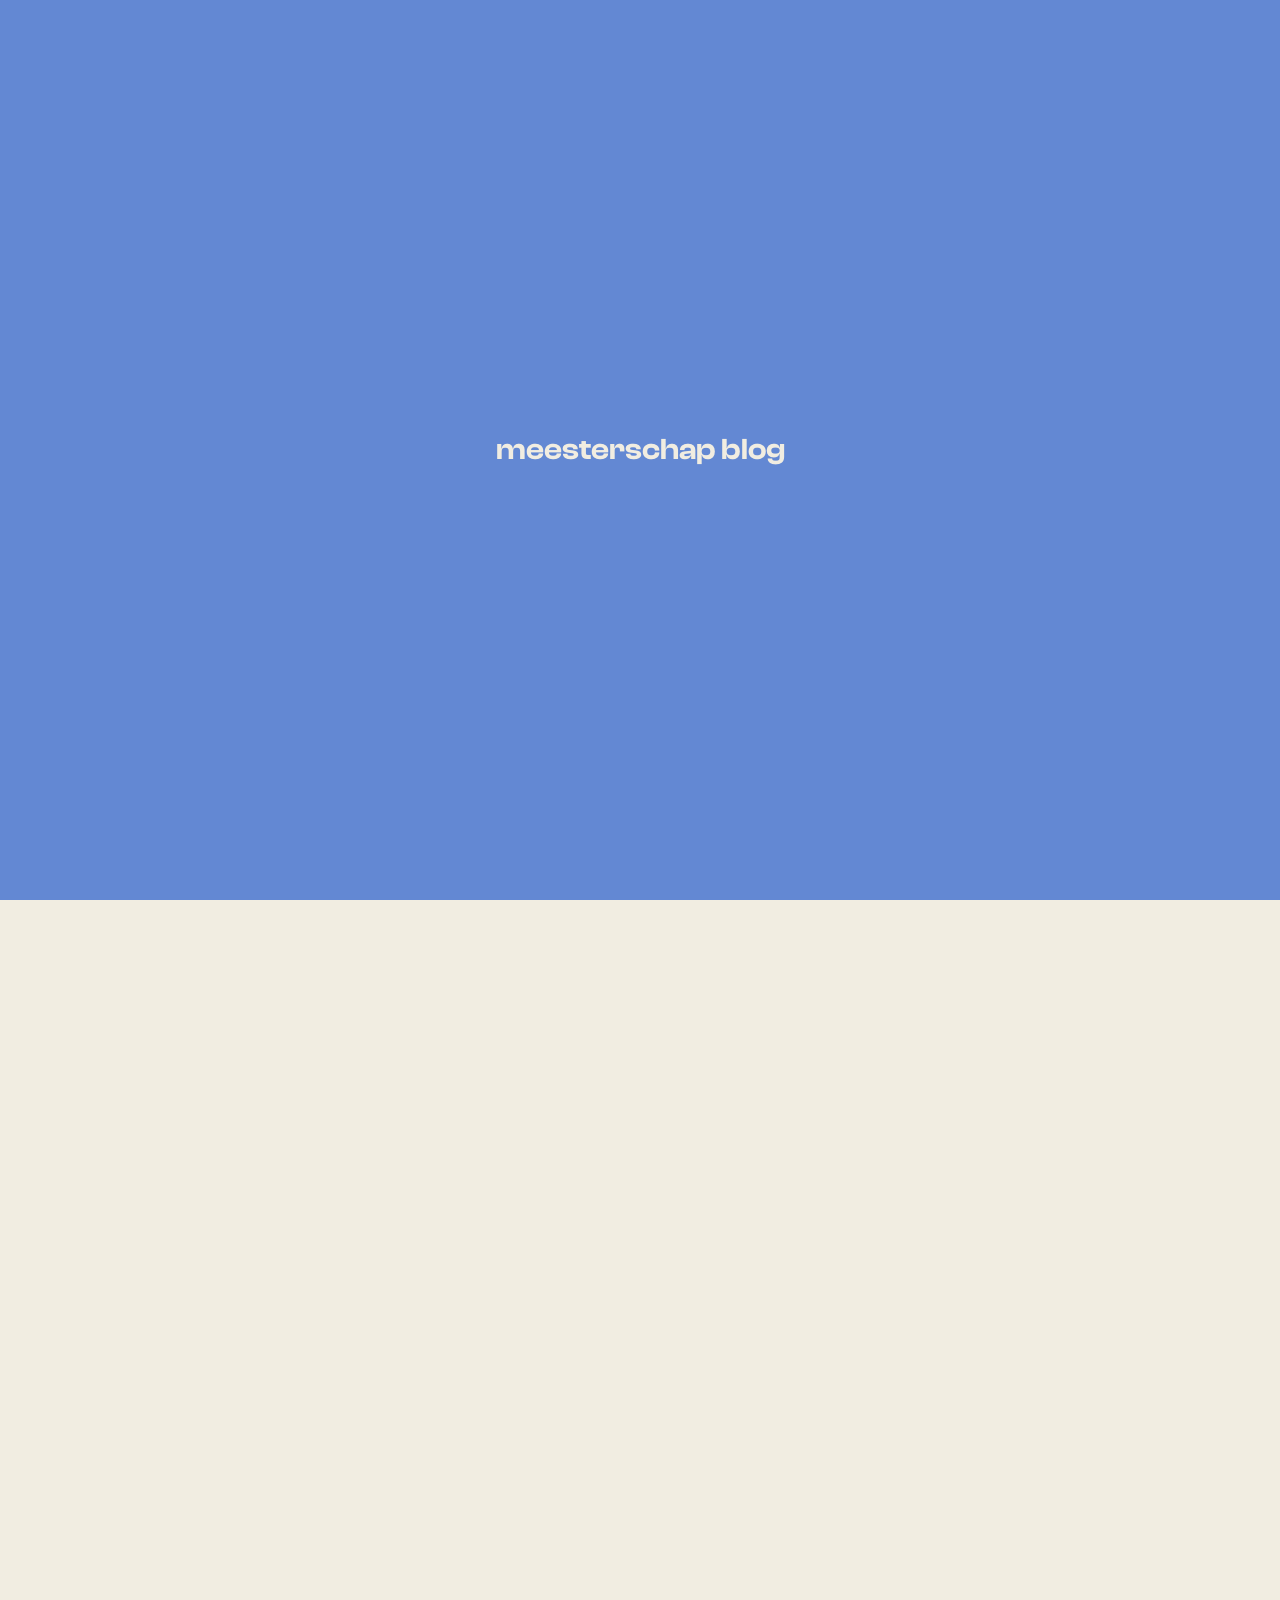
<file: index.html>
<!DOCTYPE html>
<html lang="en">

<head>
    <meta charset="UTF-8">
    <meta name="viewport" content="width=device-width, initial-scale=1.0">
    <title>Blog Kelly Kha</title>
    <link href="styles/style.css" rel="stylesheet">
    <link rel="icon" type="image/png" sizes="32x32" href="images/favicon-32x32.png?v=3">
</head>

<body class="container index has-loader">
    <div class="overlay"></div>
    <header>
        <div>
            <a href="index.html">
                <img class="logo" src="images/logo.png" alt="logo">
            </a>

            <button class="menu">
                <svg xmlns="http://www.w3.org/2000/svg" fill="none" viewBox="0 0 24 24" stroke-width="1.5"
                    stroke="currentColor">
                    <path stroke-linecap="round" stroke-linejoin="round"
                        d="M3.75 6.75h16.5M3.75 12h16.5m-16.5 5.25h16.5" />
                </svg>
            </button>
        </div>


        <nav>
            <ul>
                <li><a class="active" href="index.html">Home</a></li>
                <li><a href="speakers.html">Sprekers</a></li>
                <li><a href="about.html">Over mij</a></li>
                <li><a href="reflection.html">Reflectie</a></li>

                <li>
                    <label for="colorscheme-btn">
                        <input type="checkbox" name="colorscheme-btn">
                        <svg xmlns="http://www.w3.org/2000/svg" fill="none" viewBox="0 0 24 24" stroke-width="1.5"
                            stroke="currentColor" class="size-6">
                            <path stroke-linecap="round" stroke-linejoin="round"
                                d="M21.752 15.002A9.72 9.72 0 0 1 18 15.75c-5.385 0-9.75-4.365-9.75-9.75 0-1.33.266-2.597.748-3.752A9.753 9.753 0 0 0 3 11.25C3 16.635 7.365 21 12.75 21a9.753 9.753 0 0 0 9.002-5.998Z" />
                        </svg>
                    </label>
                </li>
            </ul>
        </nav>

    </header>

    <div class="loading-animation">
        <p>meesterschap blog</p>
    </div>

    <section class="header-container">
        <div>
            <h1>Kelly Kha's</h1>
            <h2>Meesterschap Web Development Blog</h2>
        </div>

        <p>Dit is een blog over mijn voortgang binnen de minor web design & development. <br> Hier deel ik mijn gedachten, ervaringen en inzichten terwijl ik leer en groei als webdeveloper.</p>

        <div class="header-image">
            <img src="images/letter-bg.svg" alt="">

            <img class="item-header" src="images/jerry.png" alt="" data-popup="popup-jerry">
            <img class="item-header" src="images/kel.png" alt="" data-popup="popup-kel">
            <img class="item-header" src="images/bunny.png" alt="" data-popup="popup-bunny">

            <img src="images/letter-fg.svg" alt="">
        </div>

        <!-- Popups -->
        <div class="popup" id="popup-jerry">
            <button class="popup-close">✕</button>
            <h3>Mijn mening uiten in groepsopdrachten</h3>
            <p>Ik wil actiever mijn mening en ideeën uiten tijdens groepsopdrachten. Ik merk dat ik vaak meega met de groep, terwijl ik eigenlijk een ander idee heb. Daardoor draag ik minder bij dan ik zou kunnen. Om hieraan te werken ga ik in elke groepsmeeting minimaal één eigen standpunt of idee uitspreken, ook als ik twijfel of het goed is. Daarna reflecteer ik kort in mijn blog op hoe dat ging.</p>
        </div>

        <div class="popup" id="popup-kel">
            <button class="popup-close">✕</button>
            <h3>Creatiever zijn in mijn ontwerp en code</h3>
            <p>Ik wil bewust creatievere en onverwachtere keuzes maken in mijn werk. Ik merk dat ik snel grijp naar veilige, voorspelbare oplossingen. Bij de meesterproef ga ik daarom één bewuste ontwerpkeuze maken die ik normaal zou vermijden, zoals een onverwachte kleur, een experimentele layout of een animatie. </p>
        </div>

        <div class="popup" id="popup-bunny">
            <button class="popup-close">✕</button>
            <h3>Een nieuwe techniek uitproberen</h3>
            <p>Ik wil voor de meesterproef een techniek of tool uitproberen die ik nog nooit heb gebruikt. Ik merk dat ik blijf hangen in wat ik al ken, terwijl de minor juist het perfecte moment is om te experimenteren zonder dat het meteen perfect hoeft te zijn. Ik ga documenteren wat ik heb geprobeerd, wat werkte en wat niet. Misschien calc of javascript of uniekere animaties.</p>
        </div>
    </section>

    <section class="spreker-content">
        <h1>Sprekers</h1>
        <p>Hier vind je een overzicht van alle sprekers die hebben bijgedragen aan mijn reis binnen de cursus
            Meesterschap Web Development. <br> Elke spreker heeft unieke inzichten, ervaringen en expertise gedeeld die
            mijn begrip van webontwikkeling hebben verrijkt.</p>

        <div class="sprekers-container">
            <div class="sprekers-card-container">
                <div class="sprekers-card">
                    <div class="front">
                        <img src="images/spreker-kilian.png" alt="Kilian Valkhof">
                        <button>
                            <a href="/sprekers/wn-kilian.html">
                                <svg xmlns="http://www.w3.org/2000/svg" fill="none" viewBox="0 0 24 24"
                                    stroke-width="1.5" stroke="currentColor" class="size-6">
                                    <path stroke-linecap="round" stroke-linejoin="round"
                                        d="m4.5 19.5 15-15m0 0H8.25m11.25 0v11.25" />
                                </svg>
                            </a>
                        </button>
                    </div>

                    <div class="back">
                        <h2>Kilian Valkhof</h2>
                        <div class="back-content">
                            <p>Polypane</p>
                            <p>Minder javascript</p>
                        </div>
                        <button>
                            <a href="/sprekers/wn-kilian.html">
                                <svg xmlns="http://www.w3.org/2000/svg" fill="none" viewBox="0 0 24 24"
                                    stroke-width="1.5" stroke="currentColor" class="size-6">
                                    <path stroke-linecap="round" stroke-linejoin="round"
                                        d="m4.5 19.5 15-15m0 0H8.25m11.25 0v11.25" />
                                </svg>
                            </a>
                        </button>
                    </div>

                </div>
            </div>

            <div class="sprekers-card-container">
                <div class="sprekers-card">
                    <div class="front">
                        <img src="images/spreker-peter.png" alt="Peter Paul Koch">
                        <button>
                            <a href="/sprekers/wn-peter.html">
                                <svg xmlns="http://www.w3.org/2000/svg" fill="none" viewBox="0 0 24 24"
                                    stroke-width="1.5" stroke="currentColor" class="size-6">
                                    <path stroke-linecap="round" stroke-linejoin="round"
                                        d="m4.5 19.5 15-15m0 0H8.25m11.25 0v11.25" />
                                </svg>
                            </a>
                        </button>
                    </div>

                    <div class="back">
                        <h2>Peter Paul Koch</h2>
                        <div class="back-content">
                            <p>9ELEMENTS</p>
                            <p>combine fun coding in the workfield</p>
                        </div>
                        <button>
                            <a href="/sprekers/wn-peter.html">
                                <svg xmlns="http://www.w3.org/2000/svg" fill="none" viewBox="0 0 24 24"
                                    stroke-width="1.5" stroke="currentColor" class="size-6">
                                    <path stroke-linecap="round" stroke-linejoin="round"
                                        d="m4.5 19.5 15-15m0 0H8.25m11.25 0v11.25" />
                                </svg>
                            </a>
                        </button>
                    </div>
                    
                </div>
            </div>

            <div class="sprekers-card-container">
                <div class="sprekers-card">
                    <div class="front">
                        <img src="images/spreker-nils.png" alt="Nils Binder">
                        <button>
                            <a href="/sprekers/wn-nils.html">
                                <svg xmlns="http://www.w3.org/2000/svg" fill="none" viewBox="0 0 24 24"
                                    stroke-width="1.5" stroke="currentColor" class="size-6">
                                    <path stroke-linecap="round" stroke-linejoin="round"
                                        d="m4.5 19.5 15-15m0 0H8.25m11.25 0v11.25" />
                                </svg>
                            </a>
                        </button>
                    </div>
                    <div class="back">
                        <h2>Nils binder</h2>
                        <div class="back-content">
                            <p>9ELEMENTS</p>
                            <p>combine fun coding in the workfield</p>
                        </div>
                        <button>
                            <a href="/sprekers/wn-nils.html">
                                <svg xmlns="http://www.w3.org/2000/svg" fill="none" viewBox="0 0 24 24"
                                    stroke-width="1.5" stroke="currentColor" class="size-6">
                                    <path stroke-linecap="round" stroke-linejoin="round"
                                        d="m4.5 19.5 15-15m0 0H8.25m11.25 0v11.25" />
                                </svg>
                            </a>
                        </button>
                    </div>
                </div>
            </div>

            <div class="sprekers-card-container">
                <div class="sprekers-card">
                    <div class="front">
                        <img src="images/spreker-sanne.png" alt="Sanne 't Hooft">
                        <button>
                            <a href="/sprekers/wn-sanne.html">
                                <svg xmlns="http://www.w3.org/2000/svg" fill="none" viewBox="0 0 24 24"
                                    stroke-width="1.5" stroke="currentColor" class="size-6">
                                    <path stroke-linecap="round" stroke-linejoin="round"
                                        d="m4.5 19.5 15-15m0 0H8.25m11.25 0v11.25" />
                                </svg>
                            </a>
                        </button>
                    </div>

                    <div class="back">
                        <h2>Sanne 't Hooft</h2>
                        <div class="back-content">
                            <p>9ELEMENTS</p>
                            <p>combine fun coding in the workfield</p>
                        </div>
                        <button>
                            <a href="/sprekers/wn-sanne.html">
                                <svg xmlns="http://www.w3.org/2000/svg" fill="none" viewBox="0 0 24 24"
                                    stroke-width="1.5" stroke="currentColor" class="size-6">
                                    <path stroke-linecap="round" stroke-linejoin="round"
                                        d="m4.5 19.5 15-15m0 0H8.25m11.25 0v11.25" />
                                </svg>
                            </a>
                        </button>
                    </div>
                    
                </div>
            </div>

            <div class="sprekers-card-container">
                <div class="sprekers-card">
                    <div class="front">
                        <img src="images/spreker-robbert.png" alt="Robbert Broersma">
                        <button>
                            <a href="/sprekers/wn-robbert.html">
                                <svg xmlns="http://www.w3.org/2000/svg" fill="none" viewBox="0 0 24 24"
                                    stroke-width="1.5" stroke="currentColor" class="size-6">
                                    <path stroke-linecap="round" stroke-linejoin="round"
                                        d="m4.5 19.5 15-15m0 0H8.25m11.25 0v11.25" />
                                </svg>
                            </a>
                        </button>
                    </div>
                    <div class="back">
                        <h2>Robbert Broersma</h2>
                        <div class="back-content">
                            <p>NL design system</p>
                            <p>Opbouw van formulier</p>
                        </div>
                        <button>
                            <a href="/sprekers/wn-robbert.html">
                                <svg xmlns="http://www.w3.org/2000/svg" fill="none" viewBox="0 0 24 24"
                                    stroke-width="1.5" stroke="currentColor" class="size-6">
                                    <path stroke-linecap="round" stroke-linejoin="round"
                                        d="m4.5 19.5 15-15m0 0H8.25m11.25 0v11.25" />
                                </svg>
                            </a>
                        </button>
                    </div>
                </div>
            </div>

            <div class="sprekers-card-container">
                <div class="sprekers-card">
                    <div class="front">
                        <img src="images/spreker-rosa.png" alt="Rosa Schuurman">
                        <button>
                            <a href="/sprekers/wn-rosa.html">
                                <svg xmlns="http://www.w3.org/2000/svg" fill="none" viewBox="0 0 24 24"
                                    stroke-width="1.5" stroke="currentColor" class="size-6">
                                    <path stroke-linecap="round" stroke-linejoin="round"
                                        d="m4.5 19.5 15-15m0 0H8.25m11.25 0v11.25" />
                                </svg>
                            </a>
                        </button>
                    </div>
                    <div class="back">
                        <h2>Rosa Schuurman</h2>
                        <div class="back-content">
                            <p>travelling server</p>
                            <p>planned obsolescence</p>
                        </div>
                        <button>
                            <a href="/sprekers/wn-rosa.html">
                                <svg xmlns="http://www.w3.org/2000/svg" fill="none" viewBox="0 0 24 24"
                                    stroke-width="1.5" stroke="currentColor" class="size-6">
                                    <path stroke-linecap="round" stroke-linejoin="round"
                                        d="m4.5 19.5 15-15m0 0H8.25m11.25 0v11.25" />
                                </svg>
                            </a>
                        </button>
                    </div>
                </div>
            </div>

            <div class="sprekers-card-container">
                <div class="sprekers-card">
                    <div class="front">
                        <img src="images/spreker-johan.png" alt="johan huijkman">
                        <button>
                            <a href="/sprekers/wn-johan.html">
                                <svg xmlns="http://www.w3.org/2000/svg" fill="none" viewBox="0 0 24 24"
                                    stroke-width="1.5" stroke="currentColor" class="size-6">
                                    <path stroke-linecap="round" stroke-linejoin="round"
                                        d="m4.5 19.5 15-15m0 0H8.25m11.25 0v11.25" />
                                </svg>
                            </a>
                        </button>
                    </div>
                    <div class="back">
                        <h2>johan huijkman</h2>
                        <div class="back-content">
                            <p>accessibility</p>
                        </div>
                        <button>
                            <a href="/sprekers/wn-johan.html">
                                <svg xmlns="http://www.w3.org/2000/svg" fill="none" viewBox="0 0 24 24"
                                    stroke-width="1.5" stroke="currentColor" class="size-6">
                                    <path stroke-linecap="round" stroke-linejoin="round"
                                        d="m4.5 19.5 15-15m0 0H8.25m11.25 0v11.25" />
                                </svg>
                            </a>
                        </button>
                    </div>
                </div>
            </div>
        </div>
    </section>

    <!-- <section class="vakken-content-wrapper">
        <div class="vakken-content">    
            <a href="/vakken/sprint-0" class="vak-link">
                <article class="vak-sprint-0">
                    <img src="images/vak-1.png" alt="Sprint 0">

                    <div>
                        <h2>Sprint 0</h2>
                        <p>In sprint 0 heb ik kennis gemaakt met de basis van web development, zoals HTML, CSS en JavaScript. Ik heb geleerd hoe ik een eenvoudige webpagina kan maken en deze kan stylen met CSS. Daarnaast heb ik ook wat basis JavaScript geleerd om interactiviteit toe te voegen aan mijn webpagina's.</p>
                    </div>
                    
                    <button>Lees meer</button>
                </article>
            </a>

            <a href="/vakken/css" class="vak-link">
                <article class="vak-css">
                    <img src="images/vak-1.png" alt="CSS">

                    <div>
                        <h2>CSS</h2>
                        <p>In sprint 0 heb ik kennis gemaakt met de basis van web development, zoals HTML, CSS en JavaScript. Ik heb geleerd hoe ik een eenvoudige webpagina kan maken en deze kan stylen met CSS. Daarnaast heb ik ook wat basis JavaScript geleerd om interactiviteit toe te voegen aan mijn webpagina's.</p>
                    </div>
                    <button>Lees meer</button>
                </article>
            </a>

            <a href="/vakken/browser-tech" class="vak-link">
                <article class="vak-browser-tech">
                    <img src="images/vak-1.png" alt="Browser Tech">

                    <div>
                        <h2>Browser Tech</h2>
                        <p>In sprint 0 heb ik kennis gemaakt met de basis van web development, zoals HTML, CSS en JavaScript. Ik heb geleerd hoe ik een eenvoudige webpagina kan maken en deze kan stylen met CSS. Daarnaast heb ik ook wat basis JavaScript geleerd om interactiviteit toe te voegen aan mijn webpagina's.</p>
                    </div>
                    <button>Lees meer</button>
                </article>
            </a>
        </div>
    </section> -->

    <section class="wrapper-vakken">
        <div class="vakken-title">
            <h2>Vakken</h2>
            <a href="/vakken/vakken.html">bekijk alle vakken</a>
        </div>

        <div class="vakken-container">
            <a href="https://kellyk15.github.io/web-dd-kelly/" target="_blank">
                <div class="vak">
                    <div class="vak-text">
                        <div class="vak-gradient"></div>
                        <h3>Sprint 0</h3>
                        <p>het begin van deze minor</p>
                    </div>
                </div>
            </a>

            <a href="https://kellyk15.github.io/web-dd-css-to-the-rescue/" target="_blank">
                <div class="vak" id="vak-2">
                    <div class="vak-text">
                        <div class="vak-gradient"></div>
                        <h3>CSS</h3>
                        <p>css to the resue</p>
                    </div>
                </div>
            </a>

            <a href="https://kellyk15.github.io/web-dd-bt-kelly/" target="_blank">
                <div class="vak" id="vak-3">
                    <div class="vak-text">
                        <div class="vak-gradient"></div>
                        <h3>Browser Tech</h3>
                        <p>hoe werkt een form nou eigenlijk?</p>
                    </div>
                </div>
            </a>
        </div>
    </section>


    <footer>
        <p>© 2026 Kelly Kha. Alle rechten voorbehouden.</p>
    </footer>
    <script src="script/script.js"></script>
</body>

</html>
</file>
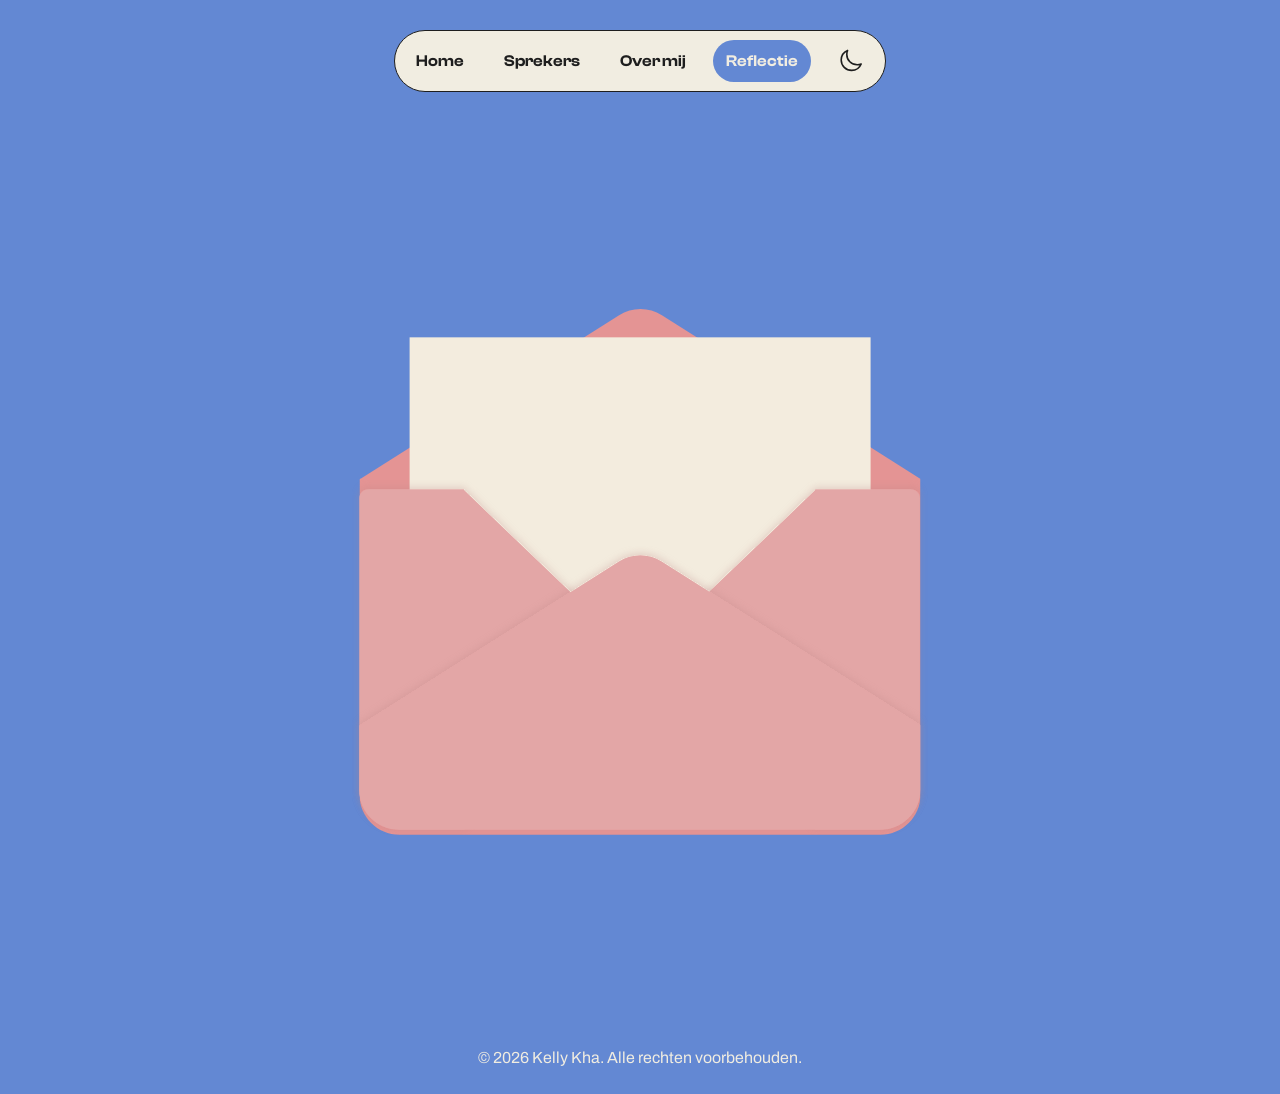
<file: reflection.html>
<!DOCTYPE html>
<html lang="en">

<head>
    <meta charset="UTF-8">
    <meta name="viewport" content="width=device-width, initial-scale=1.0">
    <title>Blog Kelly Kha</title>
    <link href="styles/style.css" rel="stylesheet">
    <link rel="icon" type="image/png" sizes="32x32" href="images/favicon-32x32.png?v=3">
</head>

<body class="container reflection-page">
    <div class="overlay"></div>
    <header>
        <div>
            <a href="index.html">
                <img class="logo" src="images/logo.png" alt="logo">
            </a>

            <button class="menu">
                <svg xmlns="http://www.w3.org/2000/svg" fill="none" viewBox="0 0 24 24" stroke-width="1.5"
                    stroke="currentColor">
                    <path stroke-linecap="round" stroke-linejoin="round"
                        d="M3.75 6.75h16.5M3.75 12h16.5m-16.5 5.25h16.5" />
                </svg>
            </button>
        </div>


        <nav>
            <ul>
                <li><a href="index.html">Home</a></li>
                <li><a href="speakers.html">Sprekers</a></li>
                <li><a href="about.html">Over mij</a></li>
                <li><a class="active" href="reflection.html">Reflectie</a></li>

                <li>
                    <label for="colorscheme-btn">
                        <input type="checkbox" name="colorscheme-btn">
                        <svg xmlns="http://www.w3.org/2000/svg" fill="none" viewBox="0 0 24 24" stroke-width="1.5"
                            stroke="currentColor" class="size-6">
                            <path stroke-linecap="round" stroke-linejoin="round"
                                d="M21.752 15.002A9.72 9.72 0 0 1 18 15.75c-5.385 0-9.75-4.365-9.75-9.75 0-1.33.266-2.597.748-3.752A9.753 9.753 0 0 0 3 11.25C3 16.635 7.365 21 12.75 21a9.753 9.753 0 0 0 9.002-5.998Z" />
                        </svg>
                    </label>
                </li>
            </ul>
        </nav>
    </header>
    
    <div class="popup" id="popup-letter">
        <button class="popup-close">✕</button>
        <h3>Reflectie</h3>
        <p>De afgelopen periode heb ik gewerkt aan drie leerdoelen: animaties met CSS, nettere code schrijven en theming met aandacht voor toegankelijkheid. Als ik terugkijk, valt het me op dat animaties beter ging dan ik van tevoren had verwacht. Dit heb ik tijdens css to the rescue wel echt heel erg moeten inzetten en ik vond het in het begin echt heel erg lastig, want ik wist gewoon niet waar ik moest beginnen. Ik ben wel blij met wat mij uiteindelijk is gelukt om te doen, maar er zijn nog heel veel dingen die ik qua css animaties wil uitproberen.</p>

        <p>
            Iets waar ik echt trots op ben is dat ik nieuwe CSS-technieken heb geleerd die ik daarvoor nooit had gebruikt, zoals CSS nesting en @layer. Dat voelt als een echte stap vooruit, omdat ik merk dat mijn code daar overzichtelijker van wordt. Ook al is het nog wel een work in progress om mijn code netjes te houden. Ook ben ik meer comments gaan gebruiken waardoor ik makkelijk kan teruglezen en vinden.
        </p>

        <p>
            Theming en toegankelijkheid vind ik nog steeds lastig. Light en dark mode, kleurkeuzes voor voldoende contrast en reduced motion zijn dingen waar ik bewust mee bezig wil zijn, maar het voelt nog niet als iets wat ik automatisch meeneem. Light en dark mode lukt mij wel, maar het is toch wel een puntje voor mij dat ik meer moet opletten met toegankelijkheid. Bij HCD en BT heb ik wel echt mijn best gedaan om daar mijn focus op te leggen en wil dit graag meer automatisme maken.  
        </p>
    </div>

    <main>
        <div class="wrapper-reflection-letter">
            <svg width="561" height="526" viewBox="0 0 561 526" fill="none" xmlns="http://www.w3.org/2000/svg">
                <path d="M561 485.665C561 507.756 543.091 525.665 521 525.665H40C17.9086 525.665 0 507.756 0 485.665V170.652C0 170.107 0.442033 169.665 0.987308 169.665C1.17422 169.665 1.35728 169.612 1.51523 169.512L259.612 6.19849C272.673 -2.06616 289.327 -2.06617 302.388 6.19849L560.675 169.632C560.709 169.653 560.748 169.665 560.788 169.665C560.905 169.665 561 169.76 561 169.877V485.665Z" fill="#E49494"/>
            </svg>
            
            <img src="images/reflection-letter.png" id="svg-letter" data-popup="popup-letter" alt="">

            <svg width="576" height="355" viewBox="0 0 576 355" fill="none" xmlns="http://www.w3.org/2000/svg">
            <g filter="url(#filter0_d_0_1)">
            <path d="M112.405 348.714C112.338 348.778 112.3 348.867 112.3 348.96C112.3 349.148 112.148 349.301 111.959 349.301L46.3003 349.301C24.7612 349.301 7.30028 331.839 7.30028 310.3L7.30029 18.3009C7.30029 13.3304 11.3297 9.30098 16.3002 9.30093L111.534 9.30005C111.957 9.30004 112.3 9.64292 112.3 10.0659C112.3 10.2747 112.386 10.4745 112.536 10.619L282.18 173.104C285.88 176.648 285.88 182.56 282.18 186.103L112.405 348.714Z" fill="#E3A6A6"/>
            </g>
            <g filter="url(#filter1_d_0_1)">
            <path d="M462.85 348.715C462.917 348.779 462.955 348.868 462.955 348.961C462.955 349.149 463.107 349.302 463.296 349.302L528.955 349.302C550.494 349.302 567.955 331.84 567.955 310.301L567.955 18.3019C567.955 13.3314 563.925 9.30195 558.955 9.3019L463.721 9.30102C463.298 9.30101 462.955 9.64389 462.955 10.0669C462.955 10.2757 462.869 10.4755 462.719 10.6199L293.075 173.105C289.375 176.649 289.375 182.561 293.075 186.104L462.85 348.715Z" fill="#E3A6A6"/>
            </g>
            <g filter="url(#filter2_d_0_1)">
            <path d="M567.347 244.535C567.447 244.598 567.562 244.631 567.679 244.631C568.022 244.631 568.3 244.909 568.3 245.252V309.631C568.3 331.722 550.391 349.631 528.3 349.631H47.3C25.2086 349.631 7.30005 331.722 7.30005 309.631V246.027C7.30005 245.256 7.92513 244.631 8.69621 244.631C8.96052 244.631 9.2194 244.556 9.44275 244.415L266.912 81.4985C279.973 73.2339 296.627 73.2339 309.688 81.4985L567.347 244.535Z" fill="#E3A6A6"/>
            </g>
            <defs>
            <filter id="filter0_d_0_1" x="0.000292778" y="4.86374e-05" width="292.255" height="354.601" filterUnits="userSpaceOnUse" color-interpolation-filters="sRGB">
            <feFlood flood-opacity="0" result="BackgroundImageFix"/>
            <feColorMatrix in="SourceAlpha" type="matrix" values="0 0 0 0 0 0 0 0 0 0 0 0 0 0 0 0 0 0 127 0" result="hardAlpha"/>
            <feOffset dy="-2"/>
            <feGaussianBlur stdDeviation="3.65"/>
            <feComposite in2="hardAlpha" operator="out"/>
            <feColorMatrix type="matrix" values="0 0 0 0 0.726923 0 0 0 0 0.510943 0 0 0 0 0.510943 0 0 0 0.27 0"/>
            <feBlend mode="normal" in2="BackgroundImageFix" result="effect1_dropShadow_0_1"/>
            <feBlend mode="normal" in="SourceGraphic" in2="effect1_dropShadow_0_1" result="shape"/>
            </filter>
            <filter id="filter1_d_0_1" x="283" y="0.0010252" width="292.255" height="354.601" filterUnits="userSpaceOnUse" color-interpolation-filters="sRGB">
            <feFlood flood-opacity="0" result="BackgroundImageFix"/>
            <feColorMatrix in="SourceAlpha" type="matrix" values="0 0 0 0 0 0 0 0 0 0 0 0 0 0 0 0 0 0 127 0" result="hardAlpha"/>
            <feOffset dy="-2"/>
            <feGaussianBlur stdDeviation="3.65"/>
            <feComposite in2="hardAlpha" operator="out"/>
            <feColorMatrix type="matrix" values="0 0 0 0 0.726923 0 0 0 0 0.510943 0 0 0 0 0.510943 0 0 0 0.27 0"/>
            <feBlend mode="normal" in2="BackgroundImageFix" result="effect1_dropShadow_0_1"/>
            <feBlend mode="normal" in="SourceGraphic" in2="effect1_dropShadow_0_1" result="shape"/>
            </filter>
            <filter id="filter2_d_0_1" x="4.86374e-05" y="66" width="575.6" height="288.931" filterUnits="userSpaceOnUse" color-interpolation-filters="sRGB">
            <feFlood flood-opacity="0" result="BackgroundImageFix"/>
            <feColorMatrix in="SourceAlpha" type="matrix" values="0 0 0 0 0 0 0 0 0 0 0 0 0 0 0 0 0 0 127 0" result="hardAlpha"/>
            <feOffset dy="-2"/>
            <feGaussianBlur stdDeviation="3.65"/>
            <feComposite in2="hardAlpha" operator="out"/>
            <feColorMatrix type="matrix" values="0 0 0 0 0.726923 0 0 0 0 0.510943 0 0 0 0 0.510943 0 0 0 0.27 0"/>
            <feBlend mode="normal" in2="BackgroundImageFix" result="effect1_dropShadow_0_1"/>
            <feBlend mode="normal" in="SourceGraphic" in2="effect1_dropShadow_0_1" result="shape"/>
            </filter>
            </defs>
            </svg>
        </div>
    </main>


    <footer>
        <p>© 2026 Kelly Kha. Alle rechten voorbehouden.</p>
    </footer>
    <script src="script/script.js"></script>
</body>

</html>
</file>
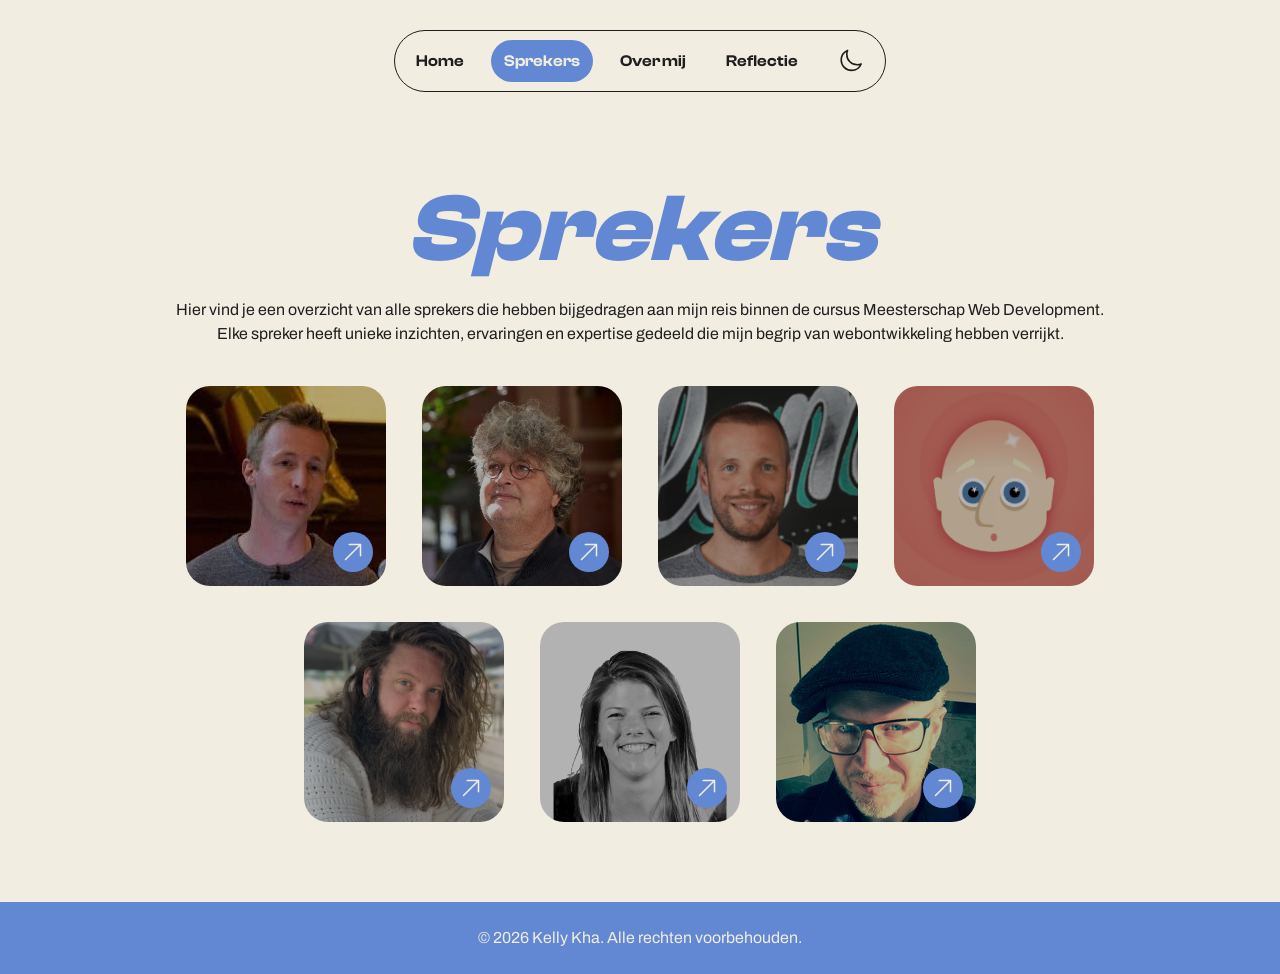
<file: speakers.html>
<!DOCTYPE html>
<html lang="en">
<head>
    <meta charset="UTF-8">
    <meta name="viewport" content="width=device-width, initial-scale=1.0">
    <title>Blog Kelly Kha</title>
    <link href="styles/style.css" rel="stylesheet">
    <link rel="icon" type="image/png" sizes="32x32" href="images/favicon-32x32.png?v=3">
</head>

<body class="container speakers">
    <header>
        <div>
            <a href="index.html">
                <img class="logo" src="images/logo.png" alt="logo">
            </a>

            <button class="menu">
                <svg xmlns="http://www.w3.org/2000/svg" fill="none" viewBox="0 0 24 24" stroke-width="1.5" stroke="currentColor">
                    <path stroke-linecap="round" stroke-linejoin="round" d="M3.75 6.75h16.5M3.75 12h16.5m-16.5 5.25h16.5" />
                </svg>
            </button>
        </div>


        <nav>
            <ul>
                <li><a href="index.html">Home</a></li>
                <li><a class="active" href="speakers.html">Sprekers</a></li>
                <li><a href="about.html">Over mij</a></li>
                <li><a href="reflection.html">Reflectie</a></li>

                <li>
                    <label for="colorscheme-btn">
                    <input type="checkbox" name="colorscheme-btn">
                    <svg xmlns="http://www.w3.org/2000/svg" fill="none" viewBox="0 0 24 24" stroke-width="1.5" stroke="currentColor" class="size-6">
                    <path stroke-linecap="round" stroke-linejoin="round" d="M21.752 15.002A9.72 9.72 0 0 1 18 15.75c-5.385 0-9.75-4.365-9.75-9.75 0-1.33.266-2.597.748-3.752A9.753 9.753 0 0 0 3 11.25C3 16.635 7.365 21 12.75 21a9.753 9.753 0 0 0 9.002-5.998Z" />
                    </svg>
                </label>
                </li>
            </ul>  
        </nav>
    </header>

    <section class="spreker-content">
        <h1>Sprekers</h1>
        <p>Hier vind je een overzicht van alle sprekers die hebben bijgedragen aan mijn reis binnen de cursus
            Meesterschap Web Development. <br> Elke spreker heeft unieke inzichten, ervaringen en expertise gedeeld die
            mijn begrip van webontwikkeling hebben verrijkt.</p>

        <div class="sprekers-container">
            <div class="sprekers-card-container">
                <div class="sprekers-card">
                    <div class="front">
                        <img src="images/spreker-kilian.png" alt="Kilian Valkhof">
                        <button>
                            <a href="/sprekers/wn-kilian.html">
                                <svg xmlns="http://www.w3.org/2000/svg" fill="none" viewBox="0 0 24 24"
                                    stroke-width="1.5" stroke="currentColor" class="size-6">
                                    <path stroke-linecap="round" stroke-linejoin="round"
                                        d="m4.5 19.5 15-15m0 0H8.25m11.25 0v11.25" />
                                </svg>
                            </a>
                        </button>
                    </div>

                    <div class="back">
                        <h2>Kilian Valkhof</h2>
                        <div class="back-content">
                            <p>Polypane</p>
                            <p>Minder javascript</p>
                        </div>
                        <button>
                            <a href="/sprekers/wn-kilian.html">
                                <svg xmlns="http://www.w3.org/2000/svg" fill="none" viewBox="0 0 24 24"
                                    stroke-width="1.5" stroke="currentColor" class="size-6">
                                    <path stroke-linecap="round" stroke-linejoin="round"
                                        d="m4.5 19.5 15-15m0 0H8.25m11.25 0v11.25" />
                                </svg>
                            </a>
                        </button>
                    </div>

                </div>
            </div>

            <div class="sprekers-card-container">
                <div class="sprekers-card">
                    <div class="front">
                        <img src="images/spreker-peter.png" alt="Peter Paul Koch">
                        <button>
                            <a href="/sprekers/wn-peter.html">
                                <svg xmlns="http://www.w3.org/2000/svg" fill="none" viewBox="0 0 24 24"
                                    stroke-width="1.5" stroke="currentColor" class="size-6">
                                    <path stroke-linecap="round" stroke-linejoin="round"
                                        d="m4.5 19.5 15-15m0 0H8.25m11.25 0v11.25" />
                                </svg>
                            </a>
                        </button>
                    </div>

                    <div class="back">
                        <h2>Peter Paul Koch</h2>
                        <div class="back-content">
                            <p>9ELEMENTS</p>
                            <p>combine fun coding in the workfield</p>
                        </div>
                        <button>
                            <a href="/sprekers/wn-peter.html">
                                <svg xmlns="http://www.w3.org/2000/svg" fill="none" viewBox="0 0 24 24"
                                    stroke-width="1.5" stroke="currentColor" class="size-6">
                                    <path stroke-linecap="round" stroke-linejoin="round"
                                        d="m4.5 19.5 15-15m0 0H8.25m11.25 0v11.25" />
                                </svg>
                            </a>
                        </button>
                    </div>
                    
                </div>
            </div>

            <div class="sprekers-card-container">
                <div class="sprekers-card">
                    <div class="front">
                        <img src="images/spreker-nils.png" alt="Nils Binder">
                        <button>
                            <a href="/sprekers/wn-nils.html">
                                <svg xmlns="http://www.w3.org/2000/svg" fill="none" viewBox="0 0 24 24"
                                    stroke-width="1.5" stroke="currentColor" class="size-6">
                                    <path stroke-linecap="round" stroke-linejoin="round"
                                        d="m4.5 19.5 15-15m0 0H8.25m11.25 0v11.25" />
                                </svg>
                            </a>
                        </button>
                    </div>
                    <div class="back">
                        <h2>Nils binder</h2>
                        <div class="back-content">
                            <p>9ELEMENTS</p>
                            <p>combine fun coding in the workfield</p>
                        </div>
                        <button>
                            <a href="/sprekers/wn-nils.html">
                                <svg xmlns="http://www.w3.org/2000/svg" fill="none" viewBox="0 0 24 24"
                                    stroke-width="1.5" stroke="currentColor" class="size-6">
                                    <path stroke-linecap="round" stroke-linejoin="round"
                                        d="m4.5 19.5 15-15m0 0H8.25m11.25 0v11.25" />
                                </svg>
                            </a>
                        </button>
                    </div>
                </div>
            </div>

            <div class="sprekers-card-container">
                <div class="sprekers-card">
                    <div class="front">
                        <img src="images/spreker-sanne.png" alt="Sanne 't Hooft">
                        <button>
                            <a href="/sprekers/wn-sanne.html">
                                <svg xmlns="http://www.w3.org/2000/svg" fill="none" viewBox="0 0 24 24"
                                    stroke-width="1.5" stroke="currentColor" class="size-6">
                                    <path stroke-linecap="round" stroke-linejoin="round"
                                        d="m4.5 19.5 15-15m0 0H8.25m11.25 0v11.25" />
                                </svg>
                            </a>
                        </button>
                    </div>

                    <div class="back">
                        <h2>Sanne 't Hooft</h2>
                        <div class="back-content">
                            <p>9ELEMENTS</p>
                            <p>combine fun coding in the workfield</p>
                        </div>
                        <button>
                            <a href="/sprekers/wn-sanne.html">
                                <svg xmlns="http://www.w3.org/2000/svg" fill="none" viewBox="0 0 24 24"
                                    stroke-width="1.5" stroke="currentColor" class="size-6">
                                    <path stroke-linecap="round" stroke-linejoin="round"
                                        d="m4.5 19.5 15-15m0 0H8.25m11.25 0v11.25" />
                                </svg>
                            </a>
                        </button>
                    </div>
                    
                </div>
            </div>

            <div class="sprekers-card-container">
                <div class="sprekers-card">
                    <div class="front">
                        <img src="images/spreker-robbert.png" alt="Robbert Broersma">
                        <button>
                            <a href="/sprekers/wn-robbert.html">
                                <svg xmlns="http://www.w3.org/2000/svg" fill="none" viewBox="0 0 24 24"
                                    stroke-width="1.5" stroke="currentColor" class="size-6">
                                    <path stroke-linecap="round" stroke-linejoin="round"
                                        d="m4.5 19.5 15-15m0 0H8.25m11.25 0v11.25" />
                                </svg>
                            </a>
                        </button>
                    </div>
                    <div class="back">
                        <h2>Robbert Broersma</h2>
                        <div class="back-content">
                            <p>NL design system</p>
                            <p>Opbouw van formulier</p>
                        </div>
                        <button>
                            <a href="/sprekers/wn-robbert.html">
                                <svg xmlns="http://www.w3.org/2000/svg" fill="none" viewBox="0 0 24 24"
                                    stroke-width="1.5" stroke="currentColor" class="size-6">
                                    <path stroke-linecap="round" stroke-linejoin="round"
                                        d="m4.5 19.5 15-15m0 0H8.25m11.25 0v11.25" />
                                </svg>
                            </a>
                        </button>
                    </div>
                </div>
            </div>

            <div class="sprekers-card-container">
                <div class="sprekers-card">
                    <div class="front">
                        <img src="images/spreker-rosa.png" alt="Rosa Schuurman">
                        <button>
                            <a href="/sprekers/wn-rosa.html">
                                <svg xmlns="http://www.w3.org/2000/svg" fill="none" viewBox="0 0 24 24"
                                    stroke-width="1.5" stroke="currentColor" class="size-6">
                                    <path stroke-linecap="round" stroke-linejoin="round"
                                        d="m4.5 19.5 15-15m0 0H8.25m11.25 0v11.25" />
                                </svg>
                            </a>
                        </button>
                    </div>
                    <div class="back">
                        <h2>Rosa Schuurman</h2>
                        <div class="back-content">
                            <p>travelling server</p>
                            <p>planned obsolescence</p>
                        </div>
                        <button>
                            <a href="/sprekers/wn-rosa.html">
                                <svg xmlns="http://www.w3.org/2000/svg" fill="none" viewBox="0 0 24 24"
                                    stroke-width="1.5" stroke="currentColor" class="size-6">
                                    <path stroke-linecap="round" stroke-linejoin="round"
                                        d="m4.5 19.5 15-15m0 0H8.25m11.25 0v11.25" />
                                </svg>
                            </a>
                        </button>
                    </div>
                </div>
            </div>

            <div class="sprekers-card-container">
                <div class="sprekers-card">
                    <div class="front">
                        <img src="images/spreker-johan.png" alt="johan huijkman">
                        <button>
                            <a href="/sprekers/wn-johan.html">
                                <svg xmlns="http://www.w3.org/2000/svg" fill="none" viewBox="0 0 24 24"
                                    stroke-width="1.5" stroke="currentColor" class="size-6">
                                    <path stroke-linecap="round" stroke-linejoin="round"
                                        d="m4.5 19.5 15-15m0 0H8.25m11.25 0v11.25" />
                                </svg>
                            </a>
                        </button>
                    </div>
                    <div class="back">
                        <h2>johan huijkman</h2>
                        <div class="back-content">
                            <p>accessibility</p>
                        </div>
                        <button>
                            <a href="/sprekers/wn-johan.html">
                                <svg xmlns="http://www.w3.org/2000/svg" fill="none" viewBox="0 0 24 24"
                                    stroke-width="1.5" stroke="currentColor" class="size-6">
                                    <path stroke-linecap="round" stroke-linejoin="round"
                                        d="m4.5 19.5 15-15m0 0H8.25m11.25 0v11.25" />
                                </svg>
                            </a>
                        </button>
                    </div>
                </div>
            </div>
        </div>
    </section>
   

    <footer>
        <p>© 2026 Kelly Kha. Alle rechten voorbehouden.</p>
    </footer>

    <script src="script/script.js"></script>
</body>
</html>
</file>
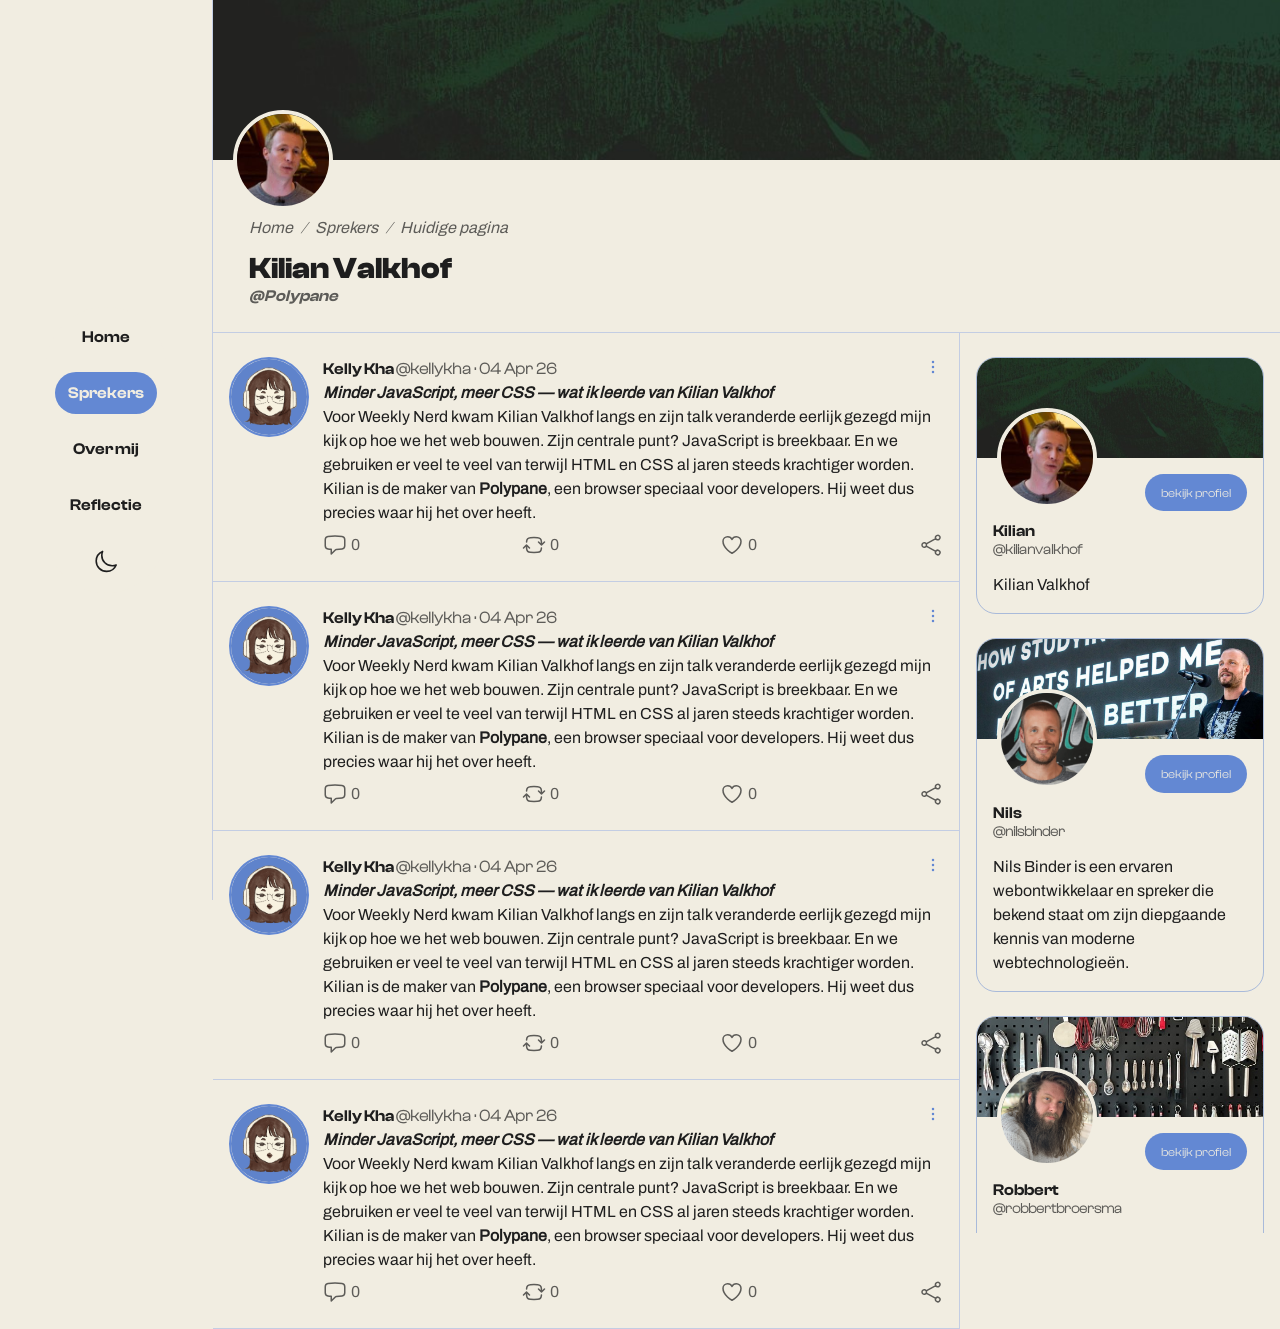
<file: wn-kilian.html>
<!DOCTYPE html>
<html lang="en">
<head>
    <meta charset="UTF-8">
    <meta name="viewport" content="width=device-width, initial-scale=1.0">
    <title>Blog Kelly Kha</title>
    <link href="styles/style.css" rel="stylesheet">
    <link rel="icon" type="image/png" sizes="32x32" href="images/favicon-32x32.png?v=3">
</head>

<body class="container speakers twitterstyle">
    <header>
        <div>
            <a href="index.html">
                <img class="logo" src="images/logo.png" alt="logo">
            </a>

            <button class="menu">
                <svg xmlns="http://www.w3.org/2000/svg" fill="none" viewBox="0 0 24 24" stroke-width="1.5" stroke="currentColor">
                    <path stroke-linecap="round" stroke-linejoin="round" d="M3.75 6.75h16.5M3.75 12h16.5m-16.5 5.25h16.5" />
                </svg>
            </button>
        </div>


        <nav>
            <ul>
                <li><a href="index.html">Home</a></li>
                <li><a class="active" href="speakers.html">Sprekers</a></li>
                <li><a href="about.html">Over mij</a></li>
                <li><a href="reflection.html">Reflectie</a></li>

                <li>
                    <label for="colorscheme-btn">
                    <input type="checkbox" name="colorscheme-btn">
                    <svg xmlns="http://www.w3.org/2000/svg" fill="none" viewBox="0 0 24 24" stroke-width="1.5" stroke="currentColor" class="size-6">
                    <path stroke-linecap="round" stroke-linejoin="round" d="M21.752 15.002A9.72 9.72 0 0 1 18 15.75c-5.385 0-9.75-4.365-9.75-9.75 0-1.33.266-2.597.748-3.752A9.753 9.753 0 0 0 3 11.25C3 16.635 7.365 21 12.75 21a9.753 9.753 0 0 0 9.002-5.998Z" />
                    </svg>
                </label>
                </li>
            </ul>  
        </nav>
    </header>

    <section class="spreker-intro">
        <div class="banner">
            <div class="banner-img-container">
                <img class="banner-image" src="images/spreker-kilian-header.png" alt="Kilian Valkhof">
            </div>
            <div class="banner-photo">
                <img src="images/spreker-kilian.png" alt="Kilian Valkhof">
            </div>
        </div>

        <div class="banner-content">
            <nav class="breadcrumbs" aria-label="breadcrumb">
                <ol class="breadcrumb">
                    <li><a href="/">Home</a></li> /
                    <li><a href="/speakers.html">Sprekers</a></li> /
                    <li><a href="#">Huidige pagina</a></li>
                </ol>
            </nav>
            <div>
                <h1>Kilian Valkhof</h1>
                <p class="banner-username">@Polypane</p>
            </div>
        </div>

        <div class="tab-nav">
            <button class="tab-btn active" data-tab="posts">Mijn posts</button>
            <button class="tab-btn" data-tab="speakers">Andere sprekers</button>
        </div>
    </section>

    <section class="tab-content" id="posts">
        <div class="content-post-container">
            <div class="post-profile-pic">
                <img src="images/profile-pic.png" alt="">
            </div>

            <div class="content-post">
                <div class="content-post-username">
                    <h2>Kelly Kha <span>@kellykha · 04 Apr 26</span></h2>
                    <svg xmlns="http://www.w3.org/2000/svg" fill="none" viewBox="0 0 24 24" stroke-width="1.5" stroke="currentColor" class="size-6">
                    <path stroke-linecap="round" stroke-linejoin="round" d="M12 6.75a.75.75 0 1 1 0-1.5.75.75 0 0 1 0 1.5ZM12 12.75a.75.75 0 1 1 0-1.5.75.75 0 0 1 0 1.5ZM12 18.75a.75.75 0 1 1 0-1.5.75.75 0 0 1 0 1.5Z" />
                    </svg>

                </div>

                <div class="content-post-text">
                    <p><em><strong>Minder JavaScript, meer CSS — wat ik leerde van Kilian Valkhof</strong></em></p>
                    <p>
                    Voor Weekly Nerd kwam Kilian Valkhof langs en zijn talk veranderde eerlijk gezegd mijn kijk op hoe we het web bouwen. Zijn centrale punt? JavaScript is breekbaar. En we gebruiken er veel te veel van terwijl HTML en CSS al jaren steeds krachtiger worden.
                    Kilian is de maker van <strong>Polypane</strong>, een browser speciaal voor developers. Hij weet dus precies waar hij het over heeft.</p>
                </div>

                <div class="content-post-interactions">
                    <div>
                        <svg xmlns="http://www.w3.org/2000/svg" fill="none" viewBox="0 0 24 24" stroke-width="1.5" stroke="currentColor" class="size-6">
                        <path stroke-linecap="round" stroke-linejoin="round" d="M2.25 12.76c0 1.6 1.123 2.994 2.707 3.227 1.087.16 2.185.283 3.293.369V21l4.076-4.076a1.526 1.526 0 0 1 1.037-.443 48.282 48.282 0 0 0 5.68-.494c1.584-.233 2.707-1.626 2.707-3.228V6.741c0-1.602-1.123-2.995-2.707-3.228A48.394 48.394 0 0 0 12 3c-2.392 0-4.744.175-7.043.513C3.373 3.746 2.25 5.14 2.25 6.741v6.018Z" />
                        </svg> <p>0</p>
                    </div>

                    <div>
                        <svg xmlns="http://www.w3.org/2000/svg" fill="none" viewBox="0 0 24 24" stroke-width="1.5" stroke="currentColor" class="size-6">
                        <path stroke-linecap="round" stroke-linejoin="round" d="M19.5 12c0-1.232-.046-2.453-.138-3.662a4.006 4.006 0 0 0-3.7-3.7 48.678 48.678 0 0 0-7.324 0 4.006 4.006 0 0 0-3.7 3.7c-.017.22-.032.441-.046.662M19.5 12l3-3m-3 3-3-3m-12 3c0 1.232.046 2.453.138 3.662a4.006 4.006 0 0 0 3.7 3.7 48.656 48.656 0 0 0 7.324 0 4.006 4.006 0 0 0 3.7-3.7c.017-.22.032-.441.046-.662M4.5 12l3 3m-3-3-3 3" />
                        </svg> <p>0</p>
                    </div>

                    <div>
                        <svg xmlns="http://www.w3.org/2000/svg" fill="none" viewBox="0 0 24 24" stroke-width="1.5" stroke="currentColor" class="size-6">
                        <path stroke-linecap="round" stroke-linejoin="round" d="M21 8.25c0-2.485-2.099-4.5-4.688-4.5-1.935 0-3.597 1.126-4.312 2.733-.715-1.607-2.377-2.733-4.313-2.733C5.1 3.75 3 5.765 3 8.25c0 7.22 9 12 9 12s9-4.78 9-12Z" />
                        </svg> <p>0</p>
                    </div>

                    <svg xmlns="http://www.w3.org/2000/svg" fill="none" viewBox="0 0 24 24" stroke-width="1.5" stroke="currentColor" class="size-6">
                    <path stroke-linecap="round" stroke-linejoin="round" d="M7.217 10.907a2.25 2.25 0 1 0 0 2.186m0-2.186c.18.324.283.696.283 1.093s-.103.77-.283 1.093m0-2.186 9.566-5.314m-9.566 7.5 9.566 5.314m0 0a2.25 2.25 0 1 0 3.935 2.186 2.25 2.25 0 0 0-3.935-2.186Zm0-12.814a2.25 2.25 0 1 0 3.933-2.185 2.25 2.25 0 0 0-3.933 2.185Z" />
                    </svg>

                </div>
            </div>
        </div>

        <div class="content-post-container">
            <div class="post-profile-pic">
                <img src="images/profile-pic.png" alt="">
            </div>

            <div class="content-post">
                <div class="content-post-username">
                    <h2>Kelly Kha <span>@kellykha · 04 Apr 26</span></h2>
                    <svg xmlns="http://www.w3.org/2000/svg" fill="none" viewBox="0 0 24 24" stroke-width="1.5" stroke="currentColor" class="size-6">
                    <path stroke-linecap="round" stroke-linejoin="round" d="M12 6.75a.75.75 0 1 1 0-1.5.75.75 0 0 1 0 1.5ZM12 12.75a.75.75 0 1 1 0-1.5.75.75 0 0 1 0 1.5ZM12 18.75a.75.75 0 1 1 0-1.5.75.75 0 0 1 0 1.5Z" />
                    </svg>

                </div>

                <div class="content-post-text">
                    <p><em><strong>Minder JavaScript, meer CSS — wat ik leerde van Kilian Valkhof</strong></em></p>
                    <p>
                    Voor Weekly Nerd kwam Kilian Valkhof langs en zijn talk veranderde eerlijk gezegd mijn kijk op hoe we het web bouwen. Zijn centrale punt? JavaScript is breekbaar. En we gebruiken er veel te veel van terwijl HTML en CSS al jaren steeds krachtiger worden.
                    Kilian is de maker van <strong>Polypane</strong>, een browser speciaal voor developers. Hij weet dus precies waar hij het over heeft.</p>
                </div>

                <div class="content-post-interactions">
                    <div>
                        <svg xmlns="http://www.w3.org/2000/svg" fill="none" viewBox="0 0 24 24" stroke-width="1.5" stroke="currentColor" class="size-6">
                        <path stroke-linecap="round" stroke-linejoin="round" d="M2.25 12.76c0 1.6 1.123 2.994 2.707 3.227 1.087.16 2.185.283 3.293.369V21l4.076-4.076a1.526 1.526 0 0 1 1.037-.443 48.282 48.282 0 0 0 5.68-.494c1.584-.233 2.707-1.626 2.707-3.228V6.741c0-1.602-1.123-2.995-2.707-3.228A48.394 48.394 0 0 0 12 3c-2.392 0-4.744.175-7.043.513C3.373 3.746 2.25 5.14 2.25 6.741v6.018Z" />
                        </svg> <p>0</p>
                    </div>

                    <div>
                        <svg xmlns="http://www.w3.org/2000/svg" fill="none" viewBox="0 0 24 24" stroke-width="1.5" stroke="currentColor" class="size-6">
                        <path stroke-linecap="round" stroke-linejoin="round" d="M19.5 12c0-1.232-.046-2.453-.138-3.662a4.006 4.006 0 0 0-3.7-3.7 48.678 48.678 0 0 0-7.324 0 4.006 4.006 0 0 0-3.7 3.7c-.017.22-.032.441-.046.662M19.5 12l3-3m-3 3-3-3m-12 3c0 1.232.046 2.453.138 3.662a4.006 4.006 0 0 0 3.7 3.7 48.656 48.656 0 0 0 7.324 0 4.006 4.006 0 0 0 3.7-3.7c.017-.22.032-.441.046-.662M4.5 12l3 3m-3-3-3 3" />
                        </svg> <p>0</p>
                    </div>

                    <div>
                        <svg xmlns="http://www.w3.org/2000/svg" fill="none" viewBox="0 0 24 24" stroke-width="1.5" stroke="currentColor" class="size-6">
                        <path stroke-linecap="round" stroke-linejoin="round" d="M21 8.25c0-2.485-2.099-4.5-4.688-4.5-1.935 0-3.597 1.126-4.312 2.733-.715-1.607-2.377-2.733-4.313-2.733C5.1 3.75 3 5.765 3 8.25c0 7.22 9 12 9 12s9-4.78 9-12Z" />
                        </svg> <p>0</p>
                    </div>

                    <svg xmlns="http://www.w3.org/2000/svg" fill="none" viewBox="0 0 24 24" stroke-width="1.5" stroke="currentColor" class="size-6">
                    <path stroke-linecap="round" stroke-linejoin="round" d="M7.217 10.907a2.25 2.25 0 1 0 0 2.186m0-2.186c.18.324.283.696.283 1.093s-.103.77-.283 1.093m0-2.186 9.566-5.314m-9.566 7.5 9.566 5.314m0 0a2.25 2.25 0 1 0 3.935 2.186 2.25 2.25 0 0 0-3.935-2.186Zm0-12.814a2.25 2.25 0 1 0 3.933-2.185 2.25 2.25 0 0 0-3.933 2.185Z" />
                    </svg>

                </div>
            </div>
        </div>

        <div class="content-post-container">
            <div class="post-profile-pic">
                <img src="images/profile-pic.png" alt="">
            </div>

            <div class="content-post">
                <div class="content-post-username">
                    <h2>Kelly Kha <span>@kellykha · 04 Apr 26</span></h2>
                    <svg xmlns="http://www.w3.org/2000/svg" fill="none" viewBox="0 0 24 24" stroke-width="1.5" stroke="currentColor" class="size-6">
                    <path stroke-linecap="round" stroke-linejoin="round" d="M12 6.75a.75.75 0 1 1 0-1.5.75.75 0 0 1 0 1.5ZM12 12.75a.75.75 0 1 1 0-1.5.75.75 0 0 1 0 1.5ZM12 18.75a.75.75 0 1 1 0-1.5.75.75 0 0 1 0 1.5Z" />
                    </svg>

                </div>

                <div class="content-post-text">
                    <p><em><strong>Minder JavaScript, meer CSS — wat ik leerde van Kilian Valkhof</strong></em></p>
                    <p>
                    Voor Weekly Nerd kwam Kilian Valkhof langs en zijn talk veranderde eerlijk gezegd mijn kijk op hoe we het web bouwen. Zijn centrale punt? JavaScript is breekbaar. En we gebruiken er veel te veel van terwijl HTML en CSS al jaren steeds krachtiger worden.
                    Kilian is de maker van <strong>Polypane</strong>, een browser speciaal voor developers. Hij weet dus precies waar hij het over heeft.</p>
                </div>

                <div class="content-post-interactions">
                    <div>
                        <svg xmlns="http://www.w3.org/2000/svg" fill="none" viewBox="0 0 24 24" stroke-width="1.5" stroke="currentColor" class="size-6">
                        <path stroke-linecap="round" stroke-linejoin="round" d="M2.25 12.76c0 1.6 1.123 2.994 2.707 3.227 1.087.16 2.185.283 3.293.369V21l4.076-4.076a1.526 1.526 0 0 1 1.037-.443 48.282 48.282 0 0 0 5.68-.494c1.584-.233 2.707-1.626 2.707-3.228V6.741c0-1.602-1.123-2.995-2.707-3.228A48.394 48.394 0 0 0 12 3c-2.392 0-4.744.175-7.043.513C3.373 3.746 2.25 5.14 2.25 6.741v6.018Z" />
                        </svg> <p>0</p>
                    </div>

                    <div>
                        <svg xmlns="http://www.w3.org/2000/svg" fill="none" viewBox="0 0 24 24" stroke-width="1.5" stroke="currentColor" class="size-6">
                        <path stroke-linecap="round" stroke-linejoin="round" d="M19.5 12c0-1.232-.046-2.453-.138-3.662a4.006 4.006 0 0 0-3.7-3.7 48.678 48.678 0 0 0-7.324 0 4.006 4.006 0 0 0-3.7 3.7c-.017.22-.032.441-.046.662M19.5 12l3-3m-3 3-3-3m-12 3c0 1.232.046 2.453.138 3.662a4.006 4.006 0 0 0 3.7 3.7 48.656 48.656 0 0 0 7.324 0 4.006 4.006 0 0 0 3.7-3.7c.017-.22.032-.441.046-.662M4.5 12l3 3m-3-3-3 3" />
                        </svg> <p>0</p>
                    </div>

                    <div>
                        <svg xmlns="http://www.w3.org/2000/svg" fill="none" viewBox="0 0 24 24" stroke-width="1.5" stroke="currentColor" class="size-6">
                        <path stroke-linecap="round" stroke-linejoin="round" d="M21 8.25c0-2.485-2.099-4.5-4.688-4.5-1.935 0-3.597 1.126-4.312 2.733-.715-1.607-2.377-2.733-4.313-2.733C5.1 3.75 3 5.765 3 8.25c0 7.22 9 12 9 12s9-4.78 9-12Z" />
                        </svg> <p>0</p>
                    </div>

                    <svg xmlns="http://www.w3.org/2000/svg" fill="none" viewBox="0 0 24 24" stroke-width="1.5" stroke="currentColor" class="size-6">
                    <path stroke-linecap="round" stroke-linejoin="round" d="M7.217 10.907a2.25 2.25 0 1 0 0 2.186m0-2.186c.18.324.283.696.283 1.093s-.103.77-.283 1.093m0-2.186 9.566-5.314m-9.566 7.5 9.566 5.314m0 0a2.25 2.25 0 1 0 3.935 2.186 2.25 2.25 0 0 0-3.935-2.186Zm0-12.814a2.25 2.25 0 1 0 3.933-2.185 2.25 2.25 0 0 0-3.933 2.185Z" />
                    </svg>

                </div>
            </div>
        </div>

        <div class="content-post-container">
            <div class="post-profile-pic">
                <img src="images/profile-pic.png" alt="">
            </div>

            <div class="content-post">
                <div class="content-post-username">
                    <h2>Kelly Kha <span>@kellykha · 04 Apr 26</span></h2>
                    <svg xmlns="http://www.w3.org/2000/svg" fill="none" viewBox="0 0 24 24" stroke-width="1.5" stroke="currentColor" class="size-6">
                    <path stroke-linecap="round" stroke-linejoin="round" d="M12 6.75a.75.75 0 1 1 0-1.5.75.75 0 0 1 0 1.5ZM12 12.75a.75.75 0 1 1 0-1.5.75.75 0 0 1 0 1.5ZM12 18.75a.75.75 0 1 1 0-1.5.75.75 0 0 1 0 1.5Z" />
                    </svg>

                </div>

                <div class="content-post-text">
                    <p><em><strong>Minder JavaScript, meer CSS — wat ik leerde van Kilian Valkhof</strong></em></p>
                    <p>
                    Voor Weekly Nerd kwam Kilian Valkhof langs en zijn talk veranderde eerlijk gezegd mijn kijk op hoe we het web bouwen. Zijn centrale punt? JavaScript is breekbaar. En we gebruiken er veel te veel van terwijl HTML en CSS al jaren steeds krachtiger worden.
                    Kilian is de maker van <strong>Polypane</strong>, een browser speciaal voor developers. Hij weet dus precies waar hij het over heeft.</p>
                </div>

                <div class="content-post-interactions">
                    <div>
                        <svg xmlns="http://www.w3.org/2000/svg" fill="none" viewBox="0 0 24 24" stroke-width="1.5" stroke="currentColor" class="size-6">
                        <path stroke-linecap="round" stroke-linejoin="round" d="M2.25 12.76c0 1.6 1.123 2.994 2.707 3.227 1.087.16 2.185.283 3.293.369V21l4.076-4.076a1.526 1.526 0 0 1 1.037-.443 48.282 48.282 0 0 0 5.68-.494c1.584-.233 2.707-1.626 2.707-3.228V6.741c0-1.602-1.123-2.995-2.707-3.228A48.394 48.394 0 0 0 12 3c-2.392 0-4.744.175-7.043.513C3.373 3.746 2.25 5.14 2.25 6.741v6.018Z" />
                        </svg> <p>0</p>
                    </div>

                    <div>
                        <svg xmlns="http://www.w3.org/2000/svg" fill="none" viewBox="0 0 24 24" stroke-width="1.5" stroke="currentColor" class="size-6">
                        <path stroke-linecap="round" stroke-linejoin="round" d="M19.5 12c0-1.232-.046-2.453-.138-3.662a4.006 4.006 0 0 0-3.7-3.7 48.678 48.678 0 0 0-7.324 0 4.006 4.006 0 0 0-3.7 3.7c-.017.22-.032.441-.046.662M19.5 12l3-3m-3 3-3-3m-12 3c0 1.232.046 2.453.138 3.662a4.006 4.006 0 0 0 3.7 3.7 48.656 48.656 0 0 0 7.324 0 4.006 4.006 0 0 0 3.7-3.7c.017-.22.032-.441.046-.662M4.5 12l3 3m-3-3-3 3" />
                        </svg> <p>0</p>
                    </div>

                    <div>
                        <svg xmlns="http://www.w3.org/2000/svg" fill="none" viewBox="0 0 24 24" stroke-width="1.5" stroke="currentColor" class="size-6">
                        <path stroke-linecap="round" stroke-linejoin="round" d="M21 8.25c0-2.485-2.099-4.5-4.688-4.5-1.935 0-3.597 1.126-4.312 2.733-.715-1.607-2.377-2.733-4.313-2.733C5.1 3.75 3 5.765 3 8.25c0 7.22 9 12 9 12s9-4.78 9-12Z" />
                        </svg> <p>0</p>
                    </div>

                    <svg xmlns="http://www.w3.org/2000/svg" fill="none" viewBox="0 0 24 24" stroke-width="1.5" stroke="currentColor" class="size-6">
                    <path stroke-linecap="round" stroke-linejoin="round" d="M7.217 10.907a2.25 2.25 0 1 0 0 2.186m0-2.186c.18.324.283.696.283 1.093s-.103.77-.283 1.093m0-2.186 9.566-5.314m-9.566 7.5 9.566 5.314m0 0a2.25 2.25 0 1 0 3.935 2.186 2.25 2.25 0 0 0-3.935-2.186Zm0-12.814a2.25 2.25 0 1 0 3.933-2.185 2.25 2.25 0 0 0-3.933 2.185Z" />
                    </svg>

                </div>
            </div>
        </div>
    </section>

    <section class="tab-content" id="speakers">
        <div class="speaker-content-container">
            <div class="speaker-banner">
                <img class="banner-image" src="images/spreker-kilian-header.png" alt="Kilian Valkhof">
                <div class="banner-photo">
                    <img src="images/spreker-kilian.png" alt="Kilian Valkhof">
                </div>
            </div>

            <div class="speaker-content">
                <button class="speaker-banner-btn">
                    <a href="/wn-kilian.html">
                        bekijk profiel
                    </a>
                </button>
                <h2>Kilian <br> <span>@kilianvalkhof</span></h2>
                <p>Kilian Valkhof </p>
            </div>
        </div>

        <div class="speaker-content-container">
            <div class="speaker-banner">
                <img class="banner-image" src="images/spreker-nils-header.png" alt="Nils Binder">
                <div class="banner-photo">
                    <img src="images/spreker-nils.png" alt="Nils Binder">
                </div>
            </div>

            <div class="speaker-content">
                <button class="speaker-banner-btn">
                    <a href="/wn-nils.html">
                        bekijk profiel
                    </a>
                </button>
                <h2>Nils <br> <span>@nilsbinder</span></h2>
                <p>Nils Binder is een ervaren webontwikkelaar en spreker die bekend staat om zijn diepgaande kennis van moderne webtechnologieën.</p>
            </div>
        </div>

        <div class="speaker-content-container">
            <div class="speaker-banner">
                <img class="banner-image" src="images/spreker-robbert-header.png" alt="Robbert Broersma">
                <div class="banner-photo">
                    <img src="images/spreker-robbert.png" alt="Robbert Broersma">
                </div>
            </div>

            <div class="speaker-content">
                <button class="speaker-banner-btn">
                    <a href="/wn-robbert.html">
                        bekijk profiel
                    </a>
                </button>
                <h2>Robbert <br> <span>@robbertbroersma</span></h2>
                <p>Robbert Broersma </p>
            </div>
        </div>

        <div class="speaker-content-container">
            <div class="speaker-banner">
                <img class="banner-image" src="images/spreker-rosa-header.png" alt="Rosa Schuurman">
                <div class="banner-photo">
                    <img src="images/spreker-rosa.png" alt="Rosa Schuurman">
                </div>
            </div>

            <div class="speaker-content">
                <button class="speaker-banner-btn">
                    <a href="/wn-rosa.html">
                        bekijk profiel
                    </a>
                </button>
                <h2>Rosa <br> <span>@rosaschuurman</span></h2>
                <p>Rosa Schuurman </p>
            </div>
        </div>

        <div class="speaker-content-container">
            <div class="speaker-banner">
                <img class="banner-image" src="images/spreker-johan-header.png" alt="Johan Huijkman">
                <div class="banner-photo">
                    <img src="images/spreker-johan.png" alt="Johan Huijkman">
                </div>
            </div>

            <div class="speaker-content">
                <button class="speaker-banner-btn">
                    <a href="/wn-johan.html">
                        bekijk profiel
                    </a>
                </button>
                <h2>Johan <br> <span>@johanhuijkman</span></h2>
                <p>Johan Huijkman </p>
            </div>
        </div>
    </section>

    

    <!-- <footer>
        <p>© 2026 Kelly Kha. Alle rechten voorbehouden.</p>
    </footer> -->

    <script src="script/script.js"></script>
</body>
</html>
</file>
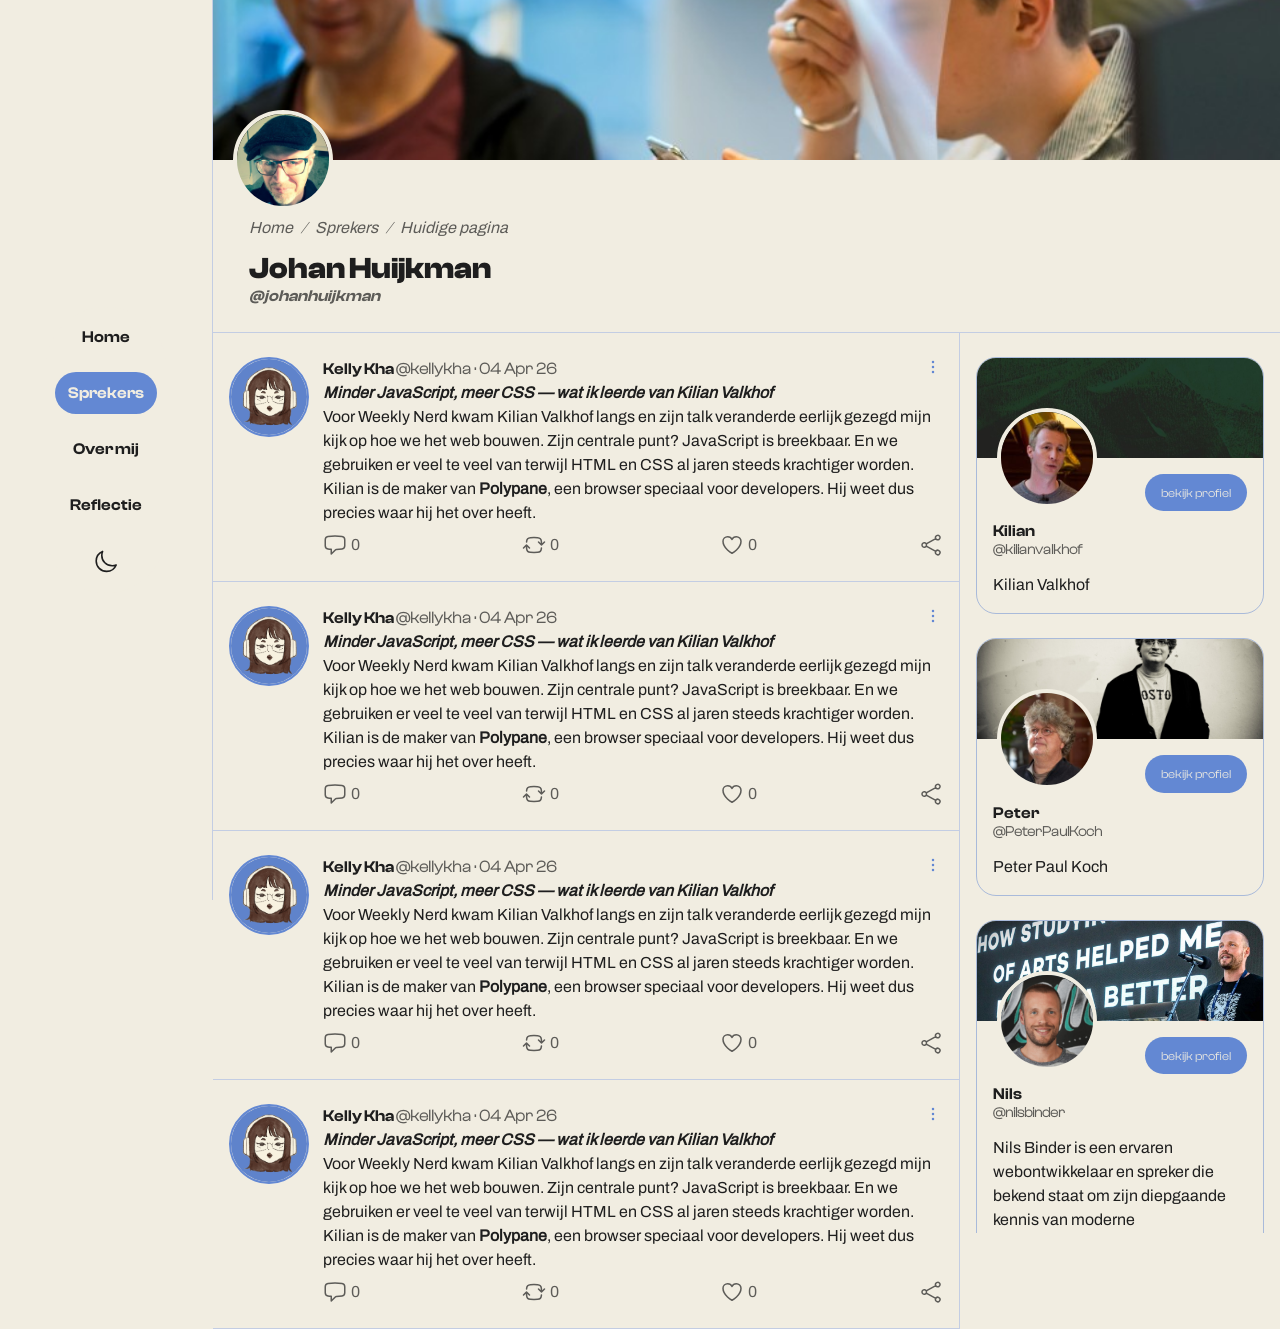
<file: sprekers/wn-johan.html>
<!DOCTYPE html>
<html lang="en">
<head>
    <meta charset="UTF-8">
    <meta name="viewport" content="width=device-width, initial-scale=1.0">
    <title>Blog Kelly Kha</title>
    <link href="../styles/style.css" rel="stylesheet">
    <link rel="icon" type="image/png" sizes="32x32" href="../images/favicon-32x32.png?v=3">
</head>

<body class="container speakers twitterstyle">
    <header>
        <div>
            <a href="../index.html">
                <img class="logo" src="../images/logo.png" alt="logo">
            </a>

            <button class="menu">
                <svg xmlns="http://www.w3.org/2000/svg" fill="none" viewBox="0 0 24 24" stroke-width="1.5" stroke="currentColor">
                    <path stroke-linecap="round" stroke-linejoin="round" d="M3.75 6.75h16.5M3.75 12h16.5m-16.5 5.25h16.5" />
                </svg>
            </button>
        </div>


        <nav>
            <ul>
                <li><a href="../index.html">Home</a></li>
                <li><a class="active" href="../speakers.html">Sprekers</a></li>
                <li><a href="../about.html">Over mij</a></li>
                <li><a href="../reflection.html">Reflectie</a></li>

                <li>
                    <label for="colorscheme-btn">
                    <input type="checkbox" name="colorscheme-btn">
                    <svg xmlns="http://www.w3.org/2000/svg" fill="none" viewBox="0 0 24 24" stroke-width="1.5" stroke="currentColor" class="size-6">
                    <path stroke-linecap="round" stroke-linejoin="round" d="M21.752 15.002A9.72 9.72 0 0 1 18 15.75c-5.385 0-9.75-4.365-9.75-9.75 0-1.33.266-2.597.748-3.752A9.753 9.753 0 0 0 3 11.25C3 16.635 7.365 21 12.75 21a9.753 9.753 0 0 0 9.002-5.998Z" />
                    </svg>
                </label>
                </li>
            </ul>  
        </nav>
    </header>

    <section class="spreker-intro">
        <div class="banner">
            <div class="banner-img-container">
                <img class="banner-image" src="../images/spreker-johan-header.png" alt="Johan Huijkman">
            </div>
            <div class="banner-photo">
                <img src="../images/spreker-johan.png" alt="Johan Huijkman">
            </div>
        </div>

        <div class="banner-content">
            <nav class="breadcrumbs" aria-label="breadcrumb">
                <ol class="breadcrumb">
                    <li><a href="../index.html">Home</a></li> /
                    <li><a href="../speakers.html">Sprekers</a></li> /
                    <li><a href="#">Huidige pagina</a></li>
                </ol>
            </nav>
            <div>
                <h1>Johan Huijkman</h1>
                <p class="banner-username">@johanhuijkman</p>
            </div>
        </div>

        <div class="tab-nav">
            <button class="tab-btn active" data-tab="posts">Mijn posts</button>
            <button class="tab-btn" data-tab="speakers">Andere sprekers</button>
        </div>
    </section>

    <section class="tab-content" id="posts">
        <div class="content-post-container">
            <div class="post-profile-pic">
                <img src="../images/profile-pic.png" alt="">
            </div>

            <div class="content-post">
                <div class="content-post-username">
                    <h2>Kelly Kha <span>@kellykha · 04 Apr 26</span></h2>
                    <svg xmlns="http://www.w3.org/2000/svg" fill="none" viewBox="0 0 24 24" stroke-width="1.5" stroke="currentColor" class="size-6">
                    <path stroke-linecap="round" stroke-linejoin="round" d="M12 6.75a.75.75 0 1 1 0-1.5.75.75 0 0 1 0 1.5ZM12 12.75a.75.75 0 1 1 0-1.5.75.75 0 0 1 0 1.5ZM12 18.75a.75.75 0 1 1 0-1.5.75.75 0 0 1 0 1.5Z" />
                    </svg>

                </div>

                <div class="content-post-text">
                    <p><em><strong>Minder JavaScript, meer CSS — wat ik leerde van Kilian Valkhof</strong></em></p>
                    <p>
                    Voor Weekly Nerd kwam Kilian Valkhof langs en zijn talk veranderde eerlijk gezegd mijn kijk op hoe we het web bouwen. Zijn centrale punt? JavaScript is breekbaar. En we gebruiken er veel te veel van terwijl HTML en CSS al jaren steeds krachtiger worden.
                    Kilian is de maker van <strong>Polypane</strong>, een browser speciaal voor developers. Hij weet dus precies waar hij het over heeft.</p>
                </div>

                <div class="content-post-interactions">
                    <div>
                        <svg xmlns="http://www.w3.org/2000/svg" fill="none" viewBox="0 0 24 24" stroke-width="1.5" stroke="currentColor" class="size-6">
                        <path stroke-linecap="round" stroke-linejoin="round" d="M2.25 12.76c0 1.6 1.123 2.994 2.707 3.227 1.087.16 2.185.283 3.293.369V21l4.076-4.076a1.526 1.526 0 0 1 1.037-.443 48.282 48.282 0 0 0 5.68-.494c1.584-.233 2.707-1.626 2.707-3.228V6.741c0-1.602-1.123-2.995-2.707-3.228A48.394 48.394 0 0 0 12 3c-2.392 0-4.744.175-7.043.513C3.373 3.746 2.25 5.14 2.25 6.741v6.018Z" />
                        </svg> <p>0</p>
                    </div>

                    <div>
                        <svg xmlns="http://www.w3.org/2000/svg" fill="none" viewBox="0 0 24 24" stroke-width="1.5" stroke="currentColor" class="size-6">
                        <path stroke-linecap="round" stroke-linejoin="round" d="M19.5 12c0-1.232-.046-2.453-.138-3.662a4.006 4.006 0 0 0-3.7-3.7 48.678 48.678 0 0 0-7.324 0 4.006 4.006 0 0 0-3.7 3.7c-.017.22-.032.441-.046.662M19.5 12l3-3m-3 3-3-3m-12 3c0 1.232.046 2.453.138 3.662a4.006 4.006 0 0 0 3.7 3.7 48.656 48.656 0 0 0 7.324 0 4.006 4.006 0 0 0 3.7-3.7c.017-.22.032-.441.046-.662M4.5 12l3 3m-3-3-3 3" />
                        </svg> <p>0</p>
                    </div>

                    <div>
                        <svg xmlns="http://www.w3.org/2000/svg" fill="none" viewBox="0 0 24 24" stroke-width="1.5" stroke="currentColor" class="size-6">
                        <path stroke-linecap="round" stroke-linejoin="round" d="M21 8.25c0-2.485-2.099-4.5-4.688-4.5-1.935 0-3.597 1.126-4.312 2.733-.715-1.607-2.377-2.733-4.313-2.733C5.1 3.75 3 5.765 3 8.25c0 7.22 9 12 9 12s9-4.78 9-12Z" />
                        </svg> <p>0</p>
                    </div>

                    <svg xmlns="http://www.w3.org/2000/svg" fill="none" viewBox="0 0 24 24" stroke-width="1.5" stroke="currentColor" class="size-6">
                    <path stroke-linecap="round" stroke-linejoin="round" d="M7.217 10.907a2.25 2.25 0 1 0 0 2.186m0-2.186c.18.324.283.696.283 1.093s-.103.77-.283 1.093m0-2.186 9.566-5.314m-9.566 7.5 9.566 5.314m0 0a2.25 2.25 0 1 0 3.935 2.186 2.25 2.25 0 0 0-3.935-2.186Zm0-12.814a2.25 2.25 0 1 0 3.933-2.185 2.25 2.25 0 0 0-3.933 2.185Z" />
                    </svg>

                </div>
            </div>
        </div>

        <div class="content-post-container">
            <div class="post-profile-pic">
                <img src="../images/profile-pic.png" alt="">
            </div>

            <div class="content-post">
                <div class="content-post-username">
                    <h2>Kelly Kha <span>@kellykha · 04 Apr 26</span></h2>
                    <svg xmlns="http://www.w3.org/2000/svg" fill="none" viewBox="0 0 24 24" stroke-width="1.5" stroke="currentColor" class="size-6">
                    <path stroke-linecap="round" stroke-linejoin="round" d="M12 6.75a.75.75 0 1 1 0-1.5.75.75 0 0 1 0 1.5ZM12 12.75a.75.75 0 1 1 0-1.5.75.75 0 0 1 0 1.5ZM12 18.75a.75.75 0 1 1 0-1.5.75.75 0 0 1 0 1.5Z" />
                    </svg>

                </div>

                <div class="content-post-text">
                    <p><em><strong>Minder JavaScript, meer CSS — wat ik leerde van Kilian Valkhof</strong></em></p>
                    <p>
                    Voor Weekly Nerd kwam Kilian Valkhof langs en zijn talk veranderde eerlijk gezegd mijn kijk op hoe we het web bouwen. Zijn centrale punt? JavaScript is breekbaar. En we gebruiken er veel te veel van terwijl HTML en CSS al jaren steeds krachtiger worden.
                    Kilian is de maker van <strong>Polypane</strong>, een browser speciaal voor developers. Hij weet dus precies waar hij het over heeft.</p>
                </div>

                <div class="content-post-interactions">
                    <div>
                        <svg xmlns="http://www.w3.org/2000/svg" fill="none" viewBox="0 0 24 24" stroke-width="1.5" stroke="currentColor" class="size-6">
                        <path stroke-linecap="round" stroke-linejoin="round" d="M2.25 12.76c0 1.6 1.123 2.994 2.707 3.227 1.087.16 2.185.283 3.293.369V21l4.076-4.076a1.526 1.526 0 0 1 1.037-.443 48.282 48.282 0 0 0 5.68-.494c1.584-.233 2.707-1.626 2.707-3.228V6.741c0-1.602-1.123-2.995-2.707-3.228A48.394 48.394 0 0 0 12 3c-2.392 0-4.744.175-7.043.513C3.373 3.746 2.25 5.14 2.25 6.741v6.018Z" />
                        </svg> <p>0</p>
                    </div>

                    <div>
                        <svg xmlns="http://www.w3.org/2000/svg" fill="none" viewBox="0 0 24 24" stroke-width="1.5" stroke="currentColor" class="size-6">
                        <path stroke-linecap="round" stroke-linejoin="round" d="M19.5 12c0-1.232-.046-2.453-.138-3.662a4.006 4.006 0 0 0-3.7-3.7 48.678 48.678 0 0 0-7.324 0 4.006 4.006 0 0 0-3.7 3.7c-.017.22-.032.441-.046.662M19.5 12l3-3m-3 3-3-3m-12 3c0 1.232.046 2.453.138 3.662a4.006 4.006 0 0 0 3.7 3.7 48.656 48.656 0 0 0 7.324 0 4.006 4.006 0 0 0 3.7-3.7c.017-.22.032-.441.046-.662M4.5 12l3 3m-3-3-3 3" />
                        </svg> <p>0</p>
                    </div>

                    <div>
                        <svg xmlns="http://www.w3.org/2000/svg" fill="none" viewBox="0 0 24 24" stroke-width="1.5" stroke="currentColor" class="size-6">
                        <path stroke-linecap="round" stroke-linejoin="round" d="M21 8.25c0-2.485-2.099-4.5-4.688-4.5-1.935 0-3.597 1.126-4.312 2.733-.715-1.607-2.377-2.733-4.313-2.733C5.1 3.75 3 5.765 3 8.25c0 7.22 9 12 9 12s9-4.78 9-12Z" />
                        </svg> <p>0</p>
                    </div>

                    <svg xmlns="http://www.w3.org/2000/svg" fill="none" viewBox="0 0 24 24" stroke-width="1.5" stroke="currentColor" class="size-6">
                    <path stroke-linecap="round" stroke-linejoin="round" d="M7.217 10.907a2.25 2.25 0 1 0 0 2.186m0-2.186c.18.324.283.696.283 1.093s-.103.77-.283 1.093m0-2.186 9.566-5.314m-9.566 7.5 9.566 5.314m0 0a2.25 2.25 0 1 0 3.935 2.186 2.25 2.25 0 0 0-3.935-2.186Zm0-12.814a2.25 2.25 0 1 0 3.933-2.185 2.25 2.25 0 0 0-3.933 2.185Z" />
                    </svg>

                </div>
            </div>
        </div>

        <div class="content-post-container">
            <div class="post-profile-pic">
                <img src="../images/profile-pic.png" alt="">
            </div>

            <div class="content-post">
                <div class="content-post-username">
                    <h2>Kelly Kha <span>@kellykha · 04 Apr 26</span></h2>
                    <svg xmlns="http://www.w3.org/2000/svg" fill="none" viewBox="0 0 24 24" stroke-width="1.5" stroke="currentColor" class="size-6">
                    <path stroke-linecap="round" stroke-linejoin="round" d="M12 6.75a.75.75 0 1 1 0-1.5.75.75 0 0 1 0 1.5ZM12 12.75a.75.75 0 1 1 0-1.5.75.75 0 0 1 0 1.5ZM12 18.75a.75.75 0 1 1 0-1.5.75.75 0 0 1 0 1.5Z" />
                    </svg>

                </div>

                <div class="content-post-text">
                    <p><em><strong>Minder JavaScript, meer CSS — wat ik leerde van Kilian Valkhof</strong></em></p>
                    <p>
                    Voor Weekly Nerd kwam Kilian Valkhof langs en zijn talk veranderde eerlijk gezegd mijn kijk op hoe we het web bouwen. Zijn centrale punt? JavaScript is breekbaar. En we gebruiken er veel te veel van terwijl HTML en CSS al jaren steeds krachtiger worden.
                    Kilian is de maker van <strong>Polypane</strong>, een browser speciaal voor developers. Hij weet dus precies waar hij het over heeft.</p>
                </div>

                <div class="content-post-interactions">
                    <div>
                        <svg xmlns="http://www.w3.org/2000/svg" fill="none" viewBox="0 0 24 24" stroke-width="1.5" stroke="currentColor" class="size-6">
                        <path stroke-linecap="round" stroke-linejoin="round" d="M2.25 12.76c0 1.6 1.123 2.994 2.707 3.227 1.087.16 2.185.283 3.293.369V21l4.076-4.076a1.526 1.526 0 0 1 1.037-.443 48.282 48.282 0 0 0 5.68-.494c1.584-.233 2.707-1.626 2.707-3.228V6.741c0-1.602-1.123-2.995-2.707-3.228A48.394 48.394 0 0 0 12 3c-2.392 0-4.744.175-7.043.513C3.373 3.746 2.25 5.14 2.25 6.741v6.018Z" />
                        </svg> <p>0</p>
                    </div>

                    <div>
                        <svg xmlns="http://www.w3.org/2000/svg" fill="none" viewBox="0 0 24 24" stroke-width="1.5" stroke="currentColor" class="size-6">
                        <path stroke-linecap="round" stroke-linejoin="round" d="M19.5 12c0-1.232-.046-2.453-.138-3.662a4.006 4.006 0 0 0-3.7-3.7 48.678 48.678 0 0 0-7.324 0 4.006 4.006 0 0 0-3.7 3.7c-.017.22-.032.441-.046.662M19.5 12l3-3m-3 3-3-3m-12 3c0 1.232.046 2.453.138 3.662a4.006 4.006 0 0 0 3.7 3.7 48.656 48.656 0 0 0 7.324 0 4.006 4.006 0 0 0 3.7-3.7c.017-.22.032-.441.046-.662M4.5 12l3 3m-3-3-3 3" />
                        </svg> <p>0</p>
                    </div>

                    <div>
                        <svg xmlns="http://www.w3.org/2000/svg" fill="none" viewBox="0 0 24 24" stroke-width="1.5" stroke="currentColor" class="size-6">
                        <path stroke-linecap="round" stroke-linejoin="round" d="M21 8.25c0-2.485-2.099-4.5-4.688-4.5-1.935 0-3.597 1.126-4.312 2.733-.715-1.607-2.377-2.733-4.313-2.733C5.1 3.75 3 5.765 3 8.25c0 7.22 9 12 9 12s9-4.78 9-12Z" />
                        </svg> <p>0</p>
                    </div>

                    <svg xmlns="http://www.w3.org/2000/svg" fill="none" viewBox="0 0 24 24" stroke-width="1.5" stroke="currentColor" class="size-6">
                    <path stroke-linecap="round" stroke-linejoin="round" d="M7.217 10.907a2.25 2.25 0 1 0 0 2.186m0-2.186c.18.324.283.696.283 1.093s-.103.77-.283 1.093m0-2.186 9.566-5.314m-9.566 7.5 9.566 5.314m0 0a2.25 2.25 0 1 0 3.935 2.186 2.25 2.25 0 0 0-3.935-2.186Zm0-12.814a2.25 2.25 0 1 0 3.933-2.185 2.25 2.25 0 0 0-3.933 2.185Z" />
                    </svg>

                </div>
            </div>
        </div>

        <div class="content-post-container">
            <div class="post-profile-pic">
                <img src="../images/profile-pic.png" alt="">
            </div>

            <div class="content-post">
                <div class="content-post-username">
                    <h2>Kelly Kha <span>@kellykha · 04 Apr 26</span></h2>
                    <svg xmlns="http://www.w3.org/2000/svg" fill="none" viewBox="0 0 24 24" stroke-width="1.5" stroke="currentColor" class="size-6">
                    <path stroke-linecap="round" stroke-linejoin="round" d="M12 6.75a.75.75 0 1 1 0-1.5.75.75 0 0 1 0 1.5ZM12 12.75a.75.75 0 1 1 0-1.5.75.75 0 0 1 0 1.5ZM12 18.75a.75.75 0 1 1 0-1.5.75.75 0 0 1 0 1.5Z" />
                    </svg>

                </div>

                <div class="content-post-text">
                    <p><em><strong>Minder JavaScript, meer CSS — wat ik leerde van Kilian Valkhof</strong></em></p>
                    <p>
                    Voor Weekly Nerd kwam Kilian Valkhof langs en zijn talk veranderde eerlijk gezegd mijn kijk op hoe we het web bouwen. Zijn centrale punt? JavaScript is breekbaar. En we gebruiken er veel te veel van terwijl HTML en CSS al jaren steeds krachtiger worden.
                    Kilian is de maker van <strong>Polypane</strong>, een browser speciaal voor developers. Hij weet dus precies waar hij het over heeft.</p>
                </div>

                <div class="content-post-interactions">
                    <div>
                        <svg xmlns="http://www.w3.org/2000/svg" fill="none" viewBox="0 0 24 24" stroke-width="1.5" stroke="currentColor" class="size-6">
                        <path stroke-linecap="round" stroke-linejoin="round" d="M2.25 12.76c0 1.6 1.123 2.994 2.707 3.227 1.087.16 2.185.283 3.293.369V21l4.076-4.076a1.526 1.526 0 0 1 1.037-.443 48.282 48.282 0 0 0 5.68-.494c1.584-.233 2.707-1.626 2.707-3.228V6.741c0-1.602-1.123-2.995-2.707-3.228A48.394 48.394 0 0 0 12 3c-2.392 0-4.744.175-7.043.513C3.373 3.746 2.25 5.14 2.25 6.741v6.018Z" />
                        </svg> <p>0</p>
                    </div>

                    <div>
                        <svg xmlns="http://www.w3.org/2000/svg" fill="none" viewBox="0 0 24 24" stroke-width="1.5" stroke="currentColor" class="size-6">
                        <path stroke-linecap="round" stroke-linejoin="round" d="M19.5 12c0-1.232-.046-2.453-.138-3.662a4.006 4.006 0 0 0-3.7-3.7 48.678 48.678 0 0 0-7.324 0 4.006 4.006 0 0 0-3.7 3.7c-.017.22-.032.441-.046.662M19.5 12l3-3m-3 3-3-3m-12 3c0 1.232.046 2.453.138 3.662a4.006 4.006 0 0 0 3.7 3.7 48.656 48.656 0 0 0 7.324 0 4.006 4.006 0 0 0 3.7-3.7c.017-.22.032-.441.046-.662M4.5 12l3 3m-3-3-3 3" />
                        </svg> <p>0</p>
                    </div>

                    <div>
                        <svg xmlns="http://www.w3.org/2000/svg" fill="none" viewBox="0 0 24 24" stroke-width="1.5" stroke="currentColor" class="size-6">
                        <path stroke-linecap="round" stroke-linejoin="round" d="M21 8.25c0-2.485-2.099-4.5-4.688-4.5-1.935 0-3.597 1.126-4.312 2.733-.715-1.607-2.377-2.733-4.313-2.733C5.1 3.75 3 5.765 3 8.25c0 7.22 9 12 9 12s9-4.78 9-12Z" />
                        </svg> <p>0</p>
                    </div>

                    <svg xmlns="http://www.w3.org/2000/svg" fill="none" viewBox="0 0 24 24" stroke-width="1.5" stroke="currentColor" class="size-6">
                    <path stroke-linecap="round" stroke-linejoin="round" d="M7.217 10.907a2.25 2.25 0 1 0 0 2.186m0-2.186c.18.324.283.696.283 1.093s-.103.77-.283 1.093m0-2.186 9.566-5.314m-9.566 7.5 9.566 5.314m0 0a2.25 2.25 0 1 0 3.935 2.186 2.25 2.25 0 0 0-3.935-2.186Zm0-12.814a2.25 2.25 0 1 0 3.933-2.185 2.25 2.25 0 0 0-3.933 2.185Z" />
                    </svg>

                </div>
            </div>
        </div>
    </section>

    <!-- <section class="tab-content" id="speakers">
        <div class="speaker-content-container">
            <div class="speaker-banner">
                <img class="banner-image" src="images/spreker-kilian-header.png" alt="Kilian Valkhof">
                <div class="banner-photo">
                    <img src="images/spreker-kilian.png" alt="Kilian Valkhof">
                </div>
            </div>

            <div class="speaker-content">
                <button class="speaker-banner-btn">
                    <a href="/wn-kilian.html">
                        bekijk profiel
                    </a>
                </button>
                <h2>Kilian <br> <span>@kilianvalkhof</span></h2>
                <p>Kilian Valkhof </p>
            </div>
        </div>

        <div class="speaker-content-container">
            <div class="speaker-banner">
                <img class="banner-image" src="images/spreker-nils-header.png" alt="Nils Binder">
                <div class="banner-photo">
                    <img src="images/spreker-nils.png" alt="Nils Binder">
                </div>
            </div>

            <div class="speaker-content">
                <button class="speaker-banner-btn">
                    <a href="/wn-nils.html">
                        bekijk profiel
                    </a>
                </button>
                <h2>Nils <br> <span>@nilsbinder</span></h2>
                <p>Nils Binder is een ervaren webontwikkelaar en spreker die bekend staat om zijn diepgaande kennis van moderne webtechnologieën.</p>
            </div>
        </div>

        <div class="speaker-content-container">
            <div class="speaker-banner">
                <img class="banner-image" src="images/spreker-robbert-header.png" alt="Robbert Broersma">
                <div class="banner-photo">
                    <img src="images/spreker-robbert.png" alt="Robbert Broersma">
                </div>
            </div>

            <div class="speaker-content">
                <button class="speaker-banner-btn">
                    <a href="/wn-robbert.html">
                        bekijk profiel
                    </a>
                </button>
                <h2>Robbert <br> <span>@robbertbroersma</span></h2>
                <p>Robbert Broersma </p>
            </div>
        </div>

        <div class="speaker-content-container">
            <div class="speaker-banner">
                <img class="banner-image" src="images/spreker-rosa-header.png" alt="Rosa Schuurman">
                <div class="banner-photo">
                    <img src="images/spreker-rosa.png" alt="Rosa Schuurman">
                </div>
            </div>

            <div class="speaker-content">
                <button class="speaker-banner-btn">
                    <a href="/wn-rosa.html">
                        bekijk profiel
                    </a>
                </button>
                <h2>Rosa <br> <span>@rosaschuurman</span></h2>
                <p>Rosa Schuurman </p>
            </div>
        </div>

        <div class="speaker-content-container">
            <div class="speaker-banner">
                <img class="banner-image" src="images/spreker-johan-header.png" alt="Johan Huijkman">
                <div class="banner-photo">
                    <img src="images/spreker-johan.png" alt="Johan Huijkman">
                </div>
            </div>

            <div class="speaker-content">
                <button class="speaker-banner-btn">
                    <a href="/wn-johan.html">
                        bekijk profiel
                    </a>
                </button>
                <h2>Johan <br> <span>@johanhuijkman</span></h2>
                <p>Johan Huijkman </p>
            </div>
        </div>
    </section> -->

    <div id="speakers-component"></div>

    <!-- <footer>
        <p>© 2026 Kelly Kha. Alle rechten voorbehouden.</p>
    </footer> -->

    <script src="../script/script.js"></script>
</body>
</html>

<script>
    fetch("/components/speakers.html")
    .then(response => response.text())
    .then(data => {
        document.getElementById("speakers-component").innerHTML = data;

        document.querySelector('a[href="/sprekers/wn-johan.html"]')
            .closest(".speaker-content-container")
            .remove();
        
        initTabs() 
    });
</script>
</file>
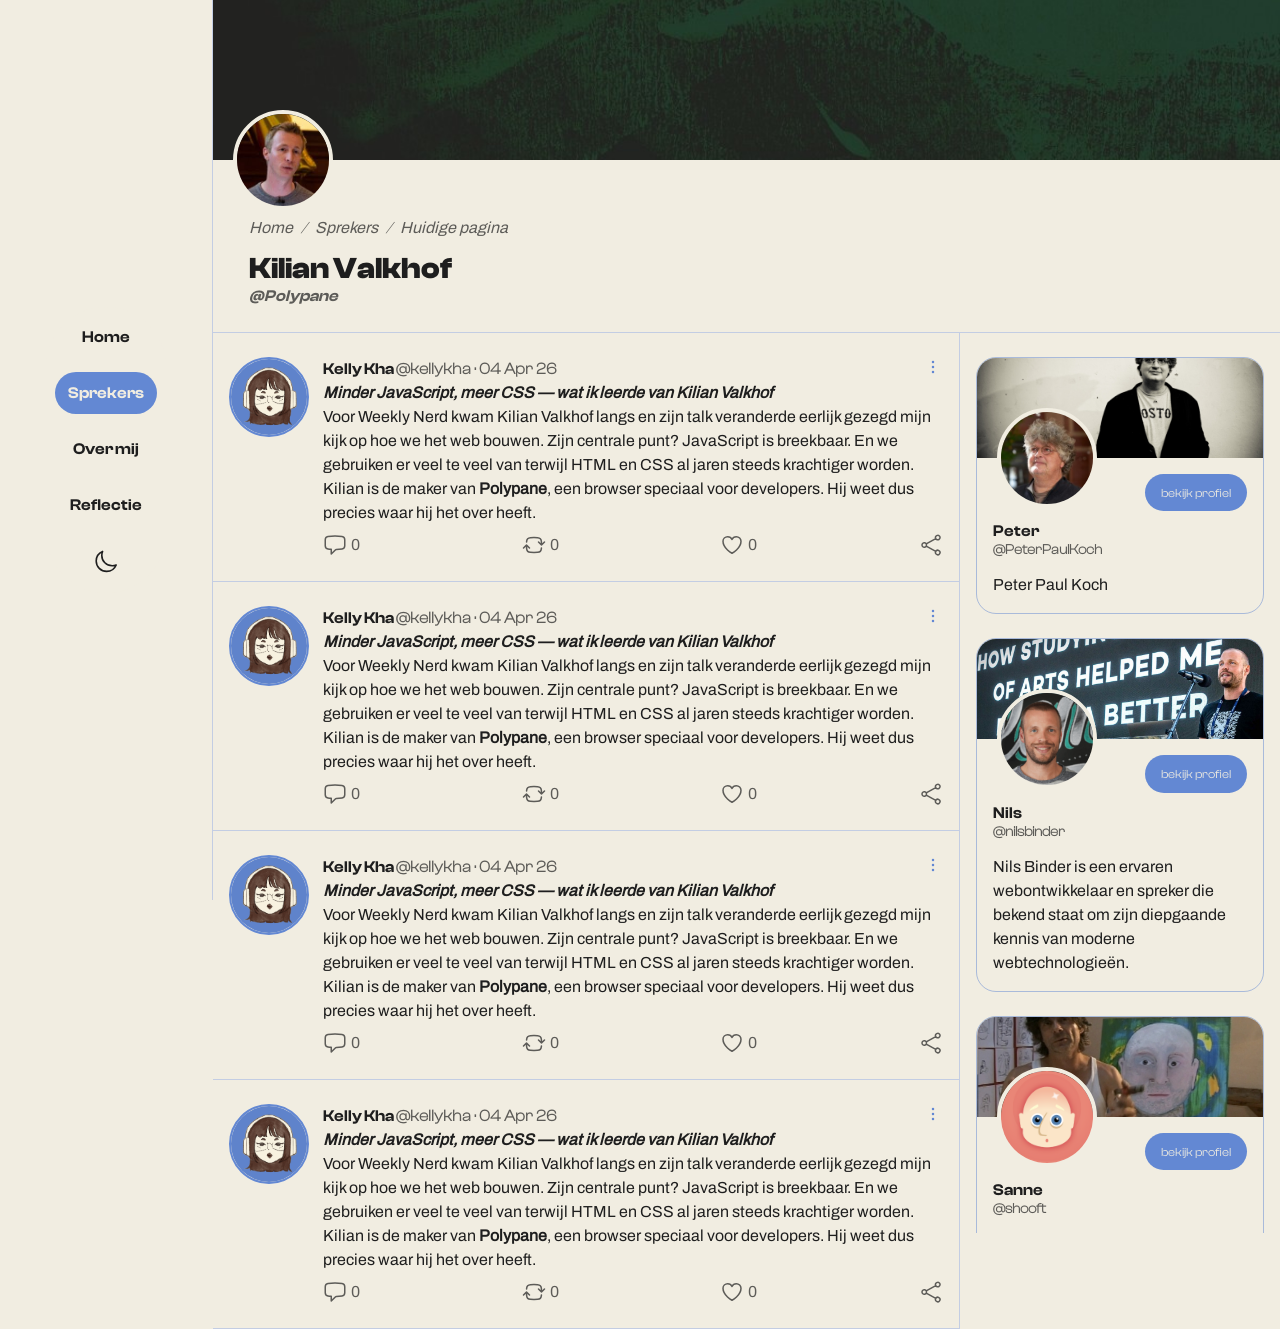
<file: sprekers/wn-kilian.html>
<!DOCTYPE html>
<html lang="en">
<head>
    <meta charset="UTF-8">
    <meta name="viewport" content="width=device-width, initial-scale=1.0">
    <title>Blog Kelly Kha</title>
    <link href="../styles/style.css" rel="stylesheet">
    <link rel="icon" type="image/png" sizes="32x32" href="../images/favicon-32x32.png?v=3">
</head>

<body class="container speakers twitterstyle">
    <header>
        <div>
            <a href="index.html">
                <img class="logo" src="../images/logo.png" alt="logo">
            </a>

            <button class="menu">
                <svg xmlns="http://www.w3.org/2000/svg" fill="none" viewBox="0 0 24 24" stroke-width="1.5" stroke="currentColor">
                    <path stroke-linecap="round" stroke-linejoin="round" d="M3.75 6.75h16.5M3.75 12h16.5m-16.5 5.25h16.5" />
                </svg>
            </button>
        </div>


        <nav>
            <ul>
                <li><a href="../index.html">Home</a></li>
                <li><a class="active" href="../speakers.html">Sprekers</a></li>
                <li><a href="../about.html">Over mij</a></li>
                <li><a href="../reflection.html">Reflectie</a></li>

                <li>
                    <label for="colorscheme-btn">
                    <input type="checkbox" name="colorscheme-btn">
                    <svg xmlns="http://www.w3.org/2000/svg" fill="none" viewBox="0 0 24 24" stroke-width="1.5" stroke="currentColor" class="size-6">
                    <path stroke-linecap="round" stroke-linejoin="round" d="M21.752 15.002A9.72 9.72 0 0 1 18 15.75c-5.385 0-9.75-4.365-9.75-9.75 0-1.33.266-2.597.748-3.752A9.753 9.753 0 0 0 3 11.25C3 16.635 7.365 21 12.75 21a9.753 9.753 0 0 0 9.002-5.998Z" />
                    </svg>
                </label>
                </li>
            </ul>  
        </nav>
    </header>

    <section class="spreker-intro">
        <div class="banner">
            <div class="banner-img-container">
                <img class="banner-image" src="../images/spreker-kilian-header.png" alt="Kilian Valkhof">
            </div>
            <div class="banner-photo">
                <img src="../images/spreker-kilian.png" alt="Kilian Valkhof">
            </div>
        </div>

        <div class="banner-content">
            <nav class="breadcrumbs" aria-label="breadcrumb">
                <ol class="breadcrumb">
                    <li><a href="../index.html">Home</a></li> /
                    <li><a href="../speakers.html">Sprekers</a></li> /
                    <li><a href="#">Huidige pagina</a></li>
                </ol>
            </nav>
            <div>
                <h1>Kilian Valkhof</h1>
                <p class="banner-username">@Polypane</p>
            </div>
        </div>

        <div class="tab-nav">
            <button class="tab-btn active" data-tab="posts">Mijn posts</button>
            <button class="tab-btn" data-tab="speakers">Andere sprekers</button>
        </div>
    </section>

    <section class="tab-content" id="posts">
        <div class="content-post-container">
            <div class="post-profile-pic">
                <img src="../images/profile-pic.png" alt="Kelly Kha">
            </div>

            <div class="content-post">
                <div class="content-post-username">
                    <h2>Kelly Kha <span>@kellykha · 04 Apr 26</span></h2>
                    <svg xmlns="http://www.w3.org/2000/svg" fill="none" viewBox="0 0 24 24" stroke-width="1.5" stroke="currentColor" class="size-6">
                    <path stroke-linecap="round" stroke-linejoin="round" d="M12 6.75a.75.75 0 1 1 0-1.5.75.75 0 0 1 0 1.5ZM12 12.75a.75.75 0 1 1 0-1.5.75.75 0 0 1 0 1.5ZM12 18.75a.75.75 0 1 1 0-1.5.75.75 0 0 1 0 1.5Z" />
                    </svg>

                </div>

                <div class="content-post-text">
                    <p><em><strong>Minder JavaScript, meer CSS — wat ik leerde van Kilian Valkhof</strong></em></p>
                    <p>
                    Voor Weekly Nerd kwam Kilian Valkhof langs en zijn talk veranderde eerlijk gezegd mijn kijk op hoe we het web bouwen. Zijn centrale punt? JavaScript is breekbaar. En we gebruiken er veel te veel van terwijl HTML en CSS al jaren steeds krachtiger worden.
                    Kilian is de maker van <strong>Polypane</strong>, een browser speciaal voor developers. Hij weet dus precies waar hij het over heeft.</p>
                </div>

                <div class="content-post-interactions">
                    <div>
                        <svg xmlns="http://www.w3.org/2000/svg" fill="none" viewBox="0 0 24 24" stroke-width="1.5" stroke="currentColor" class="size-6">
                        <path stroke-linecap="round" stroke-linejoin="round" d="M2.25 12.76c0 1.6 1.123 2.994 2.707 3.227 1.087.16 2.185.283 3.293.369V21l4.076-4.076a1.526 1.526 0 0 1 1.037-.443 48.282 48.282 0 0 0 5.68-.494c1.584-.233 2.707-1.626 2.707-3.228V6.741c0-1.602-1.123-2.995-2.707-3.228A48.394 48.394 0 0 0 12 3c-2.392 0-4.744.175-7.043.513C3.373 3.746 2.25 5.14 2.25 6.741v6.018Z" />
                        </svg> <p>0</p>
                    </div>

                    <div>
                        <svg xmlns="http://www.w3.org/2000/svg" fill="none" viewBox="0 0 24 24" stroke-width="1.5" stroke="currentColor" class="size-6">
                        <path stroke-linecap="round" stroke-linejoin="round" d="M19.5 12c0-1.232-.046-2.453-.138-3.662a4.006 4.006 0 0 0-3.7-3.7 48.678 48.678 0 0 0-7.324 0 4.006 4.006 0 0 0-3.7 3.7c-.017.22-.032.441-.046.662M19.5 12l3-3m-3 3-3-3m-12 3c0 1.232.046 2.453.138 3.662a4.006 4.006 0 0 0 3.7 3.7 48.656 48.656 0 0 0 7.324 0 4.006 4.006 0 0 0 3.7-3.7c.017-.22.032-.441.046-.662M4.5 12l3 3m-3-3-3 3" />
                        </svg> <p>0</p>
                    </div>

                    <div>
                        <svg xmlns="http://www.w3.org/2000/svg" fill="none" viewBox="0 0 24 24" stroke-width="1.5" stroke="currentColor" class="size-6">
                        <path stroke-linecap="round" stroke-linejoin="round" d="M21 8.25c0-2.485-2.099-4.5-4.688-4.5-1.935 0-3.597 1.126-4.312 2.733-.715-1.607-2.377-2.733-4.313-2.733C5.1 3.75 3 5.765 3 8.25c0 7.22 9 12 9 12s9-4.78 9-12Z" />
                        </svg> <p>0</p>
                    </div>

                    <svg xmlns="http://www.w3.org/2000/svg" fill="none" viewBox="0 0 24 24" stroke-width="1.5" stroke="currentColor" class="size-6">
                    <path stroke-linecap="round" stroke-linejoin="round" d="M7.217 10.907a2.25 2.25 0 1 0 0 2.186m0-2.186c.18.324.283.696.283 1.093s-.103.77-.283 1.093m0-2.186 9.566-5.314m-9.566 7.5 9.566 5.314m0 0a2.25 2.25 0 1 0 3.935 2.186 2.25 2.25 0 0 0-3.935-2.186Zm0-12.814a2.25 2.25 0 1 0 3.933-2.185 2.25 2.25 0 0 0-3.933 2.185Z" />
                    </svg>

                </div>
            </div>
        </div>

        <div class="content-post-container">
            <div class="post-profile-pic">
                <img src="../images/profile-pic.png" alt="Kelly Kha">
            </div>

            <div class="content-post">
                <div class="content-post-username">
                    <h2>Kelly Kha <span>@kellykha · 04 Apr 26</span></h2>
                    <svg xmlns="http://www.w3.org/2000/svg" fill="none" viewBox="0 0 24 24" stroke-width="1.5" stroke="currentColor" class="size-6">
                    <path stroke-linecap="round" stroke-linejoin="round" d="M12 6.75a.75.75 0 1 1 0-1.5.75.75 0 0 1 0 1.5ZM12 12.75a.75.75 0 1 1 0-1.5.75.75 0 0 1 0 1.5ZM12 18.75a.75.75 0 1 1 0-1.5.75.75 0 0 1 0 1.5Z" />
                    </svg>

                </div>

                <div class="content-post-text">
                    <p><em><strong>Minder JavaScript, meer CSS — wat ik leerde van Kilian Valkhof</strong></em></p>
                    <p>
                    Voor Weekly Nerd kwam Kilian Valkhof langs en zijn talk veranderde eerlijk gezegd mijn kijk op hoe we het web bouwen. Zijn centrale punt? JavaScript is breekbaar. En we gebruiken er veel te veel van terwijl HTML en CSS al jaren steeds krachtiger worden.
                    Kilian is de maker van <strong>Polypane</strong>, een browser speciaal voor developers. Hij weet dus precies waar hij het over heeft.</p>
                </div>

                <div class="content-post-interactions">
                    <div>
                        <svg xmlns="http://www.w3.org/2000/svg" fill="none" viewBox="0 0 24 24" stroke-width="1.5" stroke="currentColor" class="size-6">
                        <path stroke-linecap="round" stroke-linejoin="round" d="M2.25 12.76c0 1.6 1.123 2.994 2.707 3.227 1.087.16 2.185.283 3.293.369V21l4.076-4.076a1.526 1.526 0 0 1 1.037-.443 48.282 48.282 0 0 0 5.68-.494c1.584-.233 2.707-1.626 2.707-3.228V6.741c0-1.602-1.123-2.995-2.707-3.228A48.394 48.394 0 0 0 12 3c-2.392 0-4.744.175-7.043.513C3.373 3.746 2.25 5.14 2.25 6.741v6.018Z" />
                        </svg> <p>0</p>
                    </div>

                    <div>
                        <svg xmlns="http://www.w3.org/2000/svg" fill="none" viewBox="0 0 24 24" stroke-width="1.5" stroke="currentColor" class="size-6">
                        <path stroke-linecap="round" stroke-linejoin="round" d="M19.5 12c0-1.232-.046-2.453-.138-3.662a4.006 4.006 0 0 0-3.7-3.7 48.678 48.678 0 0 0-7.324 0 4.006 4.006 0 0 0-3.7 3.7c-.017.22-.032.441-.046.662M19.5 12l3-3m-3 3-3-3m-12 3c0 1.232.046 2.453.138 3.662a4.006 4.006 0 0 0 3.7 3.7 48.656 48.656 0 0 0 7.324 0 4.006 4.006 0 0 0 3.7-3.7c.017-.22.032-.441.046-.662M4.5 12l3 3m-3-3-3 3" />
                        </svg> <p>0</p>
                    </div>

                    <div>
                        <svg xmlns="http://www.w3.org/2000/svg" fill="none" viewBox="0 0 24 24" stroke-width="1.5" stroke="currentColor" class="size-6">
                        <path stroke-linecap="round" stroke-linejoin="round" d="M21 8.25c0-2.485-2.099-4.5-4.688-4.5-1.935 0-3.597 1.126-4.312 2.733-.715-1.607-2.377-2.733-4.313-2.733C5.1 3.75 3 5.765 3 8.25c0 7.22 9 12 9 12s9-4.78 9-12Z" />
                        </svg> <p>0</p>
                    </div>

                    <svg xmlns="http://www.w3.org/2000/svg" fill="none" viewBox="0 0 24 24" stroke-width="1.5" stroke="currentColor" class="size-6">
                    <path stroke-linecap="round" stroke-linejoin="round" d="M7.217 10.907a2.25 2.25 0 1 0 0 2.186m0-2.186c.18.324.283.696.283 1.093s-.103.77-.283 1.093m0-2.186 9.566-5.314m-9.566 7.5 9.566 5.314m0 0a2.25 2.25 0 1 0 3.935 2.186 2.25 2.25 0 0 0-3.935-2.186Zm0-12.814a2.25 2.25 0 1 0 3.933-2.185 2.25 2.25 0 0 0-3.933 2.185Z" />
                    </svg>

                </div>
            </div>
        </div>

        <div class="content-post-container">
            <div class="post-profile-pic">
                <img src="../images/profile-pic.png" alt="Kelly Kha">
            </div>

            <div class="content-post">
                <div class="content-post-username">
                    <h2>Kelly Kha <span>@kellykha · 04 Apr 26</span></h2>
                    <svg xmlns="http://www.w3.org/2000/svg" fill="none" viewBox="0 0 24 24" stroke-width="1.5" stroke="currentColor" class="size-6">
                    <path stroke-linecap="round" stroke-linejoin="round" d="M12 6.75a.75.75 0 1 1 0-1.5.75.75 0 0 1 0 1.5ZM12 12.75a.75.75 0 1 1 0-1.5.75.75 0 0 1 0 1.5ZM12 18.75a.75.75 0 1 1 0-1.5.75.75 0 0 1 0 1.5Z" />
                    </svg>

                </div>

                <div class="content-post-text">
                    <p><em><strong>Minder JavaScript, meer CSS — wat ik leerde van Kilian Valkhof</strong></em></p>
                    <p>
                    Voor Weekly Nerd kwam Kilian Valkhof langs en zijn talk veranderde eerlijk gezegd mijn kijk op hoe we het web bouwen. Zijn centrale punt? JavaScript is breekbaar. En we gebruiken er veel te veel van terwijl HTML en CSS al jaren steeds krachtiger worden.
                    Kilian is de maker van <strong>Polypane</strong>, een browser speciaal voor developers. Hij weet dus precies waar hij het over heeft.</p>
                </div>

                <div class="content-post-interactions">
                    <div>
                        <svg xmlns="http://www.w3.org/2000/svg" fill="none" viewBox="0 0 24 24" stroke-width="1.5" stroke="currentColor" class="size-6">
                        <path stroke-linecap="round" stroke-linejoin="round" d="M2.25 12.76c0 1.6 1.123 2.994 2.707 3.227 1.087.16 2.185.283 3.293.369V21l4.076-4.076a1.526 1.526 0 0 1 1.037-.443 48.282 48.282 0 0 0 5.68-.494c1.584-.233 2.707-1.626 2.707-3.228V6.741c0-1.602-1.123-2.995-2.707-3.228A48.394 48.394 0 0 0 12 3c-2.392 0-4.744.175-7.043.513C3.373 3.746 2.25 5.14 2.25 6.741v6.018Z" />
                        </svg> <p>0</p>
                    </div>

                    <div>
                        <svg xmlns="http://www.w3.org/2000/svg" fill="none" viewBox="0 0 24 24" stroke-width="1.5" stroke="currentColor" class="size-6">
                        <path stroke-linecap="round" stroke-linejoin="round" d="M19.5 12c0-1.232-.046-2.453-.138-3.662a4.006 4.006 0 0 0-3.7-3.7 48.678 48.678 0 0 0-7.324 0 4.006 4.006 0 0 0-3.7 3.7c-.017.22-.032.441-.046.662M19.5 12l3-3m-3 3-3-3m-12 3c0 1.232.046 2.453.138 3.662a4.006 4.006 0 0 0 3.7 3.7 48.656 48.656 0 0 0 7.324 0 4.006 4.006 0 0 0 3.7-3.7c.017-.22.032-.441.046-.662M4.5 12l3 3m-3-3-3 3" />
                        </svg> <p>0</p>
                    </div>

                    <div>
                        <svg xmlns="http://www.w3.org/2000/svg" fill="none" viewBox="0 0 24 24" stroke-width="1.5" stroke="currentColor" class="size-6">
                        <path stroke-linecap="round" stroke-linejoin="round" d="M21 8.25c0-2.485-2.099-4.5-4.688-4.5-1.935 0-3.597 1.126-4.312 2.733-.715-1.607-2.377-2.733-4.313-2.733C5.1 3.75 3 5.765 3 8.25c0 7.22 9 12 9 12s9-4.78 9-12Z" />
                        </svg> <p>0</p>
                    </div>

                    <svg xmlns="http://www.w3.org/2000/svg" fill="none" viewBox="0 0 24 24" stroke-width="1.5" stroke="currentColor" class="size-6">
                    <path stroke-linecap="round" stroke-linejoin="round" d="M7.217 10.907a2.25 2.25 0 1 0 0 2.186m0-2.186c.18.324.283.696.283 1.093s-.103.77-.283 1.093m0-2.186 9.566-5.314m-9.566 7.5 9.566 5.314m0 0a2.25 2.25 0 1 0 3.935 2.186 2.25 2.25 0 0 0-3.935-2.186Zm0-12.814a2.25 2.25 0 1 0 3.933-2.185 2.25 2.25 0 0 0-3.933 2.185Z" />
                    </svg>

                </div>
            </div>
        </div>

        <div class="content-post-container">
            <div class="post-profile-pic">
                <img src="../images/profile-pic.png" alt="Kelly Kha">
            </div>

            <div class="content-post">
                <div class="content-post-username">
                    <h2>Kelly Kha <span>@kellykha · 04 Apr 26</span></h2>
                    <svg xmlns="http://www.w3.org/2000/svg" fill="none" viewBox="0 0 24 24" stroke-width="1.5" stroke="currentColor" class="size-6">
                    <path stroke-linecap="round" stroke-linejoin="round" d="M12 6.75a.75.75 0 1 1 0-1.5.75.75 0 0 1 0 1.5ZM12 12.75a.75.75 0 1 1 0-1.5.75.75 0 0 1 0 1.5ZM12 18.75a.75.75 0 1 1 0-1.5.75.75 0 0 1 0 1.5Z" />
                    </svg>

                </div>

                <div class="content-post-text">
                    <p><em><strong>Minder JavaScript, meer CSS — wat ik leerde van Kilian Valkhof</strong></em></p>
                    <p>
                    Voor Weekly Nerd kwam Kilian Valkhof langs en zijn talk veranderde eerlijk gezegd mijn kijk op hoe we het web bouwen. Zijn centrale punt? JavaScript is breekbaar. En we gebruiken er veel te veel van terwijl HTML en CSS al jaren steeds krachtiger worden.
                    Kilian is de maker van <strong>Polypane</strong>, een browser speciaal voor developers. Hij weet dus precies waar hij het over heeft.</p>
                </div>

                <div class="content-post-interactions">
                    <div>
                        <svg xmlns="http://www.w3.org/2000/svg" fill="none" viewBox="0 0 24 24" stroke-width="1.5" stroke="currentColor" class="size-6">
                        <path stroke-linecap="round" stroke-linejoin="round" d="M2.25 12.76c0 1.6 1.123 2.994 2.707 3.227 1.087.16 2.185.283 3.293.369V21l4.076-4.076a1.526 1.526 0 0 1 1.037-.443 48.282 48.282 0 0 0 5.68-.494c1.584-.233 2.707-1.626 2.707-3.228V6.741c0-1.602-1.123-2.995-2.707-3.228A48.394 48.394 0 0 0 12 3c-2.392 0-4.744.175-7.043.513C3.373 3.746 2.25 5.14 2.25 6.741v6.018Z" />
                        </svg> <p>0</p>
                    </div>

                    <div>
                        <svg xmlns="http://www.w3.org/2000/svg" fill="none" viewBox="0 0 24 24" stroke-width="1.5" stroke="currentColor" class="size-6">
                        <path stroke-linecap="round" stroke-linejoin="round" d="M19.5 12c0-1.232-.046-2.453-.138-3.662a4.006 4.006 0 0 0-3.7-3.7 48.678 48.678 0 0 0-7.324 0 4.006 4.006 0 0 0-3.7 3.7c-.017.22-.032.441-.046.662M19.5 12l3-3m-3 3-3-3m-12 3c0 1.232.046 2.453.138 3.662a4.006 4.006 0 0 0 3.7 3.7 48.656 48.656 0 0 0 7.324 0 4.006 4.006 0 0 0 3.7-3.7c.017-.22.032-.441.046-.662M4.5 12l3 3m-3-3-3 3" />
                        </svg> <p>0</p>
                    </div>

                    <div>
                        <svg xmlns="http://www.w3.org/2000/svg" fill="none" viewBox="0 0 24 24" stroke-width="1.5" stroke="currentColor" class="size-6">
                        <path stroke-linecap="round" stroke-linejoin="round" d="M21 8.25c0-2.485-2.099-4.5-4.688-4.5-1.935 0-3.597 1.126-4.312 2.733-.715-1.607-2.377-2.733-4.313-2.733C5.1 3.75 3 5.765 3 8.25c0 7.22 9 12 9 12s9-4.78 9-12Z" />
                        </svg> <p>0</p>
                    </div>

                    <svg xmlns="http://www.w3.org/2000/svg" fill="none" viewBox="0 0 24 24" stroke-width="1.5" stroke="currentColor" class="size-6">
                    <path stroke-linecap="round" stroke-linejoin="round" d="M7.217 10.907a2.25 2.25 0 1 0 0 2.186m0-2.186c.18.324.283.696.283 1.093s-.103.77-.283 1.093m0-2.186 9.566-5.314m-9.566 7.5 9.566 5.314m0 0a2.25 2.25 0 1 0 3.935 2.186 2.25 2.25 0 0 0-3.935-2.186Zm0-12.814a2.25 2.25 0 1 0 3.933-2.185 2.25 2.25 0 0 0-3.933 2.185Z" />
                    </svg>

                </div>
            </div>
        </div>
    </section>

    <!-- <section class="tab-content" id="speakers">
        <div class="speaker-content-container">
            <div class="speaker-banner">
                <img class="banner-image" src="images/spreker-kilian-header.png" alt="Kilian Valkhof">
                <div class="banner-photo">
                    <img src="images/spreker-kilian.png" alt="Kilian Valkhof">
                </div>
            </div>

            <div class="speaker-content">
                <button class="speaker-banner-btn">
                    <a href="/wn-kilian.html">
                        bekijk profiel
                    </a>
                </button>
                <h2>Kilian <br> <span>@kilianvalkhof</span></h2>
                <p>Kilian Valkhof </p>
            </div>
        </div>

        <div class="speaker-content-container">
            <div class="speaker-banner">
                <img class="banner-image" src="images/spreker-nils-header.png" alt="Nils Binder">
                <div class="banner-photo">
                    <img src="images/spreker-nils.png" alt="Nils Binder">
                </div>
            </div>

            <div class="speaker-content">
                <button class="speaker-banner-btn">
                    <a href="/wn-nils.html">
                        bekijk profiel
                    </a>
                </button>
                <h2>Nils <br> <span>@nilsbinder</span></h2>
                <p>Nils Binder is een ervaren webontwikkelaar en spreker die bekend staat om zijn diepgaande kennis van moderne webtechnologieën.</p>
            </div>
        </div>

        <div class="speaker-content-container">
            <div class="speaker-banner">
                <img class="banner-image" src="images/spreker-robbert-header.png" alt="Robbert Broersma">
                <div class="banner-photo">
                    <img src="images/spreker-robbert.png" alt="Robbert Broersma">
                </div>
            </div>

            <div class="speaker-content">
                <button class="speaker-banner-btn">
                    <a href="/wn-robbert.html">
                        bekijk profiel
                    </a>
                </button>
                <h2>Robbert <br> <span>@robbertbroersma</span></h2>
                <p>Robbert Broersma </p>
            </div>
        </div>

        <div class="speaker-content-container">
            <div class="speaker-banner">
                <img class="banner-image" src="images/spreker-rosa-header.png" alt="Rosa Schuurman">
                <div class="banner-photo">
                    <img src="images/spreker-rosa.png" alt="Rosa Schuurman">
                </div>
            </div>

            <div class="speaker-content">
                <button class="speaker-banner-btn">
                    <a href="/wn-rosa.html">
                        bekijk profiel
                    </a>
                </button>
                <h2>Rosa <br> <span>@rosaschuurman</span></h2>
                <p>Rosa Schuurman </p>
            </div>
        </div>

        <div class="speaker-content-container">
            <div class="speaker-banner">
                <img class="banner-image" src="images/spreker-johan-header.png" alt="Johan Huijkman">
                <div class="banner-photo">
                    <img src="images/spreker-johan.png" alt="Johan Huijkman">
                </div>
            </div>

            <div class="speaker-content">
                <button class="speaker-banner-btn">
                    <a href="/wn-johan.html">
                        bekijk profiel
                    </a>
                </button>
                <h2>Johan <br> <span>@johanhuijkman</span></h2>
                <p>Johan Huijkman </p>
            </div>
        </div>
    </section> -->

    <div id="speakers-component"></div>

    <!-- <footer>
        <p>© 2026 Kelly Kha. Alle rechten voorbehouden.</p>
    </footer> -->

    <script src="../script/script.js"></script>
</body>
</html>

<script>
    fetch("/components/speakers.html")
    .then(response => response.text())
    .then(data => {
        document.getElementById("speakers-component").innerHTML = data;

        document.querySelector('a[href="/sprekers/wn-kilian.html"]')
            .closest(".speaker-content-container")
            .remove();
            
        initTabs() 
    });

</script>
</file>
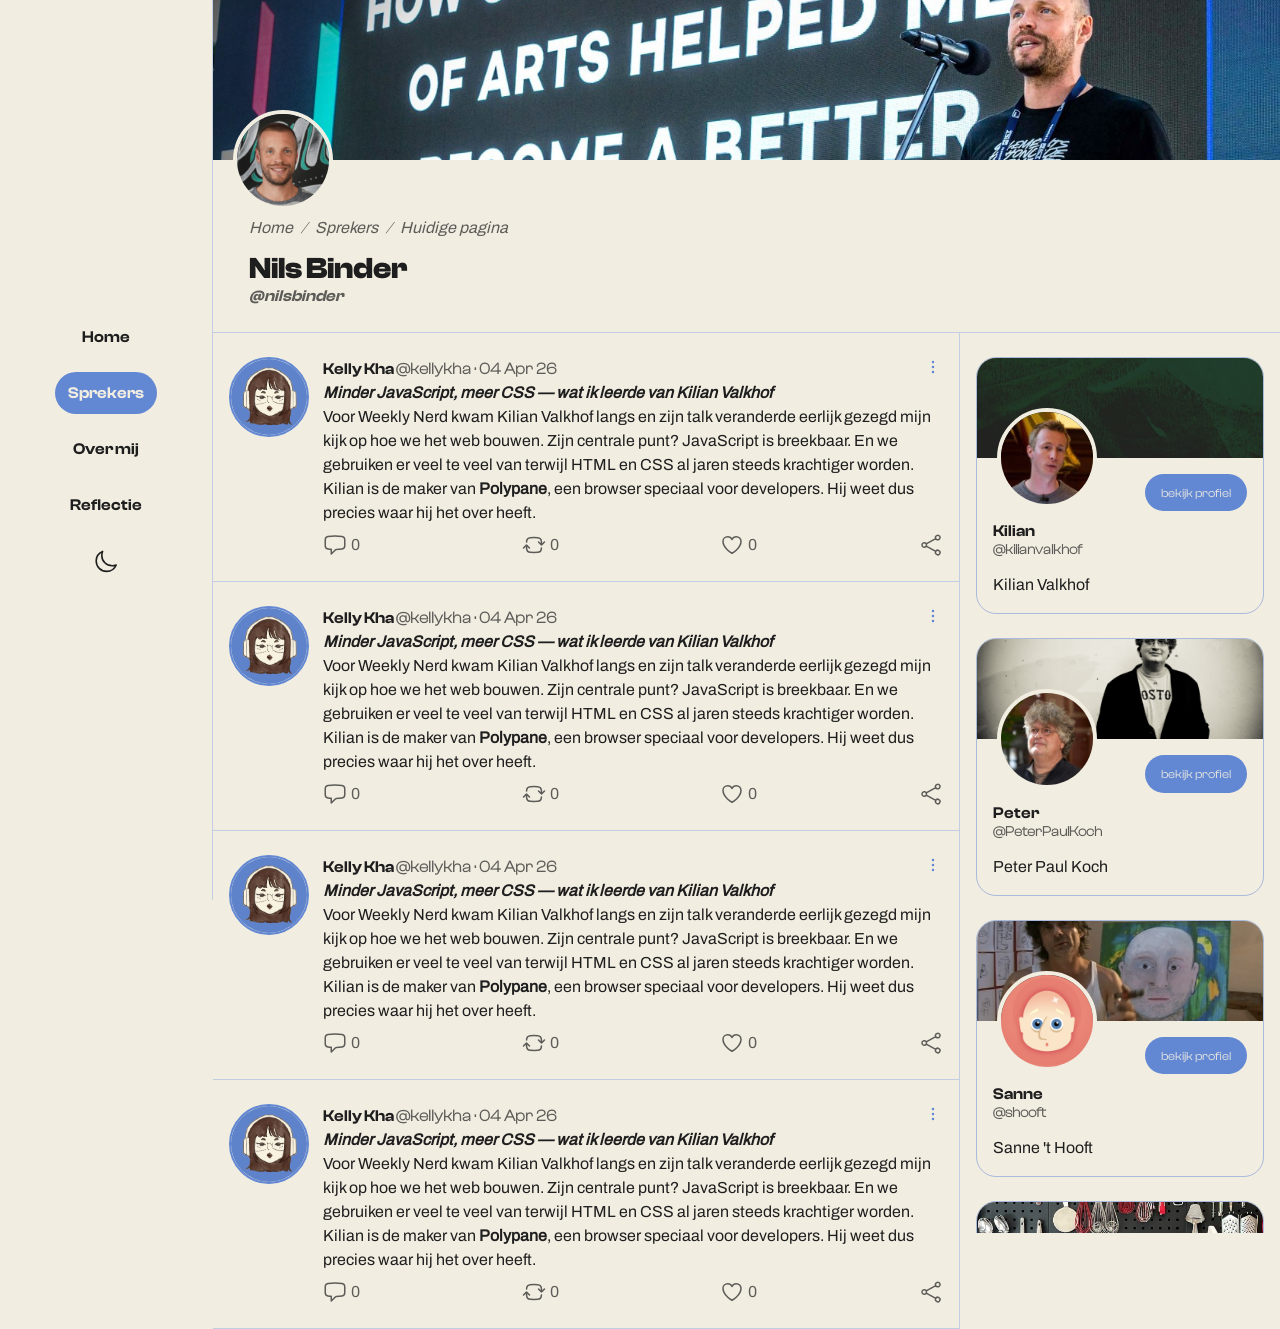
<file: sprekers/wn-nils.html>
<!DOCTYPE html>
<html lang="en">
<head>
    <meta charset="UTF-8">
    <meta name="viewport" content="width=device-width, initial-scale=1.0">
    <title>Blog Kelly Kha</title>
    <link href="../styles/style.css" rel="stylesheet">
    <link rel="icon" type="image/png" sizes="32x32" href="../images/favicon-32x32.png?v=3">
</head>

<body class="container speakers twitterstyle">
    <header>
        <div>
            <a href="../index.html">
                <img class="logo" src="../images/logo.png" alt="logo">
            </a>

            <button class="menu">
                <svg xmlns="http://www.w3.org/2000/svg" fill="none" viewBox="0 0 24 24" stroke-width="1.5" stroke="currentColor">
                    <path stroke-linecap="round" stroke-linejoin="round" d="M3.75 6.75h16.5M3.75 12h16.5m-16.5 5.25h16.5" />
                </svg>
            </button>
        </div>


        <nav>
            <ul>
                <li><a href="../index.html">Home</a></li>
                <li><a class="active" href="../speakers.html">Sprekers</a></li>
                <li><a href="../about.html">Over mij</a></li>
                <li><a href="../reflection.html">Reflectie</a></li>

                <li>
                    <label for="colorscheme-btn">
                    <input type="checkbox" name="colorscheme-btn">
                    <svg xmlns="http://www.w3.org/2000/svg" fill="none" viewBox="0 0 24 24" stroke-width="1.5" stroke="currentColor" class="size-6">
                    <path stroke-linecap="round" stroke-linejoin="round" d="M21.752 15.002A9.72 9.72 0 0 1 18 15.75c-5.385 0-9.75-4.365-9.75-9.75 0-1.33.266-2.597.748-3.752A9.753 9.753 0 0 0 3 11.25C3 16.635 7.365 21 12.75 21a9.753 9.753 0 0 0 9.002-5.998Z" />
                    </svg>
                </label>
                </li>
            </ul>  
        </nav>
    </header>

    <section class="spreker-intro">
        <div class="banner">
            <div class="banner-img-container">
                <img class="banner-image" src="../images/spreker-nils-header.png" alt="Nils Binder">
            </div>
            <div class="banner-photo">
                <img src="../images/spreker-nils.png" alt="Nils Binder">
            </div>
        </div>

        <div class="banner-content">
            <nav class="breadcrumbs" aria-label="breadcrumb">
                <ol class="breadcrumb">
                    <li><a href="../index.html">Home</a></li> /
                    <li><a href="../speakers.html">Sprekers</a></li> /
                    <li><a href="#">Huidige pagina</a></li>
                </ol>
            </nav>
            <div>
                <h1>Nils Binder</h1>
                <p class="banner-username">@nilsbinder</p>
            </div>
        </div>

        <div class="tab-nav">
            <button class="tab-btn active" data-tab="posts">Mijn posts</button>
            <button class="tab-btn" data-tab="speakers">Andere sprekers</button>
        </div>
    </section>

    <section class="tab-content" id="posts">
        <div class="content-post-container">
            <div class="post-profile-pic">
                <img src="../images/profile-pic.png" alt="">
            </div>

            <div class="content-post">
                <div class="content-post-username">
                    <h2>Kelly Kha <span>@kellykha · 04 Apr 26</span></h2>
                    <svg xmlns="http://www.w3.org/2000/svg" fill="none" viewBox="0 0 24 24" stroke-width="1.5" stroke="currentColor" class="size-6">
                    <path stroke-linecap="round" stroke-linejoin="round" d="M12 6.75a.75.75 0 1 1 0-1.5.75.75 0 0 1 0 1.5ZM12 12.75a.75.75 0 1 1 0-1.5.75.75 0 0 1 0 1.5ZM12 18.75a.75.75 0 1 1 0-1.5.75.75 0 0 1 0 1.5Z" />
                    </svg>

                </div>

                <div class="content-post-text">
                    <p><em><strong>Minder JavaScript, meer CSS — wat ik leerde van Kilian Valkhof</strong></em></p>
                    <p>
                    Voor Weekly Nerd kwam Kilian Valkhof langs en zijn talk veranderde eerlijk gezegd mijn kijk op hoe we het web bouwen. Zijn centrale punt? JavaScript is breekbaar. En we gebruiken er veel te veel van terwijl HTML en CSS al jaren steeds krachtiger worden.
                    Kilian is de maker van <strong>Polypane</strong>, een browser speciaal voor developers. Hij weet dus precies waar hij het over heeft.</p>
                </div>

                <div class="content-post-interactions">
                    <div>
                        <svg xmlns="http://www.w3.org/2000/svg" fill="none" viewBox="0 0 24 24" stroke-width="1.5" stroke="currentColor" class="size-6">
                        <path stroke-linecap="round" stroke-linejoin="round" d="M2.25 12.76c0 1.6 1.123 2.994 2.707 3.227 1.087.16 2.185.283 3.293.369V21l4.076-4.076a1.526 1.526 0 0 1 1.037-.443 48.282 48.282 0 0 0 5.68-.494c1.584-.233 2.707-1.626 2.707-3.228V6.741c0-1.602-1.123-2.995-2.707-3.228A48.394 48.394 0 0 0 12 3c-2.392 0-4.744.175-7.043.513C3.373 3.746 2.25 5.14 2.25 6.741v6.018Z" />
                        </svg> <p>0</p>
                    </div>

                    <div>
                        <svg xmlns="http://www.w3.org/2000/svg" fill="none" viewBox="0 0 24 24" stroke-width="1.5" stroke="currentColor" class="size-6">
                        <path stroke-linecap="round" stroke-linejoin="round" d="M19.5 12c0-1.232-.046-2.453-.138-3.662a4.006 4.006 0 0 0-3.7-3.7 48.678 48.678 0 0 0-7.324 0 4.006 4.006 0 0 0-3.7 3.7c-.017.22-.032.441-.046.662M19.5 12l3-3m-3 3-3-3m-12 3c0 1.232.046 2.453.138 3.662a4.006 4.006 0 0 0 3.7 3.7 48.656 48.656 0 0 0 7.324 0 4.006 4.006 0 0 0 3.7-3.7c.017-.22.032-.441.046-.662M4.5 12l3 3m-3-3-3 3" />
                        </svg> <p>0</p>
                    </div>

                    <div>
                        <svg xmlns="http://www.w3.org/2000/svg" fill="none" viewBox="0 0 24 24" stroke-width="1.5" stroke="currentColor" class="size-6">
                        <path stroke-linecap="round" stroke-linejoin="round" d="M21 8.25c0-2.485-2.099-4.5-4.688-4.5-1.935 0-3.597 1.126-4.312 2.733-.715-1.607-2.377-2.733-4.313-2.733C5.1 3.75 3 5.765 3 8.25c0 7.22 9 12 9 12s9-4.78 9-12Z" />
                        </svg> <p>0</p>
                    </div>

                    <svg xmlns="http://www.w3.org/2000/svg" fill="none" viewBox="0 0 24 24" stroke-width="1.5" stroke="currentColor" class="size-6">
                    <path stroke-linecap="round" stroke-linejoin="round" d="M7.217 10.907a2.25 2.25 0 1 0 0 2.186m0-2.186c.18.324.283.696.283 1.093s-.103.77-.283 1.093m0-2.186 9.566-5.314m-9.566 7.5 9.566 5.314m0 0a2.25 2.25 0 1 0 3.935 2.186 2.25 2.25 0 0 0-3.935-2.186Zm0-12.814a2.25 2.25 0 1 0 3.933-2.185 2.25 2.25 0 0 0-3.933 2.185Z" />
                    </svg>

                </div>
            </div>
        </div>

        <div class="content-post-container">
            <div class="post-profile-pic">
                <img src="../images/profile-pic.png" alt="">
            </div>

            <div class="content-post">
                <div class="content-post-username">
                    <h2>Kelly Kha <span>@kellykha · 04 Apr 26</span></h2>
                    <svg xmlns="http://www.w3.org/2000/svg" fill="none" viewBox="0 0 24 24" stroke-width="1.5" stroke="currentColor" class="size-6">
                    <path stroke-linecap="round" stroke-linejoin="round" d="M12 6.75a.75.75 0 1 1 0-1.5.75.75 0 0 1 0 1.5ZM12 12.75a.75.75 0 1 1 0-1.5.75.75 0 0 1 0 1.5ZM12 18.75a.75.75 0 1 1 0-1.5.75.75 0 0 1 0 1.5Z" />
                    </svg>

                </div>

                <div class="content-post-text">
                    <p><em><strong>Minder JavaScript, meer CSS — wat ik leerde van Kilian Valkhof</strong></em></p>
                    <p>
                    Voor Weekly Nerd kwam Kilian Valkhof langs en zijn talk veranderde eerlijk gezegd mijn kijk op hoe we het web bouwen. Zijn centrale punt? JavaScript is breekbaar. En we gebruiken er veel te veel van terwijl HTML en CSS al jaren steeds krachtiger worden.
                    Kilian is de maker van <strong>Polypane</strong>, een browser speciaal voor developers. Hij weet dus precies waar hij het over heeft.</p>
                </div>

                <div class="content-post-interactions">
                    <div>
                        <svg xmlns="http://www.w3.org/2000/svg" fill="none" viewBox="0 0 24 24" stroke-width="1.5" stroke="currentColor" class="size-6">
                        <path stroke-linecap="round" stroke-linejoin="round" d="M2.25 12.76c0 1.6 1.123 2.994 2.707 3.227 1.087.16 2.185.283 3.293.369V21l4.076-4.076a1.526 1.526 0 0 1 1.037-.443 48.282 48.282 0 0 0 5.68-.494c1.584-.233 2.707-1.626 2.707-3.228V6.741c0-1.602-1.123-2.995-2.707-3.228A48.394 48.394 0 0 0 12 3c-2.392 0-4.744.175-7.043.513C3.373 3.746 2.25 5.14 2.25 6.741v6.018Z" />
                        </svg> <p>0</p>
                    </div>

                    <div>
                        <svg xmlns="http://www.w3.org/2000/svg" fill="none" viewBox="0 0 24 24" stroke-width="1.5" stroke="currentColor" class="size-6">
                        <path stroke-linecap="round" stroke-linejoin="round" d="M19.5 12c0-1.232-.046-2.453-.138-3.662a4.006 4.006 0 0 0-3.7-3.7 48.678 48.678 0 0 0-7.324 0 4.006 4.006 0 0 0-3.7 3.7c-.017.22-.032.441-.046.662M19.5 12l3-3m-3 3-3-3m-12 3c0 1.232.046 2.453.138 3.662a4.006 4.006 0 0 0 3.7 3.7 48.656 48.656 0 0 0 7.324 0 4.006 4.006 0 0 0 3.7-3.7c.017-.22.032-.441.046-.662M4.5 12l3 3m-3-3-3 3" />
                        </svg> <p>0</p>
                    </div>

                    <div>
                        <svg xmlns="http://www.w3.org/2000/svg" fill="none" viewBox="0 0 24 24" stroke-width="1.5" stroke="currentColor" class="size-6">
                        <path stroke-linecap="round" stroke-linejoin="round" d="M21 8.25c0-2.485-2.099-4.5-4.688-4.5-1.935 0-3.597 1.126-4.312 2.733-.715-1.607-2.377-2.733-4.313-2.733C5.1 3.75 3 5.765 3 8.25c0 7.22 9 12 9 12s9-4.78 9-12Z" />
                        </svg> <p>0</p>
                    </div>

                    <svg xmlns="http://www.w3.org/2000/svg" fill="none" viewBox="0 0 24 24" stroke-width="1.5" stroke="currentColor" class="size-6">
                    <path stroke-linecap="round" stroke-linejoin="round" d="M7.217 10.907a2.25 2.25 0 1 0 0 2.186m0-2.186c.18.324.283.696.283 1.093s-.103.77-.283 1.093m0-2.186 9.566-5.314m-9.566 7.5 9.566 5.314m0 0a2.25 2.25 0 1 0 3.935 2.186 2.25 2.25 0 0 0-3.935-2.186Zm0-12.814a2.25 2.25 0 1 0 3.933-2.185 2.25 2.25 0 0 0-3.933 2.185Z" />
                    </svg>

                </div>
            </div>
        </div>

        <div class="content-post-container">
            <div class="post-profile-pic">
                <img src="../images/profile-pic.png" alt="">
            </div>

            <div class="content-post">
                <div class="content-post-username">
                    <h2>Kelly Kha <span>@kellykha · 04 Apr 26</span></h2>
                    <svg xmlns="http://www.w3.org/2000/svg" fill="none" viewBox="0 0 24 24" stroke-width="1.5" stroke="currentColor" class="size-6">
                    <path stroke-linecap="round" stroke-linejoin="round" d="M12 6.75a.75.75 0 1 1 0-1.5.75.75 0 0 1 0 1.5ZM12 12.75a.75.75 0 1 1 0-1.5.75.75 0 0 1 0 1.5ZM12 18.75a.75.75 0 1 1 0-1.5.75.75 0 0 1 0 1.5Z" />
                    </svg>

                </div>

                <div class="content-post-text">
                    <p><em><strong>Minder JavaScript, meer CSS — wat ik leerde van Kilian Valkhof</strong></em></p>
                    <p>
                    Voor Weekly Nerd kwam Kilian Valkhof langs en zijn talk veranderde eerlijk gezegd mijn kijk op hoe we het web bouwen. Zijn centrale punt? JavaScript is breekbaar. En we gebruiken er veel te veel van terwijl HTML en CSS al jaren steeds krachtiger worden.
                    Kilian is de maker van <strong>Polypane</strong>, een browser speciaal voor developers. Hij weet dus precies waar hij het over heeft.</p>
                </div>

                <div class="content-post-interactions">
                    <div>
                        <svg xmlns="http://www.w3.org/2000/svg" fill="none" viewBox="0 0 24 24" stroke-width="1.5" stroke="currentColor" class="size-6">
                        <path stroke-linecap="round" stroke-linejoin="round" d="M2.25 12.76c0 1.6 1.123 2.994 2.707 3.227 1.087.16 2.185.283 3.293.369V21l4.076-4.076a1.526 1.526 0 0 1 1.037-.443 48.282 48.282 0 0 0 5.68-.494c1.584-.233 2.707-1.626 2.707-3.228V6.741c0-1.602-1.123-2.995-2.707-3.228A48.394 48.394 0 0 0 12 3c-2.392 0-4.744.175-7.043.513C3.373 3.746 2.25 5.14 2.25 6.741v6.018Z" />
                        </svg> <p>0</p>
                    </div>

                    <div>
                        <svg xmlns="http://www.w3.org/2000/svg" fill="none" viewBox="0 0 24 24" stroke-width="1.5" stroke="currentColor" class="size-6">
                        <path stroke-linecap="round" stroke-linejoin="round" d="M19.5 12c0-1.232-.046-2.453-.138-3.662a4.006 4.006 0 0 0-3.7-3.7 48.678 48.678 0 0 0-7.324 0 4.006 4.006 0 0 0-3.7 3.7c-.017.22-.032.441-.046.662M19.5 12l3-3m-3 3-3-3m-12 3c0 1.232.046 2.453.138 3.662a4.006 4.006 0 0 0 3.7 3.7 48.656 48.656 0 0 0 7.324 0 4.006 4.006 0 0 0 3.7-3.7c.017-.22.032-.441.046-.662M4.5 12l3 3m-3-3-3 3" />
                        </svg> <p>0</p>
                    </div>

                    <div>
                        <svg xmlns="http://www.w3.org/2000/svg" fill="none" viewBox="0 0 24 24" stroke-width="1.5" stroke="currentColor" class="size-6">
                        <path stroke-linecap="round" stroke-linejoin="round" d="M21 8.25c0-2.485-2.099-4.5-4.688-4.5-1.935 0-3.597 1.126-4.312 2.733-.715-1.607-2.377-2.733-4.313-2.733C5.1 3.75 3 5.765 3 8.25c0 7.22 9 12 9 12s9-4.78 9-12Z" />
                        </svg> <p>0</p>
                    </div>

                    <svg xmlns="http://www.w3.org/2000/svg" fill="none" viewBox="0 0 24 24" stroke-width="1.5" stroke="currentColor" class="size-6">
                    <path stroke-linecap="round" stroke-linejoin="round" d="M7.217 10.907a2.25 2.25 0 1 0 0 2.186m0-2.186c.18.324.283.696.283 1.093s-.103.77-.283 1.093m0-2.186 9.566-5.314m-9.566 7.5 9.566 5.314m0 0a2.25 2.25 0 1 0 3.935 2.186 2.25 2.25 0 0 0-3.935-2.186Zm0-12.814a2.25 2.25 0 1 0 3.933-2.185 2.25 2.25 0 0 0-3.933 2.185Z" />
                    </svg>

                </div>
            </div>
        </div>

        <div class="content-post-container">
            <div class="post-profile-pic">
                <img src="../images/profile-pic.png" alt="">
            </div>

            <div class="content-post">
                <div class="content-post-username">
                    <h2>Kelly Kha <span>@kellykha · 04 Apr 26</span></h2>
                    <svg xmlns="http://www.w3.org/2000/svg" fill="none" viewBox="0 0 24 24" stroke-width="1.5" stroke="currentColor" class="size-6">
                    <path stroke-linecap="round" stroke-linejoin="round" d="M12 6.75a.75.75 0 1 1 0-1.5.75.75 0 0 1 0 1.5ZM12 12.75a.75.75 0 1 1 0-1.5.75.75 0 0 1 0 1.5ZM12 18.75a.75.75 0 1 1 0-1.5.75.75 0 0 1 0 1.5Z" />
                    </svg>

                </div>

                <div class="content-post-text">
                    <p><em><strong>Minder JavaScript, meer CSS — wat ik leerde van Kilian Valkhof</strong></em></p>
                    <p>
                    Voor Weekly Nerd kwam Kilian Valkhof langs en zijn talk veranderde eerlijk gezegd mijn kijk op hoe we het web bouwen. Zijn centrale punt? JavaScript is breekbaar. En we gebruiken er veel te veel van terwijl HTML en CSS al jaren steeds krachtiger worden.
                    Kilian is de maker van <strong>Polypane</strong>, een browser speciaal voor developers. Hij weet dus precies waar hij het over heeft.</p>
                </div>

                <div class="content-post-interactions">
                    <div>
                        <svg xmlns="http://www.w3.org/2000/svg" fill="none" viewBox="0 0 24 24" stroke-width="1.5" stroke="currentColor" class="size-6">
                        <path stroke-linecap="round" stroke-linejoin="round" d="M2.25 12.76c0 1.6 1.123 2.994 2.707 3.227 1.087.16 2.185.283 3.293.369V21l4.076-4.076a1.526 1.526 0 0 1 1.037-.443 48.282 48.282 0 0 0 5.68-.494c1.584-.233 2.707-1.626 2.707-3.228V6.741c0-1.602-1.123-2.995-2.707-3.228A48.394 48.394 0 0 0 12 3c-2.392 0-4.744.175-7.043.513C3.373 3.746 2.25 5.14 2.25 6.741v6.018Z" />
                        </svg> <p>0</p>
                    </div>

                    <div>
                        <svg xmlns="http://www.w3.org/2000/svg" fill="none" viewBox="0 0 24 24" stroke-width="1.5" stroke="currentColor" class="size-6">
                        <path stroke-linecap="round" stroke-linejoin="round" d="M19.5 12c0-1.232-.046-2.453-.138-3.662a4.006 4.006 0 0 0-3.7-3.7 48.678 48.678 0 0 0-7.324 0 4.006 4.006 0 0 0-3.7 3.7c-.017.22-.032.441-.046.662M19.5 12l3-3m-3 3-3-3m-12 3c0 1.232.046 2.453.138 3.662a4.006 4.006 0 0 0 3.7 3.7 48.656 48.656 0 0 0 7.324 0 4.006 4.006 0 0 0 3.7-3.7c.017-.22.032-.441.046-.662M4.5 12l3 3m-3-3-3 3" />
                        </svg> <p>0</p>
                    </div>

                    <div>
                        <svg xmlns="http://www.w3.org/2000/svg" fill="none" viewBox="0 0 24 24" stroke-width="1.5" stroke="currentColor" class="size-6">
                        <path stroke-linecap="round" stroke-linejoin="round" d="M21 8.25c0-2.485-2.099-4.5-4.688-4.5-1.935 0-3.597 1.126-4.312 2.733-.715-1.607-2.377-2.733-4.313-2.733C5.1 3.75 3 5.765 3 8.25c0 7.22 9 12 9 12s9-4.78 9-12Z" />
                        </svg> <p>0</p>
                    </div>

                    <svg xmlns="http://www.w3.org/2000/svg" fill="none" viewBox="0 0 24 24" stroke-width="1.5" stroke="currentColor" class="size-6">
                    <path stroke-linecap="round" stroke-linejoin="round" d="M7.217 10.907a2.25 2.25 0 1 0 0 2.186m0-2.186c.18.324.283.696.283 1.093s-.103.77-.283 1.093m0-2.186 9.566-5.314m-9.566 7.5 9.566 5.314m0 0a2.25 2.25 0 1 0 3.935 2.186 2.25 2.25 0 0 0-3.935-2.186Zm0-12.814a2.25 2.25 0 1 0 3.933-2.185 2.25 2.25 0 0 0-3.933 2.185Z" />
                    </svg>

                </div>
            </div>
        </div>
    </section>

    <!-- <section class="tab-content" id="speakers">
        <div class="speaker-content-container">
            <div class="speaker-banner">
                <img class="banner-image" src="images/spreker-kilian-header.png" alt="Kilian Valkhof">
                <div class="banner-photo">
                    <img src="images/spreker-kilian.png" alt="Kilian Valkhof">
                </div>
            </div>

            <div class="speaker-content">
                <button class="speaker-banner-btn">
                    <a href="/wn-kilian.html">
                        bekijk profiel
                    </a>
                </button>
                <h2>Kilian <br> <span>@kilianvalkhof</span></h2>
                <p>Kilian Valkhof </p>
            </div>
        </div>

        <div class="speaker-content-container">
            <div class="speaker-banner">
                <img class="banner-image" src="images/spreker-nils-header.png" alt="Nils Binder">
                <div class="banner-photo">
                    <img src="images/spreker-nils.png" alt="Nils Binder">
                </div>
            </div>

            <div class="speaker-content">
                <button class="speaker-banner-btn">
                    <a href="/wn-nils.html">
                        bekijk profiel
                    </a>
                </button>
                <h2>Nils <br> <span>@nilsbinder</span></h2>
                <p>Nils Binder is een ervaren webontwikkelaar en spreker die bekend staat om zijn diepgaande kennis van moderne webtechnologieën.</p>
            </div>
        </div>

        <div class="speaker-content-container">
            <div class="speaker-banner">
                <img class="banner-image" src="images/spreker-robbert-header.png" alt="Robbert Broersma">
                <div class="banner-photo">
                    <img src="images/spreker-robbert.png" alt="Robbert Broersma">
                </div>
            </div>

            <div class="speaker-content">
                <button class="speaker-banner-btn">
                    <a href="/wn-robbert.html">
                        bekijk profiel
                    </a>
                </button>
                <h2>Robbert <br> <span>@robbertbroersma</span></h2>
                <p>Robbert Broersma </p>
            </div>
        </div>

        <div class="speaker-content-container">
            <div class="speaker-banner">
                <img class="banner-image" src="images/spreker-rosa-header.png" alt="Rosa Schuurman">
                <div class="banner-photo">
                    <img src="images/spreker-rosa.png" alt="Rosa Schuurman">
                </div>
            </div>

            <div class="speaker-content">
                <button class="speaker-banner-btn">
                    <a href="/wn-rosa.html">
                        bekijk profiel
                    </a>
                </button>
                <h2>Rosa <br> <span>@rosaschuurman</span></h2>
                <p>Rosa Schuurman </p>
            </div>
        </div>

        <div class="speaker-content-container">
            <div class="speaker-banner">
                <img class="banner-image" src="images/spreker-johan-header.png" alt="Johan Huijkman">
                <div class="banner-photo">
                    <img src="images/spreker-johan.png" alt="Johan Huijkman">
                </div>
            </div>

            <div class="speaker-content">
                <button class="speaker-banner-btn">
                    <a href="/wn-johan.html">
                        bekijk profiel
                    </a>
                </button>
                <h2>Johan <br> <span>@johanhuijkman</span></h2>
                <p>Johan Huijkman </p>
            </div>
        </div>
    </section> -->

    <div id="speakers-component"></div>

    <!-- <footer>
        <p>© 2026 Kelly Kha. Alle rechten voorbehouden.</p>
    </footer> -->

    <script src="../script/script.js"></script>
</body>
</html>

<script>
    fetch("/components/speakers.html")
    .then(response => response.text())
    .then(data => {
        document.getElementById("speakers-component").innerHTML = data;

        document.querySelector('a[href="/sprekers/wn-nils.html"]')
            .closest(".speaker-content-container")
            .remove();

            initTabs() 
    });
</script>
</file>
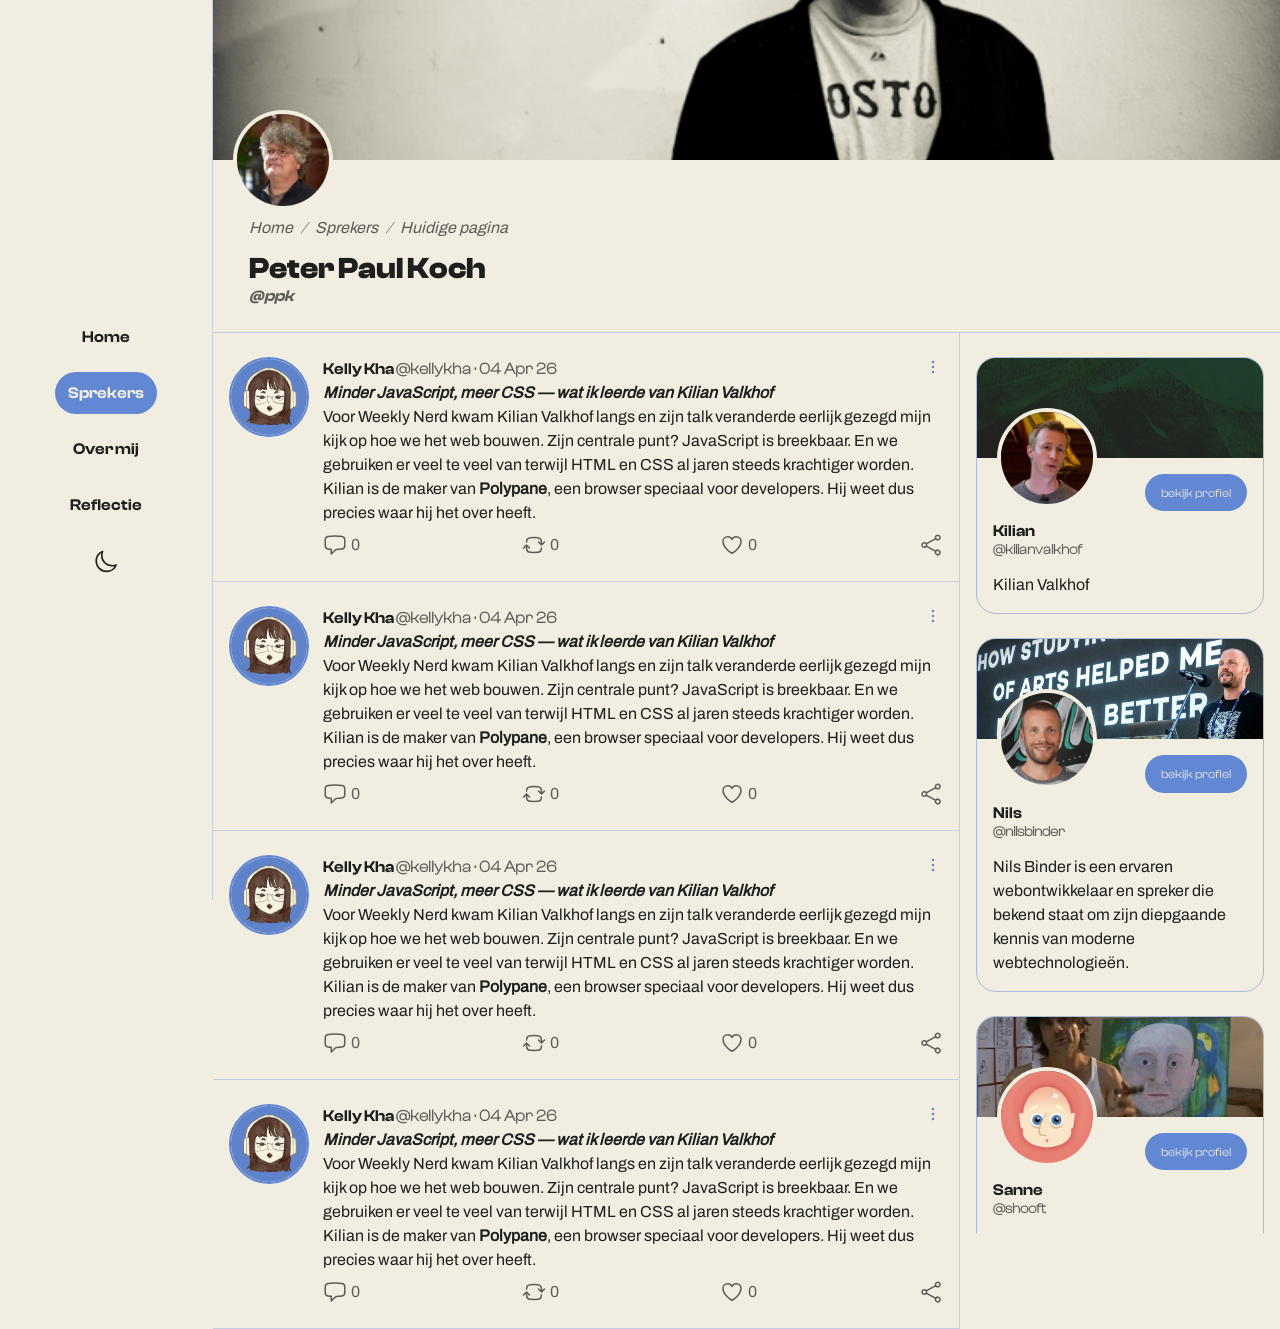
<file: sprekers/wn-peter.html>
<!DOCTYPE html>
<html lang="en">
<head>
    <meta charset="UTF-8">
    <meta name="viewport" content="width=device-width, initial-scale=1.0">
    <title>Blog Kelly Kha</title>
    <link href="../styles/style.css" rel="stylesheet">
    <link rel="icon" type="image/png" sizes="32x32" href="../images/favicon-32x32.png?v=3">
</head>

<body class="container speakers twitterstyle">
    <header>
        <div>
            <a href="../index.html">
                <img class="logo" src="../images/logo.png" alt="logo">
            </a>

            <button class="menu">
                <svg xmlns="http://www.w3.org/2000/svg" fill="none" viewBox="0 0 24 24" stroke-width="1.5" stroke="currentColor">
                    <path stroke-linecap="round" stroke-linejoin="round" d="M3.75 6.75h16.5M3.75 12h16.5m-16.5 5.25h16.5" />
                </svg>
            </button>
        </div>


        <nav>
            <ul>
                <li><a href="../index.html">Home</a></li>
                <li><a class="active" href="../speakers.html">Sprekers</a></li>
                <li><a href="../about.html">Over mij</a></li>
                <li><a href="../reflection.html">Reflectie</a></li>

                <li>
                    <label for="colorscheme-btn">
                    <input type="checkbox" name="colorscheme-btn">
                    <svg xmlns="http://www.w3.org/2000/svg" fill="none" viewBox="0 0 24 24" stroke-width="1.5" stroke="currentColor" class="size-6">
                    <path stroke-linecap="round" stroke-linejoin="round" d="M21.752 15.002A9.72 9.72 0 0 1 18 15.75c-5.385 0-9.75-4.365-9.75-9.75 0-1.33.266-2.597.748-3.752A9.753 9.753 0 0 0 3 11.25C3 16.635 7.365 21 12.75 21a9.753 9.753 0 0 0 9.002-5.998Z" />
                    </svg>
                </label>
                </li>
            </ul>  
        </nav>
    </header>

    <section class="spreker-intro">
        <div class="banner">
            <div class="banner-img-container">
                <img class="banner-image" src="../images/spreker-peter-header.png" alt="Peter Paul Koch">
            </div>
            <div class="banner-photo">
                <img src="../images/spreker-peter.png" alt="Peter Paul Koch">
            </div>
        </div>

        <div class="banner-content">
            <nav class="breadcrumbs" aria-label="breadcrumb">
                <ol class="breadcrumb">
                    <li><a href="../index.html">Home</a></li> /
                    <li><a href="../speakers.html">Sprekers</a></li> /
                    <li><a href="#">Huidige pagina</a></li>
                </ol>
            </nav>
            <div>
                <h1>Peter Paul Koch</h1>
                <p class="banner-username">@ppk</p>
            </div>
        </div>

        <div class="tab-nav">
            <button class="tab-btn active" data-tab="posts">Mijn posts</button>
            <button class="tab-btn" data-tab="speakers">Andere sprekers</button>
        </div>
    </section>

    <section class="tab-content" id="posts">
        <div class="content-post-container">
            <div class="post-profile-pic">
                <img src="../images/profile-pic.png" alt="">
            </div>

            <div class="content-post">
                <div class="content-post-username">
                    <h2>Kelly Kha <span>@kellykha · 04 Apr 26</span></h2>
                    <svg xmlns="http://www.w3.org/2000/svg" fill="none" viewBox="0 0 24 24" stroke-width="1.5" stroke="currentColor" class="size-6">
                    <path stroke-linecap="round" stroke-linejoin="round" d="M12 6.75a.75.75 0 1 1 0-1.5.75.75 0 0 1 0 1.5ZM12 12.75a.75.75 0 1 1 0-1.5.75.75 0 0 1 0 1.5ZM12 18.75a.75.75 0 1 1 0-1.5.75.75 0 0 1 0 1.5Z" />
                    </svg>

                </div>

                <div class="content-post-text">
                    <p><em><strong>Minder JavaScript, meer CSS — wat ik leerde van Kilian Valkhof</strong></em></p>
                    <p>
                    Voor Weekly Nerd kwam Kilian Valkhof langs en zijn talk veranderde eerlijk gezegd mijn kijk op hoe we het web bouwen. Zijn centrale punt? JavaScript is breekbaar. En we gebruiken er veel te veel van terwijl HTML en CSS al jaren steeds krachtiger worden.
                    Kilian is de maker van <strong>Polypane</strong>, een browser speciaal voor developers. Hij weet dus precies waar hij het over heeft.</p>
                </div>

                <div class="content-post-interactions">
                    <div>
                        <svg xmlns="http://www.w3.org/2000/svg" fill="none" viewBox="0 0 24 24" stroke-width="1.5" stroke="currentColor" class="size-6">
                        <path stroke-linecap="round" stroke-linejoin="round" d="M2.25 12.76c0 1.6 1.123 2.994 2.707 3.227 1.087.16 2.185.283 3.293.369V21l4.076-4.076a1.526 1.526 0 0 1 1.037-.443 48.282 48.282 0 0 0 5.68-.494c1.584-.233 2.707-1.626 2.707-3.228V6.741c0-1.602-1.123-2.995-2.707-3.228A48.394 48.394 0 0 0 12 3c-2.392 0-4.744.175-7.043.513C3.373 3.746 2.25 5.14 2.25 6.741v6.018Z" />
                        </svg> <p>0</p>
                    </div>

                    <div>
                        <svg xmlns="http://www.w3.org/2000/svg" fill="none" viewBox="0 0 24 24" stroke-width="1.5" stroke="currentColor" class="size-6">
                        <path stroke-linecap="round" stroke-linejoin="round" d="M19.5 12c0-1.232-.046-2.453-.138-3.662a4.006 4.006 0 0 0-3.7-3.7 48.678 48.678 0 0 0-7.324 0 4.006 4.006 0 0 0-3.7 3.7c-.017.22-.032.441-.046.662M19.5 12l3-3m-3 3-3-3m-12 3c0 1.232.046 2.453.138 3.662a4.006 4.006 0 0 0 3.7 3.7 48.656 48.656 0 0 0 7.324 0 4.006 4.006 0 0 0 3.7-3.7c.017-.22.032-.441.046-.662M4.5 12l3 3m-3-3-3 3" />
                        </svg> <p>0</p>
                    </div>

                    <div>
                        <svg xmlns="http://www.w3.org/2000/svg" fill="none" viewBox="0 0 24 24" stroke-width="1.5" stroke="currentColor" class="size-6">
                        <path stroke-linecap="round" stroke-linejoin="round" d="M21 8.25c0-2.485-2.099-4.5-4.688-4.5-1.935 0-3.597 1.126-4.312 2.733-.715-1.607-2.377-2.733-4.313-2.733C5.1 3.75 3 5.765 3 8.25c0 7.22 9 12 9 12s9-4.78 9-12Z" />
                        </svg> <p>0</p>
                    </div>

                    <svg xmlns="http://www.w3.org/2000/svg" fill="none" viewBox="0 0 24 24" stroke-width="1.5" stroke="currentColor" class="size-6">
                    <path stroke-linecap="round" stroke-linejoin="round" d="M7.217 10.907a2.25 2.25 0 1 0 0 2.186m0-2.186c.18.324.283.696.283 1.093s-.103.77-.283 1.093m0-2.186 9.566-5.314m-9.566 7.5 9.566 5.314m0 0a2.25 2.25 0 1 0 3.935 2.186 2.25 2.25 0 0 0-3.935-2.186Zm0-12.814a2.25 2.25 0 1 0 3.933-2.185 2.25 2.25 0 0 0-3.933 2.185Z" />
                    </svg>

                </div>
            </div>
        </div>

        <div class="content-post-container">
            <div class="post-profile-pic">
                <img src="../images/profile-pic.png" alt="">
            </div>

            <div class="content-post">
                <div class="content-post-username">
                    <h2>Kelly Kha <span>@kellykha · 04 Apr 26</span></h2>
                    <svg xmlns="http://www.w3.org/2000/svg" fill="none" viewBox="0 0 24 24" stroke-width="1.5" stroke="currentColor" class="size-6">
                    <path stroke-linecap="round" stroke-linejoin="round" d="M12 6.75a.75.75 0 1 1 0-1.5.75.75 0 0 1 0 1.5ZM12 12.75a.75.75 0 1 1 0-1.5.75.75 0 0 1 0 1.5ZM12 18.75a.75.75 0 1 1 0-1.5.75.75 0 0 1 0 1.5Z" />
                    </svg>

                </div>

                <div class="content-post-text">
                    <p><em><strong>Minder JavaScript, meer CSS — wat ik leerde van Kilian Valkhof</strong></em></p>
                    <p>
                    Voor Weekly Nerd kwam Kilian Valkhof langs en zijn talk veranderde eerlijk gezegd mijn kijk op hoe we het web bouwen. Zijn centrale punt? JavaScript is breekbaar. En we gebruiken er veel te veel van terwijl HTML en CSS al jaren steeds krachtiger worden.
                    Kilian is de maker van <strong>Polypane</strong>, een browser speciaal voor developers. Hij weet dus precies waar hij het over heeft.</p>
                </div>

                <div class="content-post-interactions">
                    <div>
                        <svg xmlns="http://www.w3.org/2000/svg" fill="none" viewBox="0 0 24 24" stroke-width="1.5" stroke="currentColor" class="size-6">
                        <path stroke-linecap="round" stroke-linejoin="round" d="M2.25 12.76c0 1.6 1.123 2.994 2.707 3.227 1.087.16 2.185.283 3.293.369V21l4.076-4.076a1.526 1.526 0 0 1 1.037-.443 48.282 48.282 0 0 0 5.68-.494c1.584-.233 2.707-1.626 2.707-3.228V6.741c0-1.602-1.123-2.995-2.707-3.228A48.394 48.394 0 0 0 12 3c-2.392 0-4.744.175-7.043.513C3.373 3.746 2.25 5.14 2.25 6.741v6.018Z" />
                        </svg> <p>0</p>
                    </div>

                    <div>
                        <svg xmlns="http://www.w3.org/2000/svg" fill="none" viewBox="0 0 24 24" stroke-width="1.5" stroke="currentColor" class="size-6">
                        <path stroke-linecap="round" stroke-linejoin="round" d="M19.5 12c0-1.232-.046-2.453-.138-3.662a4.006 4.006 0 0 0-3.7-3.7 48.678 48.678 0 0 0-7.324 0 4.006 4.006 0 0 0-3.7 3.7c-.017.22-.032.441-.046.662M19.5 12l3-3m-3 3-3-3m-12 3c0 1.232.046 2.453.138 3.662a4.006 4.006 0 0 0 3.7 3.7 48.656 48.656 0 0 0 7.324 0 4.006 4.006 0 0 0 3.7-3.7c.017-.22.032-.441.046-.662M4.5 12l3 3m-3-3-3 3" />
                        </svg> <p>0</p>
                    </div>

                    <div>
                        <svg xmlns="http://www.w3.org/2000/svg" fill="none" viewBox="0 0 24 24" stroke-width="1.5" stroke="currentColor" class="size-6">
                        <path stroke-linecap="round" stroke-linejoin="round" d="M21 8.25c0-2.485-2.099-4.5-4.688-4.5-1.935 0-3.597 1.126-4.312 2.733-.715-1.607-2.377-2.733-4.313-2.733C5.1 3.75 3 5.765 3 8.25c0 7.22 9 12 9 12s9-4.78 9-12Z" />
                        </svg> <p>0</p>
                    </div>

                    <svg xmlns="http://www.w3.org/2000/svg" fill="none" viewBox="0 0 24 24" stroke-width="1.5" stroke="currentColor" class="size-6">
                    <path stroke-linecap="round" stroke-linejoin="round" d="M7.217 10.907a2.25 2.25 0 1 0 0 2.186m0-2.186c.18.324.283.696.283 1.093s-.103.77-.283 1.093m0-2.186 9.566-5.314m-9.566 7.5 9.566 5.314m0 0a2.25 2.25 0 1 0 3.935 2.186 2.25 2.25 0 0 0-3.935-2.186Zm0-12.814a2.25 2.25 0 1 0 3.933-2.185 2.25 2.25 0 0 0-3.933 2.185Z" />
                    </svg>

                </div>
            </div>
        </div>

        <div class="content-post-container">
            <div class="post-profile-pic">
                <img src="../images/profile-pic.png" alt="">
            </div>

            <div class="content-post">
                <div class="content-post-username">
                    <h2>Kelly Kha <span>@kellykha · 04 Apr 26</span></h2>
                    <svg xmlns="http://www.w3.org/2000/svg" fill="none" viewBox="0 0 24 24" stroke-width="1.5" stroke="currentColor" class="size-6">
                    <path stroke-linecap="round" stroke-linejoin="round" d="M12 6.75a.75.75 0 1 1 0-1.5.75.75 0 0 1 0 1.5ZM12 12.75a.75.75 0 1 1 0-1.5.75.75 0 0 1 0 1.5ZM12 18.75a.75.75 0 1 1 0-1.5.75.75 0 0 1 0 1.5Z" />
                    </svg>

                </div>

                <div class="content-post-text">
                    <p><em><strong>Minder JavaScript, meer CSS — wat ik leerde van Kilian Valkhof</strong></em></p>
                    <p>
                    Voor Weekly Nerd kwam Kilian Valkhof langs en zijn talk veranderde eerlijk gezegd mijn kijk op hoe we het web bouwen. Zijn centrale punt? JavaScript is breekbaar. En we gebruiken er veel te veel van terwijl HTML en CSS al jaren steeds krachtiger worden.
                    Kilian is de maker van <strong>Polypane</strong>, een browser speciaal voor developers. Hij weet dus precies waar hij het over heeft.</p>
                </div>

                <div class="content-post-interactions">
                    <div>
                        <svg xmlns="http://www.w3.org/2000/svg" fill="none" viewBox="0 0 24 24" stroke-width="1.5" stroke="currentColor" class="size-6">
                        <path stroke-linecap="round" stroke-linejoin="round" d="M2.25 12.76c0 1.6 1.123 2.994 2.707 3.227 1.087.16 2.185.283 3.293.369V21l4.076-4.076a1.526 1.526 0 0 1 1.037-.443 48.282 48.282 0 0 0 5.68-.494c1.584-.233 2.707-1.626 2.707-3.228V6.741c0-1.602-1.123-2.995-2.707-3.228A48.394 48.394 0 0 0 12 3c-2.392 0-4.744.175-7.043.513C3.373 3.746 2.25 5.14 2.25 6.741v6.018Z" />
                        </svg> <p>0</p>
                    </div>

                    <div>
                        <svg xmlns="http://www.w3.org/2000/svg" fill="none" viewBox="0 0 24 24" stroke-width="1.5" stroke="currentColor" class="size-6">
                        <path stroke-linecap="round" stroke-linejoin="round" d="M19.5 12c0-1.232-.046-2.453-.138-3.662a4.006 4.006 0 0 0-3.7-3.7 48.678 48.678 0 0 0-7.324 0 4.006 4.006 0 0 0-3.7 3.7c-.017.22-.032.441-.046.662M19.5 12l3-3m-3 3-3-3m-12 3c0 1.232.046 2.453.138 3.662a4.006 4.006 0 0 0 3.7 3.7 48.656 48.656 0 0 0 7.324 0 4.006 4.006 0 0 0 3.7-3.7c.017-.22.032-.441.046-.662M4.5 12l3 3m-3-3-3 3" />
                        </svg> <p>0</p>
                    </div>

                    <div>
                        <svg xmlns="http://www.w3.org/2000/svg" fill="none" viewBox="0 0 24 24" stroke-width="1.5" stroke="currentColor" class="size-6">
                        <path stroke-linecap="round" stroke-linejoin="round" d="M21 8.25c0-2.485-2.099-4.5-4.688-4.5-1.935 0-3.597 1.126-4.312 2.733-.715-1.607-2.377-2.733-4.313-2.733C5.1 3.75 3 5.765 3 8.25c0 7.22 9 12 9 12s9-4.78 9-12Z" />
                        </svg> <p>0</p>
                    </div>

                    <svg xmlns="http://www.w3.org/2000/svg" fill="none" viewBox="0 0 24 24" stroke-width="1.5" stroke="currentColor" class="size-6">
                    <path stroke-linecap="round" stroke-linejoin="round" d="M7.217 10.907a2.25 2.25 0 1 0 0 2.186m0-2.186c.18.324.283.696.283 1.093s-.103.77-.283 1.093m0-2.186 9.566-5.314m-9.566 7.5 9.566 5.314m0 0a2.25 2.25 0 1 0 3.935 2.186 2.25 2.25 0 0 0-3.935-2.186Zm0-12.814a2.25 2.25 0 1 0 3.933-2.185 2.25 2.25 0 0 0-3.933 2.185Z" />
                    </svg>

                </div>
            </div>
        </div>

        <div class="content-post-container">
            <div class="post-profile-pic">
                <img src="../images/profile-pic.png" alt="">
            </div>

            <div class="content-post">
                <div class="content-post-username">
                    <h2>Kelly Kha <span>@kellykha · 04 Apr 26</span></h2>
                    <svg xmlns="http://www.w3.org/2000/svg" fill="none" viewBox="0 0 24 24" stroke-width="1.5" stroke="currentColor" class="size-6">
                    <path stroke-linecap="round" stroke-linejoin="round" d="M12 6.75a.75.75 0 1 1 0-1.5.75.75 0 0 1 0 1.5ZM12 12.75a.75.75 0 1 1 0-1.5.75.75 0 0 1 0 1.5ZM12 18.75a.75.75 0 1 1 0-1.5.75.75 0 0 1 0 1.5Z" />
                    </svg>

                </div>

                <div class="content-post-text">
                    <p><em><strong>Minder JavaScript, meer CSS — wat ik leerde van Kilian Valkhof</strong></em></p>
                    <p>
                    Voor Weekly Nerd kwam Kilian Valkhof langs en zijn talk veranderde eerlijk gezegd mijn kijk op hoe we het web bouwen. Zijn centrale punt? JavaScript is breekbaar. En we gebruiken er veel te veel van terwijl HTML en CSS al jaren steeds krachtiger worden.
                    Kilian is de maker van <strong>Polypane</strong>, een browser speciaal voor developers. Hij weet dus precies waar hij het over heeft.</p>
                </div>

                <div class="content-post-interactions">
                    <div>
                        <svg xmlns="http://www.w3.org/2000/svg" fill="none" viewBox="0 0 24 24" stroke-width="1.5" stroke="currentColor" class="size-6">
                        <path stroke-linecap="round" stroke-linejoin="round" d="M2.25 12.76c0 1.6 1.123 2.994 2.707 3.227 1.087.16 2.185.283 3.293.369V21l4.076-4.076a1.526 1.526 0 0 1 1.037-.443 48.282 48.282 0 0 0 5.68-.494c1.584-.233 2.707-1.626 2.707-3.228V6.741c0-1.602-1.123-2.995-2.707-3.228A48.394 48.394 0 0 0 12 3c-2.392 0-4.744.175-7.043.513C3.373 3.746 2.25 5.14 2.25 6.741v6.018Z" />
                        </svg> <p>0</p>
                    </div>

                    <div>
                        <svg xmlns="http://www.w3.org/2000/svg" fill="none" viewBox="0 0 24 24" stroke-width="1.5" stroke="currentColor" class="size-6">
                        <path stroke-linecap="round" stroke-linejoin="round" d="M19.5 12c0-1.232-.046-2.453-.138-3.662a4.006 4.006 0 0 0-3.7-3.7 48.678 48.678 0 0 0-7.324 0 4.006 4.006 0 0 0-3.7 3.7c-.017.22-.032.441-.046.662M19.5 12l3-3m-3 3-3-3m-12 3c0 1.232.046 2.453.138 3.662a4.006 4.006 0 0 0 3.7 3.7 48.656 48.656 0 0 0 7.324 0 4.006 4.006 0 0 0 3.7-3.7c.017-.22.032-.441.046-.662M4.5 12l3 3m-3-3-3 3" />
                        </svg> <p>0</p>
                    </div>

                    <div>
                        <svg xmlns="http://www.w3.org/2000/svg" fill="none" viewBox="0 0 24 24" stroke-width="1.5" stroke="currentColor" class="size-6">
                        <path stroke-linecap="round" stroke-linejoin="round" d="M21 8.25c0-2.485-2.099-4.5-4.688-4.5-1.935 0-3.597 1.126-4.312 2.733-.715-1.607-2.377-2.733-4.313-2.733C5.1 3.75 3 5.765 3 8.25c0 7.22 9 12 9 12s9-4.78 9-12Z" />
                        </svg> <p>0</p>
                    </div>

                    <svg xmlns="http://www.w3.org/2000/svg" fill="none" viewBox="0 0 24 24" stroke-width="1.5" stroke="currentColor" class="size-6">
                    <path stroke-linecap="round" stroke-linejoin="round" d="M7.217 10.907a2.25 2.25 0 1 0 0 2.186m0-2.186c.18.324.283.696.283 1.093s-.103.77-.283 1.093m0-2.186 9.566-5.314m-9.566 7.5 9.566 5.314m0 0a2.25 2.25 0 1 0 3.935 2.186 2.25 2.25 0 0 0-3.935-2.186Zm0-12.814a2.25 2.25 0 1 0 3.933-2.185 2.25 2.25 0 0 0-3.933 2.185Z" />
                    </svg>

                </div>
            </div>
        </div>
    </section>

    <div id="speakers-component"></div>

    <!-- <footer>
        <p>© 2026 Kelly Kha. Alle rechten voorbehouden.</p>
    </footer> -->

    <script src="../script/script.js"></script>
</body>
</html>

<script>
    fetch("/components/speakers.html")
    .then(response => response.text())
    .then(data => {
        document.getElementById("speakers-component").innerHTML = data;

        document.querySelector('a[href="/sprekers/wn-peter.html"]')
            .closest(".speaker-content-container")
            .remove();
            
        initTabs() 
    });

</script>
</file>
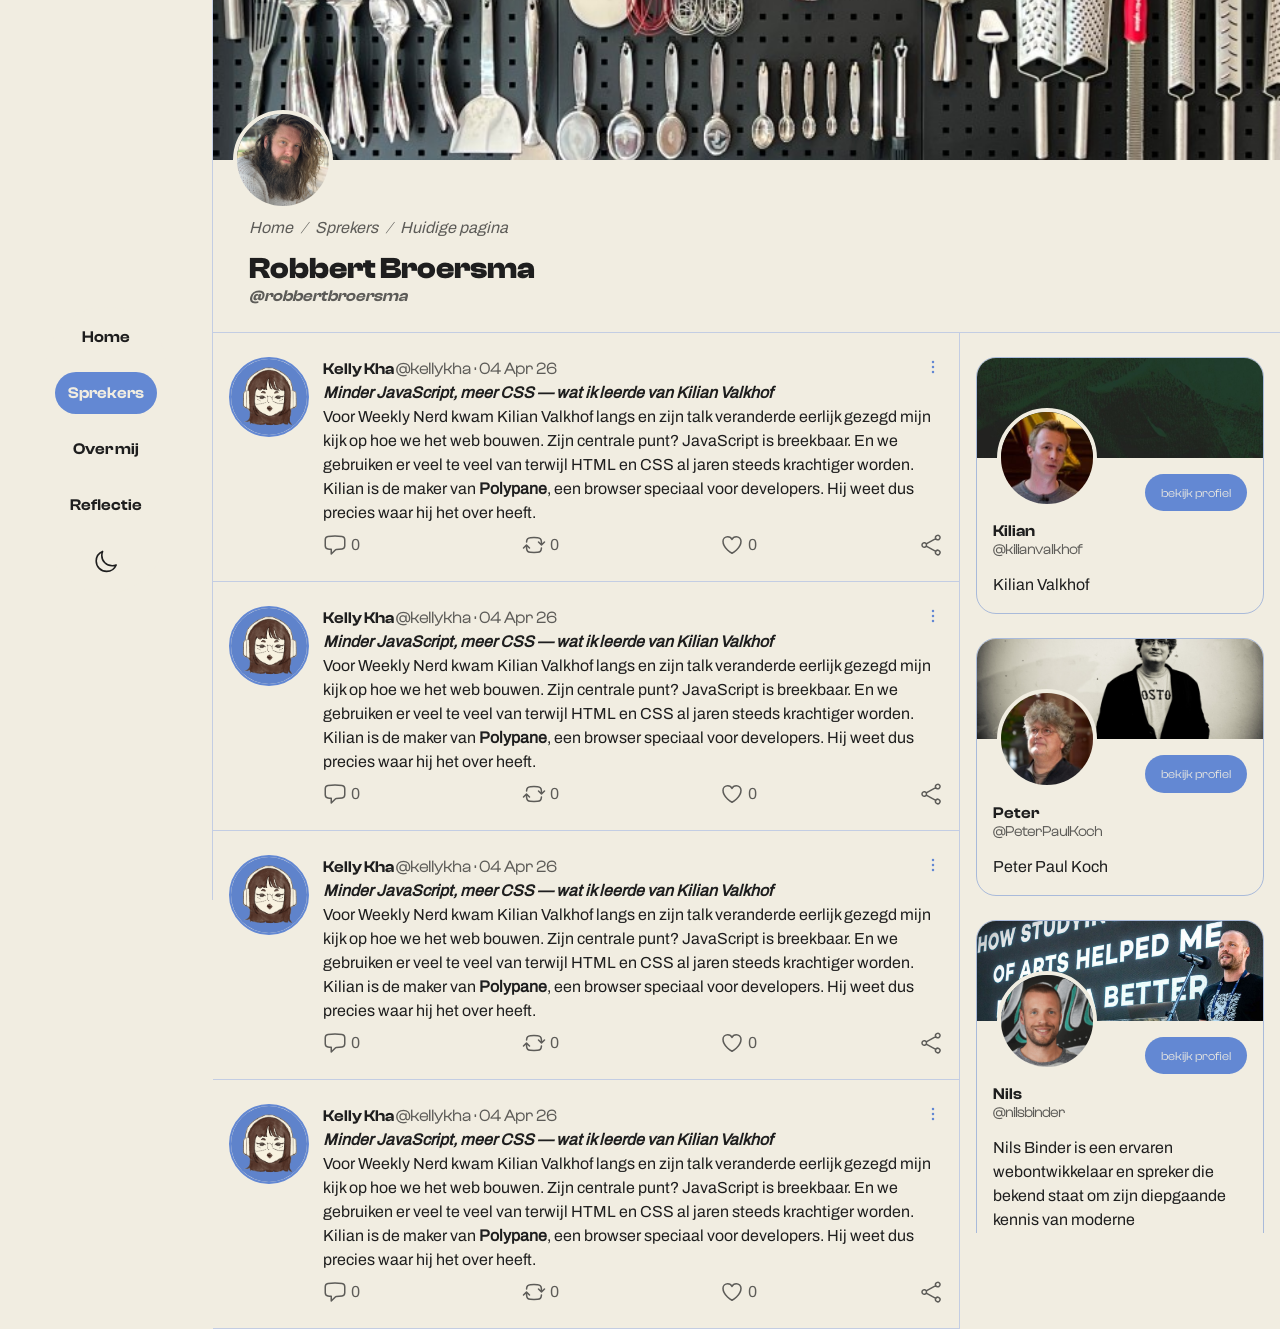
<file: sprekers/wn-robbert.html>
<!DOCTYPE html>
<html lang="en">
<head>
    <meta charset="UTF-8">
    <meta name="viewport" content="width=device-width, initial-scale=1.0">
    <title>Blog Kelly Kha</title>
    <link href="../styles/style.css" rel="stylesheet">
    <link rel="icon" type="image/png" sizes="32x32" href="../images/favicon-32x32.png?v=3">
</head>

<body class="container speakers twitterstyle">
    <header>
        <div>
            <a href="../index.html">
                <img class="logo" src="../images/logo.png" alt="logo">
            </a>

            <button class="menu">
                <svg xmlns="http://www.w3.org/2000/svg" fill="none" viewBox="0 0 24 24" stroke-width="1.5" stroke="currentColor">
                    <path stroke-linecap="round" stroke-linejoin="round" d="M3.75 6.75h16.5M3.75 12h16.5m-16.5 5.25h16.5" />
                </svg>
            </button>
        </div>


        <nav>
            <ul>
                <li><a href="../index.html">Home</a></li>
                <li><a class="active" href="../speakers.html">Sprekers</a></li>
                <li><a href="../about.html">Over mij</a></li>
                <li><a href="../reflection.html">Reflectie</a></li>

                <li>
                    <label for="colorscheme-btn">
                    <input type="checkbox" name="colorscheme-btn">
                    <svg xmlns="http://www.w3.org/2000/svg" fill="none" viewBox="0 0 24 24" stroke-width="1.5" stroke="currentColor" class="size-6">
                    <path stroke-linecap="round" stroke-linejoin="round" d="M21.752 15.002A9.72 9.72 0 0 1 18 15.75c-5.385 0-9.75-4.365-9.75-9.75 0-1.33.266-2.597.748-3.752A9.753 9.753 0 0 0 3 11.25C3 16.635 7.365 21 12.75 21a9.753 9.753 0 0 0 9.002-5.998Z" />
                    </svg>
                </label>
                </li>
            </ul>  
        </nav>
    </header>

    <section class="spreker-intro">
        <div class="banner">
            <div class="banner-img-container">
                <img class="banner-image" src="../images/spreker-robbert-header.png" alt="Robbert Broersma">
            </div>
            <div class="banner-photo">
                <img src="../images/spreker-robbert.png" alt="Robbert Broersma">
            </div>
        </div>

        <div class="banner-content">
            <nav class="breadcrumbs" aria-label="breadcrumb">
                <ol class="breadcrumb">
                    <li><a href="../index.html">Home</a></li> /
                    <li><a href="../speakers.html">Sprekers</a></li> /
                    <li><a href="#">Huidige pagina</a></li>
                </ol>
            </nav>
            <div>
                <h1>Robbert Broersma</h1>
                <p class="banner-username">@robbertbroersma</p>
            </div>
        </div>

        <div class="tab-nav">
            <button class="tab-btn active" data-tab="posts">Mijn posts</button>
            <button class="tab-btn" data-tab="speakers">Andere sprekers</button>
        </div>
    </section>

    <section class="tab-content" id="posts">
        <div class="content-post-container">
            <div class="post-profile-pic">
                <img src="../images/profile-pic.png" alt="">
            </div>

            <div class="content-post">
                <div class="content-post-username">
                    <h2>Kelly Kha <span>@kellykha · 04 Apr 26</span></h2>
                    <svg xmlns="http://www.w3.org/2000/svg" fill="none" viewBox="0 0 24 24" stroke-width="1.5" stroke="currentColor" class="size-6">
                    <path stroke-linecap="round" stroke-linejoin="round" d="M12 6.75a.75.75 0 1 1 0-1.5.75.75 0 0 1 0 1.5ZM12 12.75a.75.75 0 1 1 0-1.5.75.75 0 0 1 0 1.5ZM12 18.75a.75.75 0 1 1 0-1.5.75.75 0 0 1 0 1.5Z" />
                    </svg>

                </div>

                <div class="content-post-text">
                    <p><em><strong>Minder JavaScript, meer CSS — wat ik leerde van Kilian Valkhof</strong></em></p>
                    <p>
                    Voor Weekly Nerd kwam Kilian Valkhof langs en zijn talk veranderde eerlijk gezegd mijn kijk op hoe we het web bouwen. Zijn centrale punt? JavaScript is breekbaar. En we gebruiken er veel te veel van terwijl HTML en CSS al jaren steeds krachtiger worden.
                    Kilian is de maker van <strong>Polypane</strong>, een browser speciaal voor developers. Hij weet dus precies waar hij het over heeft.</p>
                </div>

                <div class="content-post-interactions">
                    <div>
                        <svg xmlns="http://www.w3.org/2000/svg" fill="none" viewBox="0 0 24 24" stroke-width="1.5" stroke="currentColor" class="size-6">
                        <path stroke-linecap="round" stroke-linejoin="round" d="M2.25 12.76c0 1.6 1.123 2.994 2.707 3.227 1.087.16 2.185.283 3.293.369V21l4.076-4.076a1.526 1.526 0 0 1 1.037-.443 48.282 48.282 0 0 0 5.68-.494c1.584-.233 2.707-1.626 2.707-3.228V6.741c0-1.602-1.123-2.995-2.707-3.228A48.394 48.394 0 0 0 12 3c-2.392 0-4.744.175-7.043.513C3.373 3.746 2.25 5.14 2.25 6.741v6.018Z" />
                        </svg> <p>0</p>
                    </div>

                    <div>
                        <svg xmlns="http://www.w3.org/2000/svg" fill="none" viewBox="0 0 24 24" stroke-width="1.5" stroke="currentColor" class="size-6">
                        <path stroke-linecap="round" stroke-linejoin="round" d="M19.5 12c0-1.232-.046-2.453-.138-3.662a4.006 4.006 0 0 0-3.7-3.7 48.678 48.678 0 0 0-7.324 0 4.006 4.006 0 0 0-3.7 3.7c-.017.22-.032.441-.046.662M19.5 12l3-3m-3 3-3-3m-12 3c0 1.232.046 2.453.138 3.662a4.006 4.006 0 0 0 3.7 3.7 48.656 48.656 0 0 0 7.324 0 4.006 4.006 0 0 0 3.7-3.7c.017-.22.032-.441.046-.662M4.5 12l3 3m-3-3-3 3" />
                        </svg> <p>0</p>
                    </div>

                    <div>
                        <svg xmlns="http://www.w3.org/2000/svg" fill="none" viewBox="0 0 24 24" stroke-width="1.5" stroke="currentColor" class="size-6">
                        <path stroke-linecap="round" stroke-linejoin="round" d="M21 8.25c0-2.485-2.099-4.5-4.688-4.5-1.935 0-3.597 1.126-4.312 2.733-.715-1.607-2.377-2.733-4.313-2.733C5.1 3.75 3 5.765 3 8.25c0 7.22 9 12 9 12s9-4.78 9-12Z" />
                        </svg> <p>0</p>
                    </div>

                    <svg xmlns="http://www.w3.org/2000/svg" fill="none" viewBox="0 0 24 24" stroke-width="1.5" stroke="currentColor" class="size-6">
                    <path stroke-linecap="round" stroke-linejoin="round" d="M7.217 10.907a2.25 2.25 0 1 0 0 2.186m0-2.186c.18.324.283.696.283 1.093s-.103.77-.283 1.093m0-2.186 9.566-5.314m-9.566 7.5 9.566 5.314m0 0a2.25 2.25 0 1 0 3.935 2.186 2.25 2.25 0 0 0-3.935-2.186Zm0-12.814a2.25 2.25 0 1 0 3.933-2.185 2.25 2.25 0 0 0-3.933 2.185Z" />
                    </svg>

                </div>
            </div>
        </div>

        <div class="content-post-container">
            <div class="post-profile-pic">
                <img src="../images/profile-pic.png" alt="">
            </div>

            <div class="content-post">
                <div class="content-post-username">
                    <h2>Kelly Kha <span>@kellykha · 04 Apr 26</span></h2>
                    <svg xmlns="http://www.w3.org/2000/svg" fill="none" viewBox="0 0 24 24" stroke-width="1.5" stroke="currentColor" class="size-6">
                    <path stroke-linecap="round" stroke-linejoin="round" d="M12 6.75a.75.75 0 1 1 0-1.5.75.75 0 0 1 0 1.5ZM12 12.75a.75.75 0 1 1 0-1.5.75.75 0 0 1 0 1.5ZM12 18.75a.75.75 0 1 1 0-1.5.75.75 0 0 1 0 1.5Z" />
                    </svg>

                </div>

                <div class="content-post-text">
                    <p><em><strong>Minder JavaScript, meer CSS — wat ik leerde van Kilian Valkhof</strong></em></p>
                    <p>
                    Voor Weekly Nerd kwam Kilian Valkhof langs en zijn talk veranderde eerlijk gezegd mijn kijk op hoe we het web bouwen. Zijn centrale punt? JavaScript is breekbaar. En we gebruiken er veel te veel van terwijl HTML en CSS al jaren steeds krachtiger worden.
                    Kilian is de maker van <strong>Polypane</strong>, een browser speciaal voor developers. Hij weet dus precies waar hij het over heeft.</p>
                </div>

                <div class="content-post-interactions">
                    <div>
                        <svg xmlns="http://www.w3.org/2000/svg" fill="none" viewBox="0 0 24 24" stroke-width="1.5" stroke="currentColor" class="size-6">
                        <path stroke-linecap="round" stroke-linejoin="round" d="M2.25 12.76c0 1.6 1.123 2.994 2.707 3.227 1.087.16 2.185.283 3.293.369V21l4.076-4.076a1.526 1.526 0 0 1 1.037-.443 48.282 48.282 0 0 0 5.68-.494c1.584-.233 2.707-1.626 2.707-3.228V6.741c0-1.602-1.123-2.995-2.707-3.228A48.394 48.394 0 0 0 12 3c-2.392 0-4.744.175-7.043.513C3.373 3.746 2.25 5.14 2.25 6.741v6.018Z" />
                        </svg> <p>0</p>
                    </div>

                    <div>
                        <svg xmlns="http://www.w3.org/2000/svg" fill="none" viewBox="0 0 24 24" stroke-width="1.5" stroke="currentColor" class="size-6">
                        <path stroke-linecap="round" stroke-linejoin="round" d="M19.5 12c0-1.232-.046-2.453-.138-3.662a4.006 4.006 0 0 0-3.7-3.7 48.678 48.678 0 0 0-7.324 0 4.006 4.006 0 0 0-3.7 3.7c-.017.22-.032.441-.046.662M19.5 12l3-3m-3 3-3-3m-12 3c0 1.232.046 2.453.138 3.662a4.006 4.006 0 0 0 3.7 3.7 48.656 48.656 0 0 0 7.324 0 4.006 4.006 0 0 0 3.7-3.7c.017-.22.032-.441.046-.662M4.5 12l3 3m-3-3-3 3" />
                        </svg> <p>0</p>
                    </div>

                    <div>
                        <svg xmlns="http://www.w3.org/2000/svg" fill="none" viewBox="0 0 24 24" stroke-width="1.5" stroke="currentColor" class="size-6">
                        <path stroke-linecap="round" stroke-linejoin="round" d="M21 8.25c0-2.485-2.099-4.5-4.688-4.5-1.935 0-3.597 1.126-4.312 2.733-.715-1.607-2.377-2.733-4.313-2.733C5.1 3.75 3 5.765 3 8.25c0 7.22 9 12 9 12s9-4.78 9-12Z" />
                        </svg> <p>0</p>
                    </div>

                    <svg xmlns="http://www.w3.org/2000/svg" fill="none" viewBox="0 0 24 24" stroke-width="1.5" stroke="currentColor" class="size-6">
                    <path stroke-linecap="round" stroke-linejoin="round" d="M7.217 10.907a2.25 2.25 0 1 0 0 2.186m0-2.186c.18.324.283.696.283 1.093s-.103.77-.283 1.093m0-2.186 9.566-5.314m-9.566 7.5 9.566 5.314m0 0a2.25 2.25 0 1 0 3.935 2.186 2.25 2.25 0 0 0-3.935-2.186Zm0-12.814a2.25 2.25 0 1 0 3.933-2.185 2.25 2.25 0 0 0-3.933 2.185Z" />
                    </svg>

                </div>
            </div>
        </div>

        <div class="content-post-container">
            <div class="post-profile-pic">
                <img src="../images/profile-pic.png" alt="">
            </div>

            <div class="content-post">
                <div class="content-post-username">
                    <h2>Kelly Kha <span>@kellykha · 04 Apr 26</span></h2>
                    <svg xmlns="http://www.w3.org/2000/svg" fill="none" viewBox="0 0 24 24" stroke-width="1.5" stroke="currentColor" class="size-6">
                    <path stroke-linecap="round" stroke-linejoin="round" d="M12 6.75a.75.75 0 1 1 0-1.5.75.75 0 0 1 0 1.5ZM12 12.75a.75.75 0 1 1 0-1.5.75.75 0 0 1 0 1.5ZM12 18.75a.75.75 0 1 1 0-1.5.75.75 0 0 1 0 1.5Z" />
                    </svg>

                </div>

                <div class="content-post-text">
                    <p><em><strong>Minder JavaScript, meer CSS — wat ik leerde van Kilian Valkhof</strong></em></p>
                    <p>
                    Voor Weekly Nerd kwam Kilian Valkhof langs en zijn talk veranderde eerlijk gezegd mijn kijk op hoe we het web bouwen. Zijn centrale punt? JavaScript is breekbaar. En we gebruiken er veel te veel van terwijl HTML en CSS al jaren steeds krachtiger worden.
                    Kilian is de maker van <strong>Polypane</strong>, een browser speciaal voor developers. Hij weet dus precies waar hij het over heeft.</p>
                </div>

                <div class="content-post-interactions">
                    <div>
                        <svg xmlns="http://www.w3.org/2000/svg" fill="none" viewBox="0 0 24 24" stroke-width="1.5" stroke="currentColor" class="size-6">
                        <path stroke-linecap="round" stroke-linejoin="round" d="M2.25 12.76c0 1.6 1.123 2.994 2.707 3.227 1.087.16 2.185.283 3.293.369V21l4.076-4.076a1.526 1.526 0 0 1 1.037-.443 48.282 48.282 0 0 0 5.68-.494c1.584-.233 2.707-1.626 2.707-3.228V6.741c0-1.602-1.123-2.995-2.707-3.228A48.394 48.394 0 0 0 12 3c-2.392 0-4.744.175-7.043.513C3.373 3.746 2.25 5.14 2.25 6.741v6.018Z" />
                        </svg> <p>0</p>
                    </div>

                    <div>
                        <svg xmlns="http://www.w3.org/2000/svg" fill="none" viewBox="0 0 24 24" stroke-width="1.5" stroke="currentColor" class="size-6">
                        <path stroke-linecap="round" stroke-linejoin="round" d="M19.5 12c0-1.232-.046-2.453-.138-3.662a4.006 4.006 0 0 0-3.7-3.7 48.678 48.678 0 0 0-7.324 0 4.006 4.006 0 0 0-3.7 3.7c-.017.22-.032.441-.046.662M19.5 12l3-3m-3 3-3-3m-12 3c0 1.232.046 2.453.138 3.662a4.006 4.006 0 0 0 3.7 3.7 48.656 48.656 0 0 0 7.324 0 4.006 4.006 0 0 0 3.7-3.7c.017-.22.032-.441.046-.662M4.5 12l3 3m-3-3-3 3" />
                        </svg> <p>0</p>
                    </div>

                    <div>
                        <svg xmlns="http://www.w3.org/2000/svg" fill="none" viewBox="0 0 24 24" stroke-width="1.5" stroke="currentColor" class="size-6">
                        <path stroke-linecap="round" stroke-linejoin="round" d="M21 8.25c0-2.485-2.099-4.5-4.688-4.5-1.935 0-3.597 1.126-4.312 2.733-.715-1.607-2.377-2.733-4.313-2.733C5.1 3.75 3 5.765 3 8.25c0 7.22 9 12 9 12s9-4.78 9-12Z" />
                        </svg> <p>0</p>
                    </div>

                    <svg xmlns="http://www.w3.org/2000/svg" fill="none" viewBox="0 0 24 24" stroke-width="1.5" stroke="currentColor" class="size-6">
                    <path stroke-linecap="round" stroke-linejoin="round" d="M7.217 10.907a2.25 2.25 0 1 0 0 2.186m0-2.186c.18.324.283.696.283 1.093s-.103.77-.283 1.093m0-2.186 9.566-5.314m-9.566 7.5 9.566 5.314m0 0a2.25 2.25 0 1 0 3.935 2.186 2.25 2.25 0 0 0-3.935-2.186Zm0-12.814a2.25 2.25 0 1 0 3.933-2.185 2.25 2.25 0 0 0-3.933 2.185Z" />
                    </svg>

                </div>
            </div>
        </div>

        <div class="content-post-container">
            <div class="post-profile-pic">
                <img src="../images/profile-pic.png" alt="">
            </div>

            <div class="content-post">
                <div class="content-post-username">
                    <h2>Kelly Kha <span>@kellykha · 04 Apr 26</span></h2>
                    <svg xmlns="http://www.w3.org/2000/svg" fill="none" viewBox="0 0 24 24" stroke-width="1.5" stroke="currentColor" class="size-6">
                    <path stroke-linecap="round" stroke-linejoin="round" d="M12 6.75a.75.75 0 1 1 0-1.5.75.75 0 0 1 0 1.5ZM12 12.75a.75.75 0 1 1 0-1.5.75.75 0 0 1 0 1.5ZM12 18.75a.75.75 0 1 1 0-1.5.75.75 0 0 1 0 1.5Z" />
                    </svg>

                </div>

                <div class="content-post-text">
                    <p><em><strong>Minder JavaScript, meer CSS — wat ik leerde van Kilian Valkhof</strong></em></p>
                    <p>
                    Voor Weekly Nerd kwam Kilian Valkhof langs en zijn talk veranderde eerlijk gezegd mijn kijk op hoe we het web bouwen. Zijn centrale punt? JavaScript is breekbaar. En we gebruiken er veel te veel van terwijl HTML en CSS al jaren steeds krachtiger worden.
                    Kilian is de maker van <strong>Polypane</strong>, een browser speciaal voor developers. Hij weet dus precies waar hij het over heeft.</p>
                </div>

                <div class="content-post-interactions">
                    <div>
                        <svg xmlns="http://www.w3.org/2000/svg" fill="none" viewBox="0 0 24 24" stroke-width="1.5" stroke="currentColor" class="size-6">
                        <path stroke-linecap="round" stroke-linejoin="round" d="M2.25 12.76c0 1.6 1.123 2.994 2.707 3.227 1.087.16 2.185.283 3.293.369V21l4.076-4.076a1.526 1.526 0 0 1 1.037-.443 48.282 48.282 0 0 0 5.68-.494c1.584-.233 2.707-1.626 2.707-3.228V6.741c0-1.602-1.123-2.995-2.707-3.228A48.394 48.394 0 0 0 12 3c-2.392 0-4.744.175-7.043.513C3.373 3.746 2.25 5.14 2.25 6.741v6.018Z" />
                        </svg> <p>0</p>
                    </div>

                    <div>
                        <svg xmlns="http://www.w3.org/2000/svg" fill="none" viewBox="0 0 24 24" stroke-width="1.5" stroke="currentColor" class="size-6">
                        <path stroke-linecap="round" stroke-linejoin="round" d="M19.5 12c0-1.232-.046-2.453-.138-3.662a4.006 4.006 0 0 0-3.7-3.7 48.678 48.678 0 0 0-7.324 0 4.006 4.006 0 0 0-3.7 3.7c-.017.22-.032.441-.046.662M19.5 12l3-3m-3 3-3-3m-12 3c0 1.232.046 2.453.138 3.662a4.006 4.006 0 0 0 3.7 3.7 48.656 48.656 0 0 0 7.324 0 4.006 4.006 0 0 0 3.7-3.7c.017-.22.032-.441.046-.662M4.5 12l3 3m-3-3-3 3" />
                        </svg> <p>0</p>
                    </div>

                    <div>
                        <svg xmlns="http://www.w3.org/2000/svg" fill="none" viewBox="0 0 24 24" stroke-width="1.5" stroke="currentColor" class="size-6">
                        <path stroke-linecap="round" stroke-linejoin="round" d="M21 8.25c0-2.485-2.099-4.5-4.688-4.5-1.935 0-3.597 1.126-4.312 2.733-.715-1.607-2.377-2.733-4.313-2.733C5.1 3.75 3 5.765 3 8.25c0 7.22 9 12 9 12s9-4.78 9-12Z" />
                        </svg> <p>0</p>
                    </div>

                    <svg xmlns="http://www.w3.org/2000/svg" fill="none" viewBox="0 0 24 24" stroke-width="1.5" stroke="currentColor" class="size-6">
                    <path stroke-linecap="round" stroke-linejoin="round" d="M7.217 10.907a2.25 2.25 0 1 0 0 2.186m0-2.186c.18.324.283.696.283 1.093s-.103.77-.283 1.093m0-2.186 9.566-5.314m-9.566 7.5 9.566 5.314m0 0a2.25 2.25 0 1 0 3.935 2.186 2.25 2.25 0 0 0-3.935-2.186Zm0-12.814a2.25 2.25 0 1 0 3.933-2.185 2.25 2.25 0 0 0-3.933 2.185Z" />
                    </svg>

                </div>
            </div>
        </div>
    </section>

    <!-- <section class="tab-content" id="speakers">
        <div class="speaker-content-container">
            <div class="speaker-banner">
                <img class="banner-image" src="images/spreker-kilian-header.png" alt="Kilian Valkhof">
                <div class="banner-photo">
                    <img src="images/spreker-kilian.png" alt="Kilian Valkhof">
                </div>
            </div>

            <div class="speaker-content">
                <button class="speaker-banner-btn">
                    <a href="/wn-kilian.html">
                        bekijk profiel
                    </a>
                </button>
                <h2>Kilian <br> <span>@kilianvalkhof</span></h2>
                <p>Kilian Valkhof </p>
            </div>
        </div>

        <div class="speaker-content-container">
            <div class="speaker-banner">
                <img class="banner-image" src="images/spreker-nils-header.png" alt="Nils Binder">
                <div class="banner-photo">
                    <img src="images/spreker-nils.png" alt="Nils Binder">
                </div>
            </div>

            <div class="speaker-content">
                <button class="speaker-banner-btn">
                    <a href="/wn-nils.html">
                        bekijk profiel
                    </a>
                </button>
                <h2>Nils <br> <span>@nilsbinder</span></h2>
                <p>Nils Binder is een ervaren webontwikkelaar en spreker die bekend staat om zijn diepgaande kennis van moderne webtechnologieën.</p>
            </div>
        </div>

        <div class="speaker-content-container">
            <div class="speaker-banner">
                <img class="banner-image" src="images/spreker-robbert-header.png" alt="Robbert Broersma">
                <div class="banner-photo">
                    <img src="images/spreker-robbert.png" alt="Robbert Broersma">
                </div>
            </div>

            <div class="speaker-content">
                <button class="speaker-banner-btn">
                    <a href="/wn-robbert.html">
                        bekijk profiel
                    </a>
                </button>
                <h2>Robbert <br> <span>@robbertbroersma</span></h2>
                <p>Robbert Broersma </p>
            </div>
        </div>

        <div class="speaker-content-container">
            <div class="speaker-banner">
                <img class="banner-image" src="images/spreker-rosa-header.png" alt="Rosa Schuurman">
                <div class="banner-photo">
                    <img src="images/spreker-rosa.png" alt="Rosa Schuurman">
                </div>
            </div>

            <div class="speaker-content">
                <button class="speaker-banner-btn">
                    <a href="/wn-rosa.html">
                        bekijk profiel
                    </a>
                </button>
                <h2>Rosa <br> <span>@rosaschuurman</span></h2>
                <p>Rosa Schuurman </p>
            </div>
        </div>

        <div class="speaker-content-container">
            <div class="speaker-banner">
                <img class="banner-image" src="images/spreker-johan-header.png" alt="Johan Huijkman">
                <div class="banner-photo">
                    <img src="images/spreker-johan.png" alt="Johan Huijkman">
                </div>
            </div>

            <div class="speaker-content">
                <button class="speaker-banner-btn">
                    <a href="/wn-johan.html">
                        bekijk profiel
                    </a>
                </button>
                <h2>Johan <br> <span>@johanhuijkman</span></h2>
                <p>Johan Huijkman </p>
            </div>
        </div>
    </section> -->

    <div id="speakers-component"></div>

    <!-- <footer>
        <p>© 2026 Kelly Kha. Alle rechten voorbehouden.</p>
    </footer> -->

    <script src="../script/script.js"></script>
</body>
</html>

<script>
    fetch("/components/speakers.html")
    .then(response => response.text())
    .then(data => {
        document.getElementById("speakers-component").innerHTML = data;

        document.querySelector('a[href="/sprekers/wn-robbert.html"]')
            .closest(".speaker-content-container")
            .remove();

            initTabs() 
    });
</script>
</file>
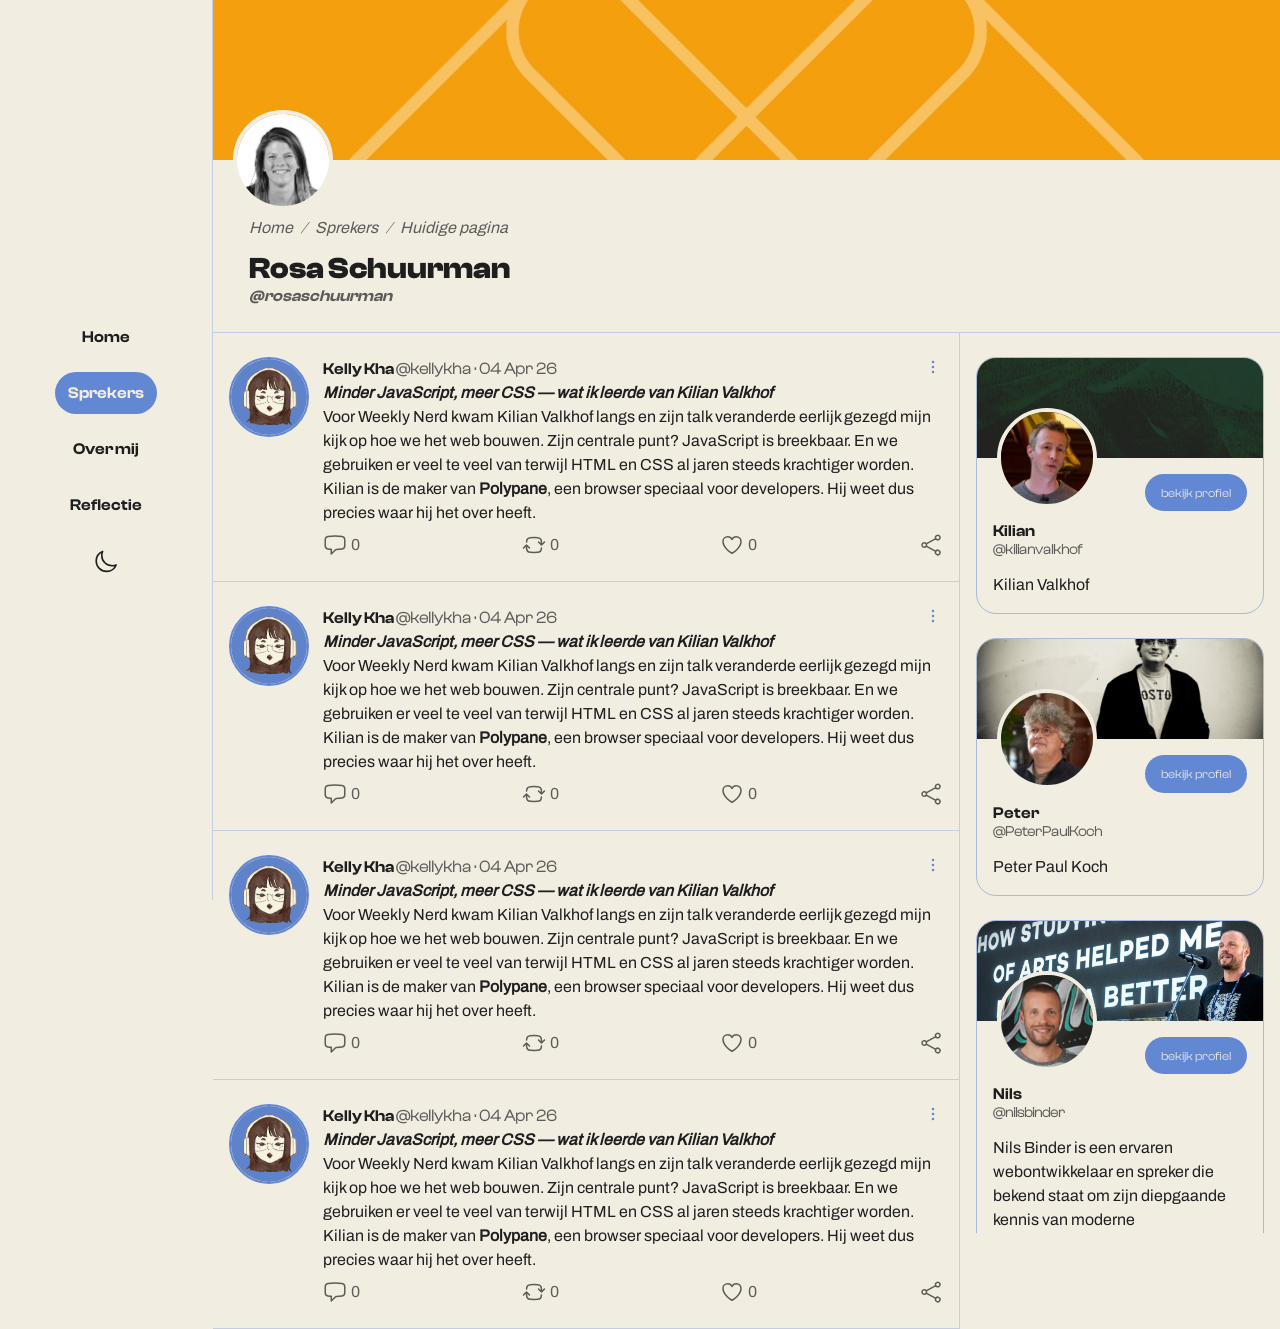
<file: sprekers/wn-rosa.html>
<!DOCTYPE html>
<html lang="en">
<head>
    <meta charset="UTF-8">
    <meta name="viewport" content="width=device-width, initial-scale=1.0">
    <title>Blog Kelly Kha</title>
    <link href="../styles/style.css" rel="stylesheet">
    <link rel="icon" type="image/png" sizes="32x32" href="../images/favicon-32x32.png?v=3">
</head>

<body class="container speakers twitterstyle">
    <header>
        <div>
            <a href="../index.html">
                <img class="logo" src="../images/logo.png" alt="logo">
            </a>

            <button class="menu">
                <svg xmlns="http://www.w3.org/2000/svg" fill="none" viewBox="0 0 24 24" stroke-width="1.5" stroke="currentColor">
                    <path stroke-linecap="round" stroke-linejoin="round" d="M3.75 6.75h16.5M3.75 12h16.5m-16.5 5.25h16.5" />
                </svg>
            </button>
        </div>


        <nav>
            <ul>
                <li><a href="../index.html">Home</a></li>
                <li><a class="active" href="../speakers.html">Sprekers</a></li>
                <li><a href="../about.html">Over mij</a></li>
                <li><a href="../reflection.html">Reflectie</a></li>

                <li>
                    <label for="colorscheme-btn">
                    <input type="checkbox" name="colorscheme-btn">
                    <svg xmlns="http://www.w3.org/2000/svg" fill="none" viewBox="0 0 24 24" stroke-width="1.5" stroke="currentColor" class="size-6">
                    <path stroke-linecap="round" stroke-linejoin="round" d="M21.752 15.002A9.72 9.72 0 0 1 18 15.75c-5.385 0-9.75-4.365-9.75-9.75 0-1.33.266-2.597.748-3.752A9.753 9.753 0 0 0 3 11.25C3 16.635 7.365 21 12.75 21a9.753 9.753 0 0 0 9.002-5.998Z" />
                    </svg>
                </label>
                </li>
            </ul>  
        </nav>
    </header>

    <section class="spreker-intro">
        <div class="banner">
            <div class="banner-img-container">
                <img class="banner-image" src="../images/spreker-rosa-header.png" alt="Rosa Schuurman">
            </div>
            <div class="banner-photo">
                <img src="../images/spreker-rosa.png" alt="Rosa Schuurman">
            </div>
        </div>

        <div class="banner-content">
            <nav class="breadcrumbs" aria-label="breadcrumb">
                <ol class="breadcrumb">
                    <li><a href="../index.html">Home</a></li> /
                    <li><a href="../speakers.html">Sprekers</a></li> /
                    <li><a href="#">Huidige pagina</a></li>
                </ol>
            </nav>
            <div>
                <h1>Rosa Schuurman</h1>
                <p class="banner-username">@rosaschuurman</p>
            </div>
        </div>

        <div class="tab-nav">
            <button class="tab-btn active" data-tab="posts">Mijn posts</button>
            <button class="tab-btn" data-tab="speakers">Andere sprekers</button>
        </div>
    </section>

    <section class="tab-content" id="posts">
        <div class="content-post-container">
            <div class="post-profile-pic">
                <img src="../images/profile-pic.png" alt="">
            </div>

            <div class="content-post">
                <div class="content-post-username">
                    <h2>Kelly Kha <span>@kellykha · 04 Apr 26</span></h2>
                    <svg xmlns="http://www.w3.org/2000/svg" fill="none" viewBox="0 0 24 24" stroke-width="1.5" stroke="currentColor" class="size-6">
                    <path stroke-linecap="round" stroke-linejoin="round" d="M12 6.75a.75.75 0 1 1 0-1.5.75.75 0 0 1 0 1.5ZM12 12.75a.75.75 0 1 1 0-1.5.75.75 0 0 1 0 1.5ZM12 18.75a.75.75 0 1 1 0-1.5.75.75 0 0 1 0 1.5Z" />
                    </svg>

                </div>

                <div class="content-post-text">
                    <p><em><strong>Minder JavaScript, meer CSS — wat ik leerde van Kilian Valkhof</strong></em></p>
                    <p>
                    Voor Weekly Nerd kwam Kilian Valkhof langs en zijn talk veranderde eerlijk gezegd mijn kijk op hoe we het web bouwen. Zijn centrale punt? JavaScript is breekbaar. En we gebruiken er veel te veel van terwijl HTML en CSS al jaren steeds krachtiger worden.
                    Kilian is de maker van <strong>Polypane</strong>, een browser speciaal voor developers. Hij weet dus precies waar hij het over heeft.</p>
                </div>

                <div class="content-post-interactions">
                    <div>
                        <svg xmlns="http://www.w3.org/2000/svg" fill="none" viewBox="0 0 24 24" stroke-width="1.5" stroke="currentColor" class="size-6">
                        <path stroke-linecap="round" stroke-linejoin="round" d="M2.25 12.76c0 1.6 1.123 2.994 2.707 3.227 1.087.16 2.185.283 3.293.369V21l4.076-4.076a1.526 1.526 0 0 1 1.037-.443 48.282 48.282 0 0 0 5.68-.494c1.584-.233 2.707-1.626 2.707-3.228V6.741c0-1.602-1.123-2.995-2.707-3.228A48.394 48.394 0 0 0 12 3c-2.392 0-4.744.175-7.043.513C3.373 3.746 2.25 5.14 2.25 6.741v6.018Z" />
                        </svg> <p>0</p>
                    </div>

                    <div>
                        <svg xmlns="http://www.w3.org/2000/svg" fill="none" viewBox="0 0 24 24" stroke-width="1.5" stroke="currentColor" class="size-6">
                        <path stroke-linecap="round" stroke-linejoin="round" d="M19.5 12c0-1.232-.046-2.453-.138-3.662a4.006 4.006 0 0 0-3.7-3.7 48.678 48.678 0 0 0-7.324 0 4.006 4.006 0 0 0-3.7 3.7c-.017.22-.032.441-.046.662M19.5 12l3-3m-3 3-3-3m-12 3c0 1.232.046 2.453.138 3.662a4.006 4.006 0 0 0 3.7 3.7 48.656 48.656 0 0 0 7.324 0 4.006 4.006 0 0 0 3.7-3.7c.017-.22.032-.441.046-.662M4.5 12l3 3m-3-3-3 3" />
                        </svg> <p>0</p>
                    </div>

                    <div>
                        <svg xmlns="http://www.w3.org/2000/svg" fill="none" viewBox="0 0 24 24" stroke-width="1.5" stroke="currentColor" class="size-6">
                        <path stroke-linecap="round" stroke-linejoin="round" d="M21 8.25c0-2.485-2.099-4.5-4.688-4.5-1.935 0-3.597 1.126-4.312 2.733-.715-1.607-2.377-2.733-4.313-2.733C5.1 3.75 3 5.765 3 8.25c0 7.22 9 12 9 12s9-4.78 9-12Z" />
                        </svg> <p>0</p>
                    </div>

                    <svg xmlns="http://www.w3.org/2000/svg" fill="none" viewBox="0 0 24 24" stroke-width="1.5" stroke="currentColor" class="size-6">
                    <path stroke-linecap="round" stroke-linejoin="round" d="M7.217 10.907a2.25 2.25 0 1 0 0 2.186m0-2.186c.18.324.283.696.283 1.093s-.103.77-.283 1.093m0-2.186 9.566-5.314m-9.566 7.5 9.566 5.314m0 0a2.25 2.25 0 1 0 3.935 2.186 2.25 2.25 0 0 0-3.935-2.186Zm0-12.814a2.25 2.25 0 1 0 3.933-2.185 2.25 2.25 0 0 0-3.933 2.185Z" />
                    </svg>

                </div>
            </div>
        </div>

        <div class="content-post-container">
            <div class="post-profile-pic">
                <img src="../images/profile-pic.png" alt="">
            </div>

            <div class="content-post">
                <div class="content-post-username">
                    <h2>Kelly Kha <span>@kellykha · 04 Apr 26</span></h2>
                    <svg xmlns="http://www.w3.org/2000/svg" fill="none" viewBox="0 0 24 24" stroke-width="1.5" stroke="currentColor" class="size-6">
                    <path stroke-linecap="round" stroke-linejoin="round" d="M12 6.75a.75.75 0 1 1 0-1.5.75.75 0 0 1 0 1.5ZM12 12.75a.75.75 0 1 1 0-1.5.75.75 0 0 1 0 1.5ZM12 18.75a.75.75 0 1 1 0-1.5.75.75 0 0 1 0 1.5Z" />
                    </svg>

                </div>

                <div class="content-post-text">
                    <p><em><strong>Minder JavaScript, meer CSS — wat ik leerde van Kilian Valkhof</strong></em></p>
                    <p>
                    Voor Weekly Nerd kwam Kilian Valkhof langs en zijn talk veranderde eerlijk gezegd mijn kijk op hoe we het web bouwen. Zijn centrale punt? JavaScript is breekbaar. En we gebruiken er veel te veel van terwijl HTML en CSS al jaren steeds krachtiger worden.
                    Kilian is de maker van <strong>Polypane</strong>, een browser speciaal voor developers. Hij weet dus precies waar hij het over heeft.</p>
                </div>

                <div class="content-post-interactions">
                    <div>
                        <svg xmlns="http://www.w3.org/2000/svg" fill="none" viewBox="0 0 24 24" stroke-width="1.5" stroke="currentColor" class="size-6">
                        <path stroke-linecap="round" stroke-linejoin="round" d="M2.25 12.76c0 1.6 1.123 2.994 2.707 3.227 1.087.16 2.185.283 3.293.369V21l4.076-4.076a1.526 1.526 0 0 1 1.037-.443 48.282 48.282 0 0 0 5.68-.494c1.584-.233 2.707-1.626 2.707-3.228V6.741c0-1.602-1.123-2.995-2.707-3.228A48.394 48.394 0 0 0 12 3c-2.392 0-4.744.175-7.043.513C3.373 3.746 2.25 5.14 2.25 6.741v6.018Z" />
                        </svg> <p>0</p>
                    </div>

                    <div>
                        <svg xmlns="http://www.w3.org/2000/svg" fill="none" viewBox="0 0 24 24" stroke-width="1.5" stroke="currentColor" class="size-6">
                        <path stroke-linecap="round" stroke-linejoin="round" d="M19.5 12c0-1.232-.046-2.453-.138-3.662a4.006 4.006 0 0 0-3.7-3.7 48.678 48.678 0 0 0-7.324 0 4.006 4.006 0 0 0-3.7 3.7c-.017.22-.032.441-.046.662M19.5 12l3-3m-3 3-3-3m-12 3c0 1.232.046 2.453.138 3.662a4.006 4.006 0 0 0 3.7 3.7 48.656 48.656 0 0 0 7.324 0 4.006 4.006 0 0 0 3.7-3.7c.017-.22.032-.441.046-.662M4.5 12l3 3m-3-3-3 3" />
                        </svg> <p>0</p>
                    </div>

                    <div>
                        <svg xmlns="http://www.w3.org/2000/svg" fill="none" viewBox="0 0 24 24" stroke-width="1.5" stroke="currentColor" class="size-6">
                        <path stroke-linecap="round" stroke-linejoin="round" d="M21 8.25c0-2.485-2.099-4.5-4.688-4.5-1.935 0-3.597 1.126-4.312 2.733-.715-1.607-2.377-2.733-4.313-2.733C5.1 3.75 3 5.765 3 8.25c0 7.22 9 12 9 12s9-4.78 9-12Z" />
                        </svg> <p>0</p>
                    </div>

                    <svg xmlns="http://www.w3.org/2000/svg" fill="none" viewBox="0 0 24 24" stroke-width="1.5" stroke="currentColor" class="size-6">
                    <path stroke-linecap="round" stroke-linejoin="round" d="M7.217 10.907a2.25 2.25 0 1 0 0 2.186m0-2.186c.18.324.283.696.283 1.093s-.103.77-.283 1.093m0-2.186 9.566-5.314m-9.566 7.5 9.566 5.314m0 0a2.25 2.25 0 1 0 3.935 2.186 2.25 2.25 0 0 0-3.935-2.186Zm0-12.814a2.25 2.25 0 1 0 3.933-2.185 2.25 2.25 0 0 0-3.933 2.185Z" />
                    </svg>

                </div>
            </div>
        </div>

        <div class="content-post-container">
            <div class="post-profile-pic">
                <img src="../images/profile-pic.png" alt="">
            </div>

            <div class="content-post">
                <div class="content-post-username">
                    <h2>Kelly Kha <span>@kellykha · 04 Apr 26</span></h2>
                    <svg xmlns="http://www.w3.org/2000/svg" fill="none" viewBox="0 0 24 24" stroke-width="1.5" stroke="currentColor" class="size-6">
                    <path stroke-linecap="round" stroke-linejoin="round" d="M12 6.75a.75.75 0 1 1 0-1.5.75.75 0 0 1 0 1.5ZM12 12.75a.75.75 0 1 1 0-1.5.75.75 0 0 1 0 1.5ZM12 18.75a.75.75 0 1 1 0-1.5.75.75 0 0 1 0 1.5Z" />
                    </svg>

                </div>

                <div class="content-post-text">
                    <p><em><strong>Minder JavaScript, meer CSS — wat ik leerde van Kilian Valkhof</strong></em></p>
                    <p>
                    Voor Weekly Nerd kwam Kilian Valkhof langs en zijn talk veranderde eerlijk gezegd mijn kijk op hoe we het web bouwen. Zijn centrale punt? JavaScript is breekbaar. En we gebruiken er veel te veel van terwijl HTML en CSS al jaren steeds krachtiger worden.
                    Kilian is de maker van <strong>Polypane</strong>, een browser speciaal voor developers. Hij weet dus precies waar hij het over heeft.</p>
                </div>

                <div class="content-post-interactions">
                    <div>
                        <svg xmlns="http://www.w3.org/2000/svg" fill="none" viewBox="0 0 24 24" stroke-width="1.5" stroke="currentColor" class="size-6">
                        <path stroke-linecap="round" stroke-linejoin="round" d="M2.25 12.76c0 1.6 1.123 2.994 2.707 3.227 1.087.16 2.185.283 3.293.369V21l4.076-4.076a1.526 1.526 0 0 1 1.037-.443 48.282 48.282 0 0 0 5.68-.494c1.584-.233 2.707-1.626 2.707-3.228V6.741c0-1.602-1.123-2.995-2.707-3.228A48.394 48.394 0 0 0 12 3c-2.392 0-4.744.175-7.043.513C3.373 3.746 2.25 5.14 2.25 6.741v6.018Z" />
                        </svg> <p>0</p>
                    </div>

                    <div>
                        <svg xmlns="http://www.w3.org/2000/svg" fill="none" viewBox="0 0 24 24" stroke-width="1.5" stroke="currentColor" class="size-6">
                        <path stroke-linecap="round" stroke-linejoin="round" d="M19.5 12c0-1.232-.046-2.453-.138-3.662a4.006 4.006 0 0 0-3.7-3.7 48.678 48.678 0 0 0-7.324 0 4.006 4.006 0 0 0-3.7 3.7c-.017.22-.032.441-.046.662M19.5 12l3-3m-3 3-3-3m-12 3c0 1.232.046 2.453.138 3.662a4.006 4.006 0 0 0 3.7 3.7 48.656 48.656 0 0 0 7.324 0 4.006 4.006 0 0 0 3.7-3.7c.017-.22.032-.441.046-.662M4.5 12l3 3m-3-3-3 3" />
                        </svg> <p>0</p>
                    </div>

                    <div>
                        <svg xmlns="http://www.w3.org/2000/svg" fill="none" viewBox="0 0 24 24" stroke-width="1.5" stroke="currentColor" class="size-6">
                        <path stroke-linecap="round" stroke-linejoin="round" d="M21 8.25c0-2.485-2.099-4.5-4.688-4.5-1.935 0-3.597 1.126-4.312 2.733-.715-1.607-2.377-2.733-4.313-2.733C5.1 3.75 3 5.765 3 8.25c0 7.22 9 12 9 12s9-4.78 9-12Z" />
                        </svg> <p>0</p>
                    </div>

                    <svg xmlns="http://www.w3.org/2000/svg" fill="none" viewBox="0 0 24 24" stroke-width="1.5" stroke="currentColor" class="size-6">
                    <path stroke-linecap="round" stroke-linejoin="round" d="M7.217 10.907a2.25 2.25 0 1 0 0 2.186m0-2.186c.18.324.283.696.283 1.093s-.103.77-.283 1.093m0-2.186 9.566-5.314m-9.566 7.5 9.566 5.314m0 0a2.25 2.25 0 1 0 3.935 2.186 2.25 2.25 0 0 0-3.935-2.186Zm0-12.814a2.25 2.25 0 1 0 3.933-2.185 2.25 2.25 0 0 0-3.933 2.185Z" />
                    </svg>

                </div>
            </div>
        </div>

        <div class="content-post-container">
            <div class="post-profile-pic">
                <img src="../images/profile-pic.png" alt="">
            </div>

            <div class="content-post">
                <div class="content-post-username">
                    <h2>Kelly Kha <span>@kellykha · 04 Apr 26</span></h2>
                    <svg xmlns="http://www.w3.org/2000/svg" fill="none" viewBox="0 0 24 24" stroke-width="1.5" stroke="currentColor" class="size-6">
                    <path stroke-linecap="round" stroke-linejoin="round" d="M12 6.75a.75.75 0 1 1 0-1.5.75.75 0 0 1 0 1.5ZM12 12.75a.75.75 0 1 1 0-1.5.75.75 0 0 1 0 1.5ZM12 18.75a.75.75 0 1 1 0-1.5.75.75 0 0 1 0 1.5Z" />
                    </svg>

                </div>

                <div class="content-post-text">
                    <p><em><strong>Minder JavaScript, meer CSS — wat ik leerde van Kilian Valkhof</strong></em></p>
                    <p>
                    Voor Weekly Nerd kwam Kilian Valkhof langs en zijn talk veranderde eerlijk gezegd mijn kijk op hoe we het web bouwen. Zijn centrale punt? JavaScript is breekbaar. En we gebruiken er veel te veel van terwijl HTML en CSS al jaren steeds krachtiger worden.
                    Kilian is de maker van <strong>Polypane</strong>, een browser speciaal voor developers. Hij weet dus precies waar hij het over heeft.</p>
                </div>

                <div class="content-post-interactions">
                    <div>
                        <svg xmlns="http://www.w3.org/2000/svg" fill="none" viewBox="0 0 24 24" stroke-width="1.5" stroke="currentColor" class="size-6">
                        <path stroke-linecap="round" stroke-linejoin="round" d="M2.25 12.76c0 1.6 1.123 2.994 2.707 3.227 1.087.16 2.185.283 3.293.369V21l4.076-4.076a1.526 1.526 0 0 1 1.037-.443 48.282 48.282 0 0 0 5.68-.494c1.584-.233 2.707-1.626 2.707-3.228V6.741c0-1.602-1.123-2.995-2.707-3.228A48.394 48.394 0 0 0 12 3c-2.392 0-4.744.175-7.043.513C3.373 3.746 2.25 5.14 2.25 6.741v6.018Z" />
                        </svg> <p>0</p>
                    </div>

                    <div>
                        <svg xmlns="http://www.w3.org/2000/svg" fill="none" viewBox="0 0 24 24" stroke-width="1.5" stroke="currentColor" class="size-6">
                        <path stroke-linecap="round" stroke-linejoin="round" d="M19.5 12c0-1.232-.046-2.453-.138-3.662a4.006 4.006 0 0 0-3.7-3.7 48.678 48.678 0 0 0-7.324 0 4.006 4.006 0 0 0-3.7 3.7c-.017.22-.032.441-.046.662M19.5 12l3-3m-3 3-3-3m-12 3c0 1.232.046 2.453.138 3.662a4.006 4.006 0 0 0 3.7 3.7 48.656 48.656 0 0 0 7.324 0 4.006 4.006 0 0 0 3.7-3.7c.017-.22.032-.441.046-.662M4.5 12l3 3m-3-3-3 3" />
                        </svg> <p>0</p>
                    </div>

                    <div>
                        <svg xmlns="http://www.w3.org/2000/svg" fill="none" viewBox="0 0 24 24" stroke-width="1.5" stroke="currentColor" class="size-6">
                        <path stroke-linecap="round" stroke-linejoin="round" d="M21 8.25c0-2.485-2.099-4.5-4.688-4.5-1.935 0-3.597 1.126-4.312 2.733-.715-1.607-2.377-2.733-4.313-2.733C5.1 3.75 3 5.765 3 8.25c0 7.22 9 12 9 12s9-4.78 9-12Z" />
                        </svg> <p>0</p>
                    </div>

                    <svg xmlns="http://www.w3.org/2000/svg" fill="none" viewBox="0 0 24 24" stroke-width="1.5" stroke="currentColor" class="size-6">
                    <path stroke-linecap="round" stroke-linejoin="round" d="M7.217 10.907a2.25 2.25 0 1 0 0 2.186m0-2.186c.18.324.283.696.283 1.093s-.103.77-.283 1.093m0-2.186 9.566-5.314m-9.566 7.5 9.566 5.314m0 0a2.25 2.25 0 1 0 3.935 2.186 2.25 2.25 0 0 0-3.935-2.186Zm0-12.814a2.25 2.25 0 1 0 3.933-2.185 2.25 2.25 0 0 0-3.933 2.185Z" />
                    </svg>

                </div>
            </div>
        </div>
    </section>

    <!-- <section class="tab-content" id="speakers">
        <div class="speaker-content-container">
            <div class="speaker-banner">
                <img class="banner-image" src="images/spreker-kilian-header.png" alt="Kilian Valkhof">
                <div class="banner-photo">
                    <img src="images/spreker-kilian.png" alt="Kilian Valkhof">
                </div>
            </div>

            <div class="speaker-content">
                <button class="speaker-banner-btn">
                    <a href="/wn-kilian.html">
                        bekijk profiel
                    </a>
                </button>
                <h2>Kilian <br> <span>@kilianvalkhof</span></h2>
                <p>Kilian Valkhof </p>
            </div>
        </div>

        <div class="speaker-content-container">
            <div class="speaker-banner">
                <img class="banner-image" src="images/spreker-nils-header.png" alt="Nils Binder">
                <div class="banner-photo">
                    <img src="images/spreker-nils.png" alt="Nils Binder">
                </div>
            </div>

            <div class="speaker-content">
                <button class="speaker-banner-btn">
                    <a href="/wn-nils.html">
                        bekijk profiel
                    </a>
                </button>
                <h2>Nils <br> <span>@nilsbinder</span></h2>
                <p>Nils Binder is een ervaren webontwikkelaar en spreker die bekend staat om zijn diepgaande kennis van moderne webtechnologieën.</p>
            </div>
        </div>

        <div class="speaker-content-container">
            <div class="speaker-banner">
                <img class="banner-image" src="images/spreker-robbert-header.png" alt="Robbert Broersma">
                <div class="banner-photo">
                    <img src="images/spreker-robbert.png" alt="Robbert Broersma">
                </div>
            </div>

            <div class="speaker-content">
                <button class="speaker-banner-btn">
                    <a href="/wn-robbert.html">
                        bekijk profiel
                    </a>
                </button>
                <h2>Robbert <br> <span>@robbertbroersma</span></h2>
                <p>Robbert Broersma </p>
            </div>
        </div>

        <div class="speaker-content-container">
            <div class="speaker-banner">
                <img class="banner-image" src="images/spreker-rosa-header.png" alt="Rosa Schuurman">
                <div class="banner-photo">
                    <img src="images/spreker-rosa.png" alt="Rosa Schuurman">
                </div>
            </div>

            <div class="speaker-content">
                <button class="speaker-banner-btn">
                    <a href="/wn-rosa.html">
                        bekijk profiel
                    </a>
                </button>
                <h2>Rosa <br> <span>@rosaschuurman</span></h2>
                <p>Rosa Schuurman </p>
            </div>
        </div>

        <div class="speaker-content-container">
            <div class="speaker-banner">
                <img class="banner-image" src="images/spreker-johan-header.png" alt="Johan Huijkman">
                <div class="banner-photo">
                    <img src="images/spreker-johan.png" alt="Johan Huijkman">
                </div>
            </div>

            <div class="speaker-content">
                <button class="speaker-banner-btn">
                    <a href="/wn-johan.html">
                        bekijk profiel
                    </a>
                </button>
                <h2>Johan <br> <span>@johanhuijkman</span></h2>
                <p>Johan Huijkman </p>
            </div>
        </div>
    </section> -->

    <div id="speakers-component"></div>
    

    <!-- <footer>
        <p>© 2026 Kelly Kha. Alle rechten voorbehouden.</p>
    </footer> -->

    <script src="../script/script.js"></script>
</body>
</html>

<script>
    fetch("/components/speakers.html")
    .then(response => response.text())
    .then(data => {
        document.getElementById("speakers-component").innerHTML = data;

        document.querySelector('a[href="/sprekers/wn-rosa.html"]')
            .closest(".speaker-content-container")
            .remove();

            initTabs() 
    });
</script>
</file>
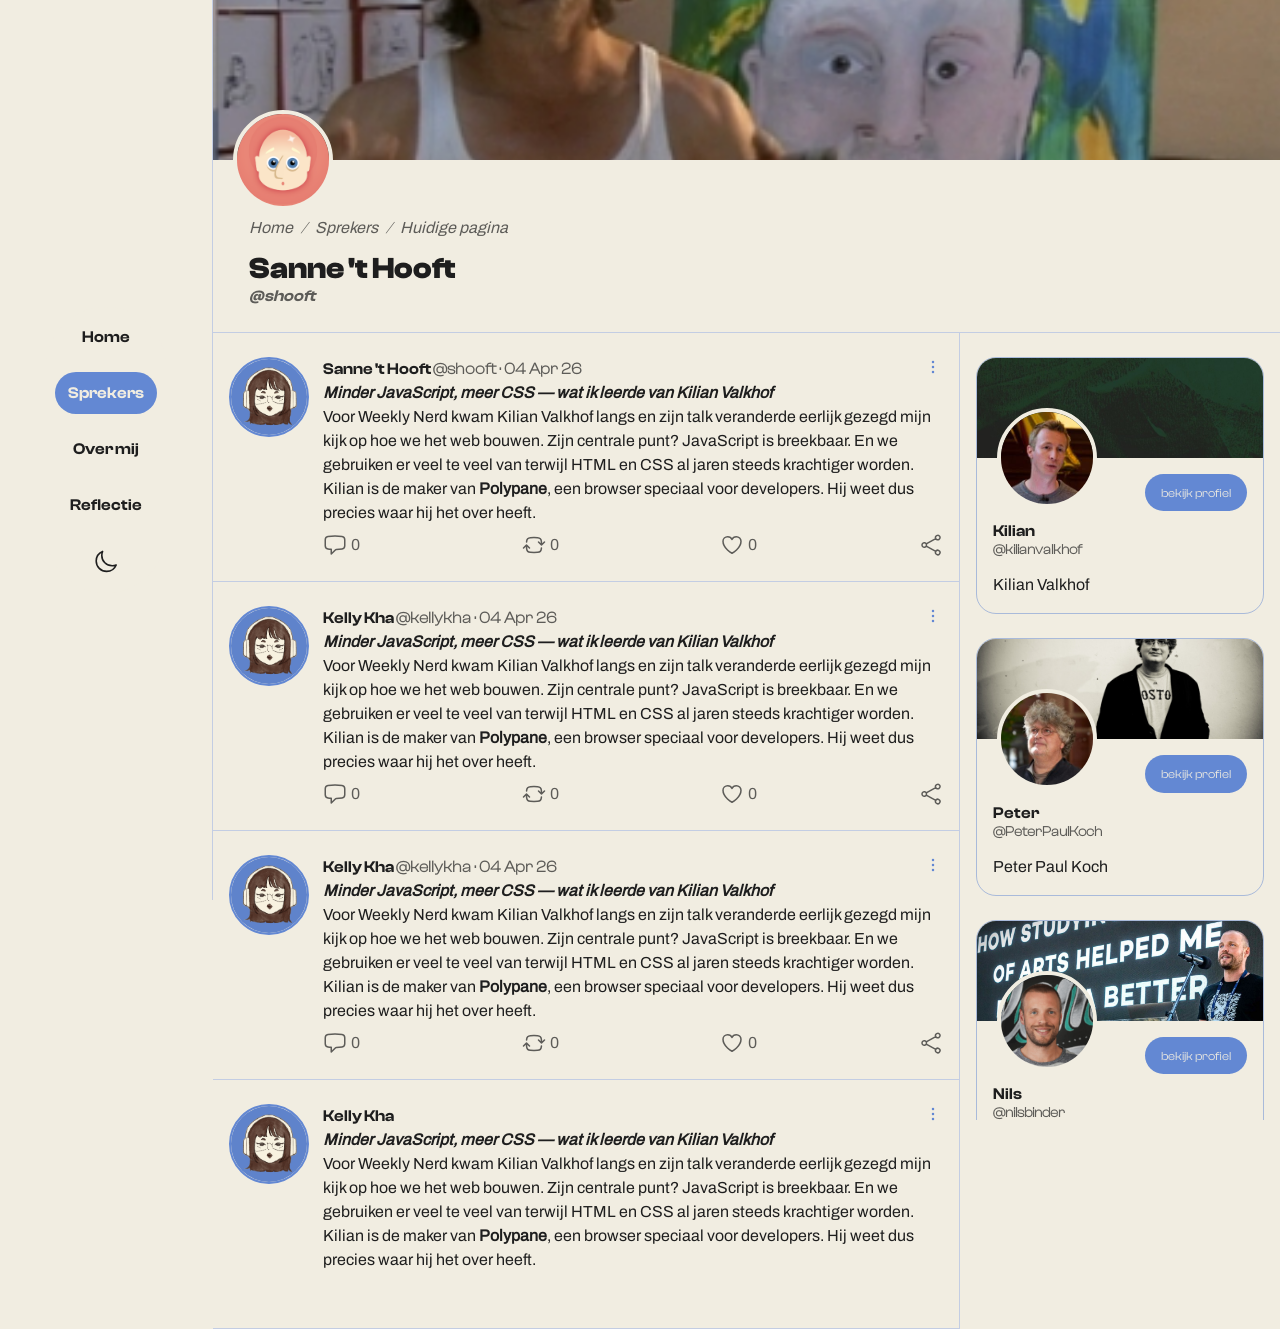
<file: sprekers/wn-sanne.html>
<!DOCTYPE html>
<html lang="en">
<head>
    <meta charset="UTF-8">
    <meta name="viewport" content="width=device-width, initial-scale=1.0">
    <title>Blog Kelly Kha</title>
    <link href="../styles/style.css" rel="stylesheet">
    <link rel="icon" type="image/png" sizes="32x32" href="../images/favicon-32x32.png?v=3">
</head>

<body class="container speakers twitterstyle">
    <header>
        <div>
            <a href="../index.html">
                <img class="logo" src="../images/logo.png" alt="logo">
            </a>

            <button class="menu">
                <svg xmlns="http://www.w3.org/2000/svg" fill="none" viewBox="0 0 24 24" stroke-width="1.5" stroke="currentColor">
                    <path stroke-linecap="round" stroke-linejoin="round" d="M3.75 6.75h16.5M3.75 12h16.5m-16.5 5.25h16.5" />
                </svg>
            </button>
        </div>


        <nav>
            <ul>
                <li><a href="../index.html">Home</a></li>
                <li><a class="active" href="../speakers.html">Sprekers</a></li>
                <li><a href="../about.html">Over mij</a></li>
                <li><a href="../reflection.html">Reflectie</a></li>

                <li>
                    <label for="colorscheme-btn">
                    <input type="checkbox" name="colorscheme-btn">
                    <svg xmlns="http://www.w3.org/2000/svg" fill="none" viewBox="0 0 24 24" stroke-width="1.5" stroke="currentColor" class="size-6">
                    <path stroke-linecap="round" stroke-linejoin="round" d="M21.752 15.002A9.72 9.72 0 0 1 18 15.75c-5.385 0-9.75-4.365-9.75-9.75 0-1.33.266-2.597.748-3.752A9.753 9.753 0 0 0 3 11.25C3 16.635 7.365 21 12.75 21a9.753 9.753 0 0 0 9.002-5.998Z" />
                    </svg>
                </label>
                </li>
            </ul>  
        </nav>
    </header>

    <section class="spreker-intro">
        <div class="banner">
            <div class="banner-img-container">
                <img class="banner-image" src="../images/spreker-sanne-header.png" alt="Sanne 't Hooft">
            </div>
            <div class="banner-photo">
                <img src="../images/spreker-sanne.png" alt="Sanne 't Hooft">
            </div>
        </div>

        <div class="banner-content">
            <nav class="breadcrumbs" aria-label="breadcrumb">
                <ol class="breadcrumb">
                    <li><a href="../index.html">Home</a></li> /
                    <li><a href="../speakers.html">Sprekers</a></li> /
                    <li><a href="#">Huidige pagina</a></li>
                </ol>
            </nav>
            <div>
                <h1>Sanne 't Hooft</h1>
                <p class="banner-username">@shooft</p>
            </div>
        </div>

        <div class="tab-nav">
            <button class="tab-btn active" data-tab="posts">Mijn posts</button>
            <button class="tab-btn" data-tab="speakers">Andere sprekers</button>
        </div>
    </section>

    <section class="tab-content" id="posts">
        <div class="content-post-container">
            <div class="post-profile-pic">
                <img src="../images/profile-pic.png" alt="Sanne 't Hooft">
            </div>

            <div class="content-post">
                <div class="content-post-username">
                    <h2>Sanne 't Hooft <span>@shooft · 04 Apr 26</span></h2>
                    <svg xmlns="http://www.w3.org/2000/svg" fill="none" viewBox="0 0 24 24" stroke-width="1.5" stroke="currentColor" class="size-6">
                    <path stroke-linecap="round" stroke-linejoin="round" d="M12 6.75a.75.75 0 1 1 0-1.5.75.75 0 0 1 0 1.5ZM12 12.75a.75.75 0 1 1 0-1.5.75.75 0 0 1 0 1.5ZM12 18.75a.75.75 0 1 1 0-1.5.75.75 0 0 1 0 1.5Z" />
                    </svg>

                </div>

                <div class="content-post-text">
                    <p><em><strong>Minder JavaScript, meer CSS — wat ik leerde van Kilian Valkhof</strong></em></p>
                    <p>
                    Voor Weekly Nerd kwam Kilian Valkhof langs en zijn talk veranderde eerlijk gezegd mijn kijk op hoe we het web bouwen. Zijn centrale punt? JavaScript is breekbaar. En we gebruiken er veel te veel van terwijl HTML en CSS al jaren steeds krachtiger worden.
                    Kilian is de maker van <strong>Polypane</strong>, een browser speciaal voor developers. Hij weet dus precies waar hij het over heeft.</p>
                </div>

                <div class="content-post-interactions">
                    <div>
                        <svg xmlns="http://www.w3.org/2000/svg" fill="none" viewBox="0 0 24 24" stroke-width="1.5" stroke="currentColor" class="size-6">
                        <path stroke-linecap="round" stroke-linejoin="round" d="M2.25 12.76c0 1.6 1.123 2.994 2.707 3.227 1.087.16 2.185.283 3.293.369V21l4.076-4.076a1.526 1.526 0 0 1 1.037-.443 48.282 48.282 0 0 0 5.68-.494c1.584-.233 2.707-1.626 2.707-3.228V6.741c0-1.602-1.123-2.995-2.707-3.228A48.394 48.394 0 0 0 12 3c-2.392 0-4.744.175-7.043.513C3.373 3.746 2.25 5.14 2.25 6.741v6.018Z" />
                        </svg> <p>0</p>
                    </div>

                    <div>
                        <svg xmlns="http://www.w3.org/2000/svg" fill="none" viewBox="0 0 24 24" stroke-width="1.5" stroke="currentColor" class="size-6">
                        <path stroke-linecap="round" stroke-linejoin="round" d="M19.5 12c0-1.232-.046-2.453-.138-3.662a4.006 4.006 0 0 0-3.7-3.7 48.678 48.678 0 0 0-7.324 0 4.006 4.006 0 0 0-3.7 3.7c-.017.22-.032.441-.046.662M19.5 12l3-3m-3 3-3-3m-12 3c0 1.232.046 2.453.138 3.662a4.006 4.006 0 0 0 3.7 3.7 48.656 48.656 0 0 0 7.324 0 4.006 4.006 0 0 0 3.7-3.7c.017-.22.032-.441.046-.662M4.5 12l3 3m-3-3-3 3" />
                        </svg> <p>0</p>
                    </div>

                    <div>
                        <svg xmlns="http://www.w3.org/2000/svg" fill="none" viewBox="0 0 24 24" stroke-width="1.5" stroke="currentColor" class="size-6">
                        <path stroke-linecap="round" stroke-linejoin="round" d="M21 8.25c0-2.485-2.099-4.5-4.688-4.5-1.935 0-3.597 1.126-4.312 2.733-.715-1.607-2.377-2.733-4.313-2.733C5.1 3.75 3 5.765 3 8.25c0 7.22 9 12 9 12s9-4.78 9-12Z" />
                        </svg> <p>0</p>
                    </div>

                    <svg xmlns="http://www.w3.org/2000/svg" fill="none" viewBox="0 0 24 24" stroke-width="1.5" stroke="currentColor" class="size-6">
                    <path stroke-linecap="round" stroke-linejoin="round" d="M7.217 10.907a2.25 2.25 0 1 0 0 2.186m0-2.186c.18.324.283.696.283 1.093s-.103.77-.283 1.093m0-2.186 9.566-5.314m-9.566 7.5 9.566 5.314m0 0a2.25 2.25 0 1 0 3.935 2.186 2.25 2.25 0 0 0-3.935-2.186Zm0-12.814a2.25 2.25 0 1 0 3.933-2.185 2.25 2.25 0 0 0-3.933 2.185Z" />
                    </svg>

                </div>
            </div>
        </div>

        <div class="content-post-container">
            <div class="post-profile-pic">
                <img src="../images/profile-pic.png" alt="Sanne 't Hooft">
            </div>

            <div class="content-post">
                <div class="content-post-username">
                    <h2>Kelly Kha <span>@kellykha · 04 Apr 26</span></h2>
                    <svg xmlns="http://www.w3.org/2000/svg" fill="none" viewBox="0 0 24 24" stroke-width="1.5" stroke="currentColor" class="size-6">
                    <path stroke-linecap="round" stroke-linejoin="round" d="M12 6.75a.75.75 0 1 1 0-1.5.75.75 0 0 1 0 1.5ZM12 12.75a.75.75 0 1 1 0-1.5.75.75 0 0 1 0 1.5ZM12 18.75a.75.75 0 1 1 0-1.5.75.75 0 0 1 0 1.5Z" />
                    </svg>

                </div>

                <div class="content-post-text">
                    <p><em><strong>Minder JavaScript, meer CSS — wat ik leerde van Kilian Valkhof</strong></em></p>
                    <p>
                    Voor Weekly Nerd kwam Kilian Valkhof langs en zijn talk veranderde eerlijk gezegd mijn kijk op hoe we het web bouwen. Zijn centrale punt? JavaScript is breekbaar. En we gebruiken er veel te veel van terwijl HTML en CSS al jaren steeds krachtiger worden.
                    Kilian is de maker van <strong>Polypane</strong>, een browser speciaal voor developers. Hij weet dus precies waar hij het over heeft.</p>
                </div>

                <div class="content-post-interactions">
                    <div>
                        <svg xmlns="http://www.w3.org/2000/svg" fill="none" viewBox="0 0 24 24" stroke-width="1.5" stroke="currentColor" class="size-6">
                        <path stroke-linecap="round" stroke-linejoin="round" d="M2.25 12.76c0 1.6 1.123 2.994 2.707 3.227 1.087.16 2.185.283 3.293.369V21l4.076-4.076a1.526 1.526 0 0 1 1.037-.443 48.282 48.282 0 0 0 5.68-.494c1.584-.233 2.707-1.626 2.707-3.228V6.741c0-1.602-1.123-2.995-2.707-3.228A48.394 48.394 0 0 0 12 3c-2.392 0-4.744.175-7.043.513C3.373 3.746 2.25 5.14 2.25 6.741v6.018Z" />
                        </svg> <p>0</p>
                    </div>

                    <div>
                        <svg xmlns="http://www.w3.org/2000/svg" fill="none" viewBox="0 0 24 24" stroke-width="1.5" stroke="currentColor" class="size-6">
                        <path stroke-linecap="round" stroke-linejoin="round" d="M19.5 12c0-1.232-.046-2.453-.138-3.662a4.006 4.006 0 0 0-3.7-3.7 48.678 48.678 0 0 0-7.324 0 4.006 4.006 0 0 0-3.7 3.7c-.017.22-.032.441-.046.662M19.5 12l3-3m-3 3-3-3m-12 3c0 1.232.046 2.453.138 3.662a4.006 4.006 0 0 0 3.7 3.7 48.656 48.656 0 0 0 7.324 0 4.006 4.006 0 0 0 3.7-3.7c.017-.22.032-.441.046-.662M4.5 12l3 3m-3-3-3 3" />
                        </svg> <p>0</p>
                    </div>

                    <div>
                        <svg xmlns="http://www.w3.org/2000/svg" fill="none" viewBox="0 0 24 24" stroke-width="1.5" stroke="currentColor" class="size-6">
                        <path stroke-linecap="round" stroke-linejoin="round" d="M21 8.25c0-2.485-2.099-4.5-4.688-4.5-1.935 0-3.597 1.126-4.312 2.733-.715-1.607-2.377-2.733-4.313-2.733C5.1 3.75 3 5.765 3 8.25c0 7.22 9 12 9 12s9-4.78 9-12Z" />
                        </svg> <p>0</p>
                    </div>

                    <svg xmlns="http://www.w3.org/2000/svg" fill="none" viewBox="0 0 24 24" stroke-width="1.5" stroke="currentColor" class="size-6">
                    <path stroke-linecap="round" stroke-linejoin="round" d="M7.217 10.907a2.25 2.25 0 1 0 0 2.186m0-2.186c.18.324.283.696.283 1.093s-.103.77-.283 1.093m0-2.186 9.566-5.314m-9.566 7.5 9.566 5.314m0 0a2.25 2.25 0 1 0 3.935 2.186 2.25 2.25 0 0 0-3.935-2.186Zm0-12.814a2.25 2.25 0 1 0 3.933-2.185 2.25 2.25 0 0 0-3.933 2.185Z" />
                    </svg>

                </div>
            </div>
        </div>

        <div class="content-post-container">
            <div class="post-profile-pic">
                <img src="../images/profile-pic.png" alt="">
            </div>

            <div class="content-post">
                <div class="content-post-username">
                    <h2>Kelly Kha <span>@kellykha · 04 Apr 26</span></h2>
                    <svg xmlns="http://www.w3.org/2000/svg" fill="none" viewBox="0 0 24 24" stroke-width="1.5" stroke="currentColor" class="size-6">
                    <path stroke-linecap="round" stroke-linejoin="round" d="M12 6.75a.75.75 0 1 1 0-1.5.75.75 0 0 1 0 1.5ZM12 12.75a.75.75 0 1 1 0-1.5.75.75 0 0 1 0 1.5ZM12 18.75a.75.75 0 1 1 0-1.5.75.75 0 0 1 0 1.5Z" />
                    </svg>

                </div>

                <div class="content-post-text">
                    <p><em><strong>Minder JavaScript, meer CSS — wat ik leerde van Kilian Valkhof</strong></em></p>
                    <p>
                    Voor Weekly Nerd kwam Kilian Valkhof langs en zijn talk veranderde eerlijk gezegd mijn kijk op hoe we het web bouwen. Zijn centrale punt? JavaScript is breekbaar. En we gebruiken er veel te veel van terwijl HTML en CSS al jaren steeds krachtiger worden.
                    Kilian is de maker van <strong>Polypane</strong>, een browser speciaal voor developers. Hij weet dus precies waar hij het over heeft.</p>
                </div>

                <div class="content-post-interactions">
                    <div>
                        <svg xmlns="http://www.w3.org/2000/svg" fill="none" viewBox="0 0 24 24" stroke-width="1.5" stroke="currentColor" class="size-6">
                        <path stroke-linecap="round" stroke-linejoin="round" d="M2.25 12.76c0 1.6 1.123 2.994 2.707 3.227 1.087.16 2.185.283 3.293.369V21l4.076-4.076a1.526 1.526 0 0 1 1.037-.443 48.282 48.282 0 0 0 5.68-.494c1.584-.233 2.707-1.626 2.707-3.228V6.741c0-1.602-1.123-2.995-2.707-3.228A48.394 48.394 0 0 0 12 3c-2.392 0-4.744.175-7.043.513C3.373 3.746 2.25 5.14 2.25 6.741v6.018Z" />
                        </svg> <p>0</p>
                    </div>

                    <div>
                        <svg xmlns="http://www.w3.org/2000/svg" fill="none" viewBox="0 0 24 24" stroke-width="1.5" stroke="currentColor" class="size-6">
                        <path stroke-linecap="round" stroke-linejoin="round" d="M19.5 12c0-1.232-.046-2.453-.138-3.662a4.006 4.006 0 0 0-3.7-3.7 48.678 48.678 0 0 0-7.324 0 4.006 4.006 0 0 0-3.7 3.7c-.017.22-.032.441-.046.662M19.5 12l3-3m-3 3-3-3m-12 3c0 1.232.046 2.453.138 3.662a4.006 4.006 0 0 0 3.7 3.7 48.656 48.656 0 0 0 7.324 0 4.006 4.006 0 0 0 3.7-3.7c.017-.22.032-.441.046-.662M4.5 12l3 3m-3-3-3 3" />
                        </svg> <p>0</p>
                    </div>

                    <div>
                        <svg xmlns="http://www.w3.org/2000/svg" fill="none" viewBox="0 0 24 24" stroke-width="1.5" stroke="currentColor" class="size-6">
                        <path stroke-linecap="round" stroke-linejoin="round" d="M21 8.25c0-2.485-2.099-4.5-4.688-4.5-1.935 0-3.597 1.126-4.312 2.733-.715-1.607-2.377-2.733-4.313-2.733C5.1 3.75 3 5.765 3 8.25c0 7.22 9 12 9 12s9-4.78 9-12Z" />
                        </svg> <p>0</p>
                    </div>

                    <svg xmlns="http://www.w3.org/2000/svg" fill="none" viewBox="0 0 24 24" stroke-width="1.5" stroke="currentColor" class="size-6">
                    <path stroke-linecap="round" stroke-linejoin="round" d="M7.217 10.907a2.25 2.25 0 1 0 0 2.186m0-2.186c.18.324.283.696.283 1.093s-.103.77-.283 1.093m0-2.186 9.566-5.314m-9.566 7.5 9.566 5.314m0 0a2.25 2.25 0 1 0 3.935 2.186 2.25 2.25 0 0 0-3.935-2.186Zm0-12.814a2.25 2.25 0 1 0 3.933-2.185 2.25 2.25 0 0 0-3.933 2.185Z" />
                    </svg>

                </div>
            </div>
        </div>

        <div class="content-post-container">
            <div class="post-profile-pic">
                <img src="../images/profile-pic.png" alt="">
            </div>

            <div class="content-post">
                <div class="content-post-username">
                    <h2>Kelly Kha <span>@kellykha · 04 Apr 26</span></h2>
                    <svg xmlns="http://www.w3.org/2000/svg" fill="none" viewBox="0 0 24 24" stroke-width="1.5" stroke="currentColor" class="size-6">
                    <path stroke-linecap="round" stroke-linejoin="round" d="M12 6.75a.75.75 0 1 1 0-1.5.75.75 0 0 1 0 1.5ZM12 12.75a.75.75 0 1 1 0-1.5.75.75 0 0 1 0 1.5ZM12 18.75a.75.75 0 1 1 0-1.5.75.75 0 0 1 0 1.5Z" />
                    </svg>

                </div>

                <div class="content-post-text">
                    <p><em><strong>Minder JavaScript, meer CSS — wat ik leerde van Kilian Valkhof</strong></em></p>
                    <p>
                    Voor Weekly Nerd kwam Kilian Valkhof langs en zijn talk veranderde eerlijk gezegd mijn kijk op hoe we het web bouwen. Zijn centrale punt? JavaScript is breekbaar. En we gebruiken er veel te veel van terwijl HTML en CSS al jaren steeds krachtiger worden.
                    Kilian is de maker van <strong>Polypane</strong>, een browser speciaal voor developers. Hij weet dus precies waar hij het over heeft.</p>
                </div>

                <div class="content-post-interactions">
                    <div>
                        <svg xmlns="http://www.w3.org/2000/svg" fill="none" viewBox="0 0 24 24" stroke-width="1.5" stroke="currentColor" class="size-6">
                        <path stroke-linecap="round" stroke-linejoin="round" d="M2.25 12.76c0 1.6 1.123 2.994 2.707 3.227 1.087.16 2.185.283 3.293.369V21l4.076-4.076a1.526 1.526 0 0 1 1.037-.443 48.282 48.282 0 0 0 5.68-.494c1.584-.233 2.707-1.626 2.707-3.228V6.741c0-1.602-1.123-2.995-2.707-3.228A48.394 48.394 0 0 0 12 3c-2.392 0-4.744.175-7.043.513C3.373 3.746 2.25 5.14 2.25 6.741v6.018Z" />
                        </svg> <p>0</p>
                    </div>

                    <div>
                        <svg xmlns="http://www.w3.org/2000/svg" fill="none" viewBox="0 0 24 24" stroke-width="1.5" stroke="currentColor" class="size-6">
                        <path stroke-linecap="round" stroke-linejoin="round" d="M19.5 12c0-1.232-.046-2.453-.138-3.662a4.006 4.006 0 0 0-3.7-3.7 48.678 48.678 0 0 0-7.324 0 4.006 4.006 0 0 0-3.7 3.7c-.017.22-.032.441-.046.662M19.5 12l3-3m-3 3-3-3m-12 3c0 1.232.046 2.453.138 3.662a4.006 4.006 0 0 0 3.7 3.7 48.656 48.656 0 0 0 7.324 0 4.006 4.006 0 0 0 3.7-3.7c.017-.22.032-.441.046-.662M4.5 12l3 3m-3-3-3 3" />
                        </svg> <p>0</p>
                    </div>

                    <div>
                        <svg xmlns="http://www.w3.org/2000/svg" fill="none" viewBox="0 0 24 24" stroke-width="1.5" stroke="currentColor" class="size-6">
                        <path stroke-linecap="round" stroke-linejoin="round" d="M21 8.25c0-2.485-2.099-4.5-4.688-4.5-1.935 0-3.597 1.126-4.312 2.733-.715-1.607-2.377-2.733-4.313-2.733C5.1 3.75 3 5.765 3 8.25c0 7.22 9 12 9 12s9-4.78 9-12Z" />
                        </svg> <p>0</p>
                    </div>

                    <svg xmlns="http://www.w3.org/2000/svg" fill="none" viewBox="0 0 24 24" stroke-width="1.5" stroke="currentColor" class="size-6">
                    <path stroke-linecap="round" stroke-linejoin="round" d="M7.217 10.907a2.25 2.25 0 1 0 0 2.186m0-2.186c.18.324.283.696.283 1.093s-.103.77-.283 1.093m0-2.186 9.566-5.314m-9.566 7.5 9.566 5.314m0 0a2.25 2.25 0 1 0 3.935 2.186 2.25 2.25 0 0 0-3.935-2.186Zm0-12.814a2.25 2.25 0 1 0 3.933-2.185 2.25 2.25 0 0 0-3.933 2.185Z" />
                    </svg>

                </div>
            </div>
        </div>
    </section>

    <div id="speakers-component"></div>

    <!-- <footer>
        <p>© 2026 Kelly Kha. Alle rechten voorbehouden.</p>
    </footer> -->

    <script src="../script/script.js"></script>
</body>
</html>

<script>
    fetch("/components/speakers.html")
    .then(response => response.text())
    .then(data => {
        document.getElementById("speakers-component").innerHTML = data;

        document.querySelector('a[href="/sprekers/wn-sanne.html"]')
            .closest(".speaker-content-container")
            .remove();
            
        initTabs() 
    });

</script>
</file>
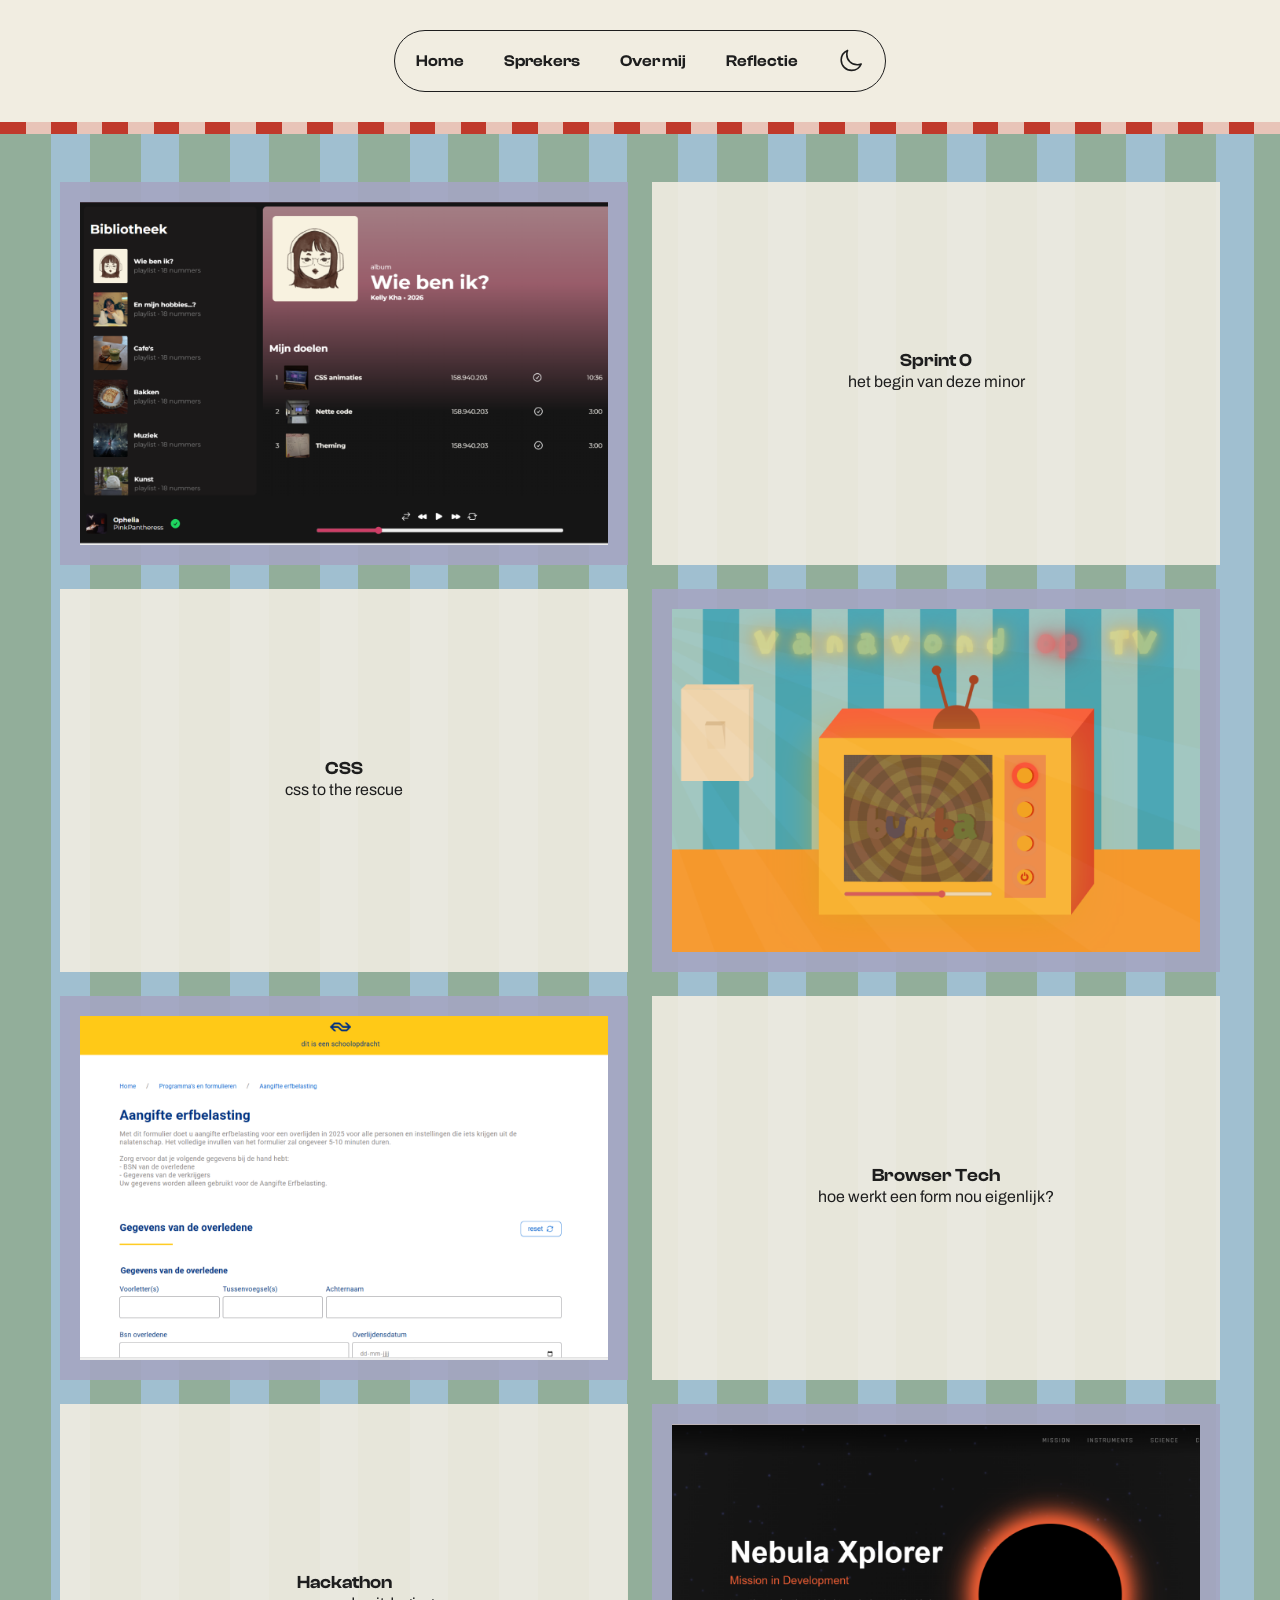
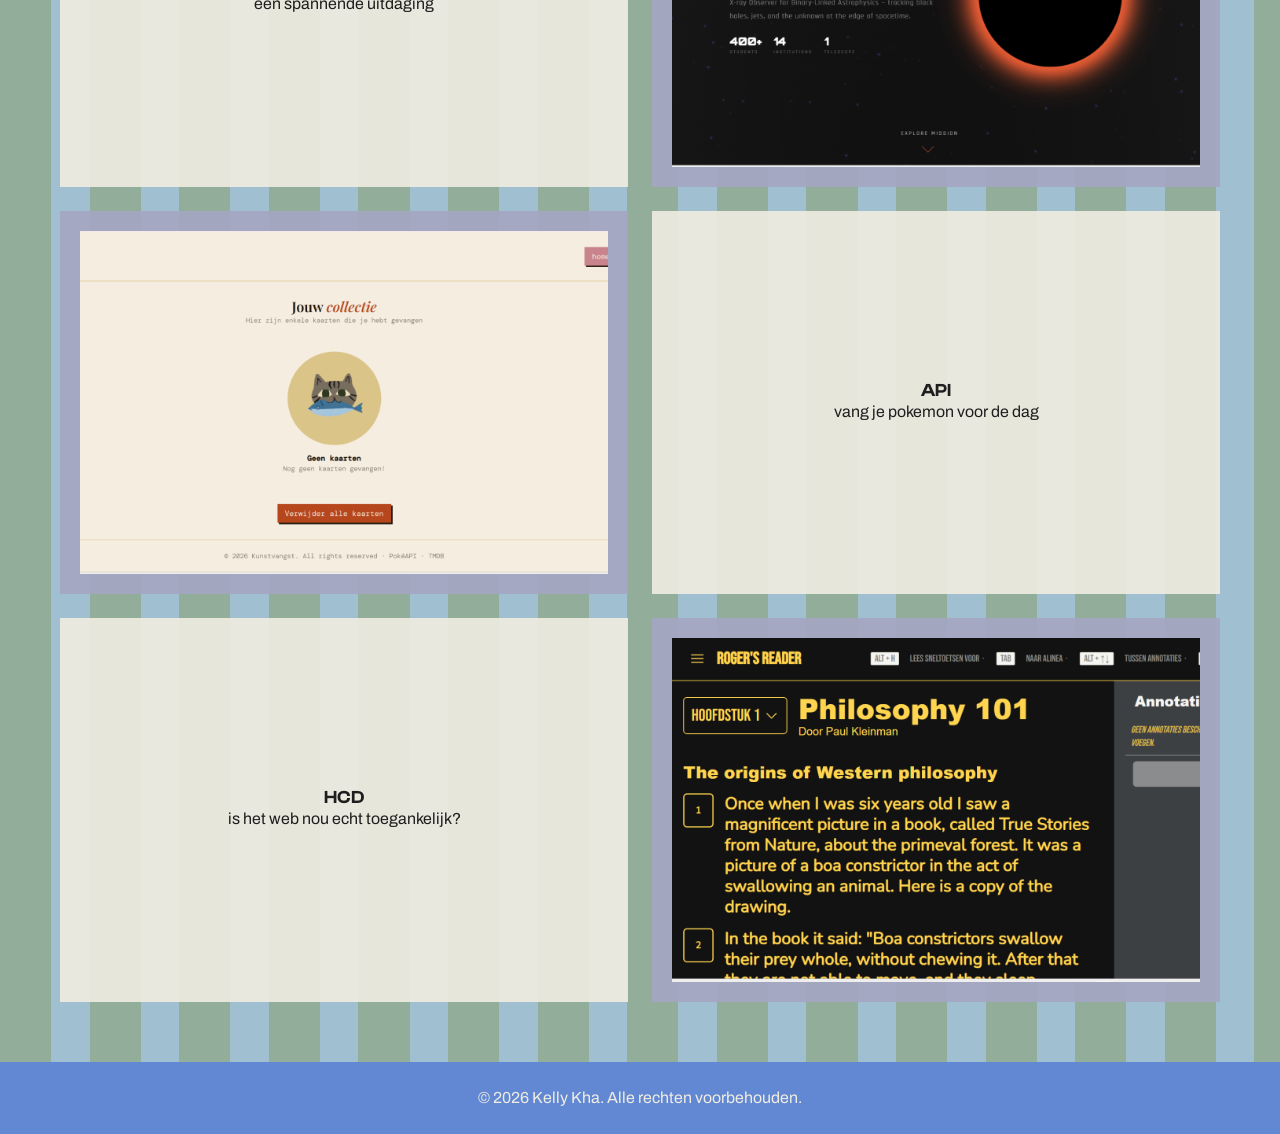
<file: vakken/vakken.html>
<!DOCTYPE html>
<html lang="en">

<head>
    <meta charset="UTF-8">
    <meta name="viewport" content="width=device-width, initial-scale=1.0">
    <title>Blog Kelly Kha</title>
    <link href="../styles/style.css" rel="stylesheet">
    <link rel="icon" type="image/png" sizes="32x32" href="../images/favicon-32x32.png?v=3">
</head>

<body class="container vakken-page">
    <div class="overlay"></div>
    <header>
        <div>
            <a href="../index.html">
                <img class="logo" src="../images/logo.png" alt="logo">
            </a>

            <button class="menu">
                <svg xmlns="http://www.w3.org/2000/svg" fill="none" viewBox="0 0 24 24" stroke-width="1.5"
                    stroke="currentColor">
                    <path stroke-linecap="round" stroke-linejoin="round"
                        d="M3.75 6.75h16.5M3.75 12h16.5m-16.5 5.25h16.5" />
                </svg>
            </button>
        </div>


        <nav>
            <ul>
                <li><a href="../index.html">Home</a></li>
                <li><a href="../speakers.html">Sprekers</a></li>
                <li><a href="../about.html">Over mij</a></li>
                <li><a href="../reflection.html">Reflectie</a></li>

                <li>
                    <label for="colorscheme-btn">
                        <input type="checkbox" name="colorscheme-btn">
                        <svg xmlns="http://www.w3.org/2000/svg" fill="none" viewBox="0 0 24 24" stroke-width="1.5"
                            stroke="currentColor" class="size-6">
                            <path stroke-linecap="round" stroke-linejoin="round"
                                d="M21.752 15.002A9.72 9.72 0 0 1 18 15.75c-5.385 0-9.75-4.365-9.75-9.75 0-1.33.266-2.597.748-3.752A9.753 9.753 0 0 0 3 11.25C3 16.635 7.365 21 12.75 21a9.753 9.753 0 0 0 9.002-5.998Z" />
                        </svg>
                    </label>
                </li>
            </ul>
        </nav>

    </header>

    <main>
        <!-- <section class="wrapper-vakken">
            <div class="vakken-title">
                <h2>Vakken</h2>
                <a href="../vakken/vakken.html">bekijk alle vakken</a>
            </div>

            <div class="vakken-container">
                <div class="vak">
                    <div class="vak-text">
                        <div class="vak-gradient"></div>
                        <h3>Sprint 0</h3>
                        <p>het begin van deze minor</p>
                    </div>
                </div>

                <div class="vak">
                    <div class="vak-text">
                        <div class="vak-gradient"></div>
                        <h3>CSS</h3>
                        <p>css to the resue</p>
                    </div>
                </div>

                <div class="vak">
                    <div class="vak-text">
                        <div class="vak-gradient"></div>
                        <h3>Browser Tech</h3>
                        <p>hoe werkt een form nou eigenlijk?</p>
                    </div>
                </div>
            </div>
        </section> -->
    
        <section class="alle-vakken">

            <div class="alle-vakken-img" id="vak-sprint-0">
                <a href="https://kellyk15.github.io/web-dd-kelly/" target="_blank">
                    <img src="../images/vak-sprint-0.png" alt="Sprint 0">
                </a>
            </div>
            <div class="alle-vakken-details" id="vak-sprint-0">
                <h3>Sprint 0</h3>
                <p>het begin van deze minor</p>
            </div>

            <div class="alle-vakken-details" id="vak-css">
                <h3>CSS</h3>
                <p>css to the rescue</p>
            </div>
            <div class="alle-vakken-img" id="vak-css">
                <a href="https://kellyk15.github.io/web-dd-css-to-the-rescue/" target="_blank">
                    <img src="../images/vak-css.png" alt="CSS">
                </a>
            </div>



            <div class="alle-vakken-img" id="vak-bt">
                <a href="https://kellyk15.github.io/web-dd-bt-kelly/" target="_blank">
                    <img src="../images/vak-bt.png" alt="Browser Tech">
                </a>
            </div>
            <div class="alle-vakken-details" id="vak-bt">
                <h3>Browser Tech</h3>
                <p>hoe werkt een form nou eigenlijk?</p>
            </div>

            <div class="alle-vakken-details" id="vak-hackathon">
                <h3>Hackathon</h3>
                <p>een spannende uitdaging</p>
            </div>
            <div class="alle-vakken-img" id="vak-hackathon">
                <a href="https://jooosty.github.io/Space-Potatoes/" target="_blank">
                    <img src="../images/vak-hackathon.png" alt="Hackathon">
                </a>
            </div>



            <div class="alle-vakken-img" id="vak-api">
                <a href="https://kunstvangst.onrender.com/" target="_blank">
                    <img src="../images/vak-api.png" alt="API">
                </a>
            </div>
            <div class="alle-vakken-details" id="vak-api">
                <h3>API</h3>
                <p>vang je pokemon voor de dag</p>
            </div>

            <div class="alle-vakken-details" id="vak-hcd">
                <h3>HCD</h3>
                <p>is het web nou echt toegankelijk?</p>
            </div>
            <div class="alle-vakken-img" id="vak-hcd">
                <a href="https://kellyk15.github.io/web-dd-hcd/" target="_blank">
                    <img src="../images/vak-hcd.png" alt="HCD">
                </a>
            </div>
            
        </section>
    </main>


    <footer>
        <p>© 2026 Kelly Kha. Alle rechten voorbehouden.</p>
    </footer>
    <script src="../script/script.js"></script>
</body>

</html>
</file>
<file: styles/style.css>
@import "./fonts.css";
@import "./base.css";
@import "./spreker.css";
@import "./vakken.css";
@import "./reflection.css";

section {
    display: flex;
    flex-direction: column;
    align-items: center;
    gap: var(--size-xl);

    width: 100%;
    padding: var(--size-4xl) var(--size-2xl);
}

.overlay {
    display: none;
    position: fixed;
    inset: 0;
    background-color: rgba(0, 0, 0, 0.6);
    z-index: 5;
    transition: opacity 0.3s ease;
}

body.dimmed .overlay {
    display: block;
}

body.index h1,
body.index h2 {
    color: var(--colour-primary);
}

/* header styling */
.header-container {
    display: flex;
    flex-direction: column;
    gap: var(--size-base);
    width: 100%;

    text-align: center;

    & div:nth-of-type(1) {
        display: flex;
        flex-direction: column;
        gap: var(--size-xxs);
    }

    & h2 {
        font-size: var(--size-xl);
    }
}

.header-image {
    position: relative;
    margin-top: var(--size-xl);
    min-height: 200px;
    width: 100%;

    & img {
        position: absolute;
        left: 50%;
        transform: translateX(-50%);
        bottom: 0;

        transition: transform 0.3s ease;
    }

    & .item-header:nth-child(2) {
        width: 40vw;
        transform: translate(-90%, 0%) rotate(-10deg);
        cursor: pointer;
    }

    & .item-header:nth-child(2):hover {
        transform: translate(-90%, -25%) rotate(-10deg);
    }

    & .item-header:nth-child(2).is-active {
        z-index: 101;
        transform: translate(-50%, -200%) rotate(0deg) scale(1.3);
    }

    & .item-header:nth-child(3) {
        width: 50vw;
        transform: translate(0%, 0%) rotate(10deg);
        cursor: pointer;

        &:hover {
            transform: translate(0%, -25%) rotate(-10deg);
        }

        &.is-active {
            z-index: 101;
            transform: translate(-50%, -200%) rotate(0deg) scale(1.3);
        }
    }

    & .item-header:nth-child(4) {
        width: 40vw;
        transform: translate(-20%, 0%) rotate(0deg);
        cursor: pointer;

        &:hover {
            transform: translate(-20%, -25%) rotate(10deg);
        }

        &.is-active {
            z-index: 101;
            transform: translate(-50%, -200%) rotate(10deg) scale(1.3);
        }
    }
}

.popup {
    display: none;
    position: fixed;
    top: 50%;
    left: 50%;
    transform: translate(-52%, -20%);
    background: var(--colour-background);
    padding: 2rem;
    border-radius: 1rem;
    z-index: 100;
    min-width: 80vw;
}

.popup.is-active {
    display: block;
}

.popup-close {
    position: absolute;
    top: 1rem;
    right: 1rem;
    background: none;
    border: none;
    cursor: pointer;
    font-size: 1rem;
}

.dimmed::before {
    content: '';
    position: fixed;
    inset: 0;
    background: rgba(0, 0, 0, 0.5);
    z-index: 99;
}

/* spreker styling */
.spreker-content {
    text-align: center;
}

.index {
    overflow-x: hidden;
}

/* flip animatie */
/* .sprekers-container{
  perspective: 800px;
}

.sprekers-cardd {
  position: relative;
  width: 200px;
  height: 200px;
  transform-style: preserve-3d;
}

.sprekers-card:hover {
  animation: flip 4s infinite linear;
}

.front, .back {
  position: absolute;
  width: 100%;
  height: 100%;
  backface-visibility: hidden;
}

.back {
  transform: rotateY(180deg);
  background: lightcoral;
}

.front {
  background: lightblue;
}

@keyframes flip {
  to {
    transform: rotateY(360deg);
  }
} */

.sprekers-container {
    perspective: 800px;
    padding: 20px;

    display: flex;
    flex-direction: column;
    justify-content: center;
    gap: var(--size-4xl);
    cursor: pointer;
}

.sprekers-card {
    position: relative;
    width: 200px;
    height: 200px;
    transform-style: preserve-3d;

    transition: transform 0.6s;
}

/* de hover zit nu op een container ipv de kaart zelf zodat hover het niet raar doet */
.sprekers-card-container:hover .sprekers-card {
    transform: rotateY(180deg) scale(1.2);
    z-index: 2;
}

.sprekers-container:has(.sprekers-card:hover) .sprekers-card {
    transform: scale(0.9);

    & img {
        filter: brightness(0.7) grayscale(100%);
    }
}

.sprekers-container:has(.sprekers-card:hover) .sprekers-card:hover {
    transform: rotateY(180deg) scale(1.2);

    & img {
        filter: brightness(0.7) grayscale(0%);
    }
}

.front,
.back {
    border-radius: var(--size-2xl);
    overflow: hidden;
    position: absolute;
    width: 100%;
    height: 100%;
    backface-visibility: hidden;
}

.front img {
    width: 100%;
    height: 100%;
    object-fit: cover;
    filter: brightness(0.7);
}

.sprekers-card button {
    position: absolute;
    width: 40px;
    height: 40px;
    bottom: 1em;
    right: 1em;

    background: var(--colour-primary);
    border-radius: 50%;
    border: none;
    cursor: pointer;
    padding: 8px;

    & svg {
        color: var(--colour-background);
    }
}

.back {
    background: var(--colour-text);
    color: var(--colour-background);
    transform: rotateY(180deg);
    padding: var(--size-2xl) var(--size-xl);

    display: flex;
    flex-direction: column;
    gap: var(--size-base);
    justify-content: center;
    align-items: center;
}

.back h2 {
    color: var(--colour-background);
    font-family: "ClashDisplay-semibold", serif;
    text-transform: uppercase;
}

.back-content {
    display: flex;
    width: 100%;
    flex-direction: column;
    justify-content: center;
    align-items: center;
    gap: var(--size-xxs);
}

.back p {
    font-family: "Archivo-Regular", serif;
    font-size: var(--size-xs);
    text-align: center;

    border: solid 1px var(--colour-background);
    width: 100%;
    border-radius: 25px;
    padding: var(--size-xxs) var(--size-xs);
}

/* .sprekers-container{
    animation-name: appear-from-left;
    animation-timeline: view();
    animation-range: cover 0% contain 10%;
    animation-fill-mode: both;
} */

.spreker-content h1,
.spreker-content p:not(.back-content p) {
    animation-name: appear-from-right;
    animation-timeline: view();
    animation-range: cover 0% contain 50%;
    animation-fill-mode: both;
}

footer {
    text-align: center;
    padding: var(--size-2xl) var(--size-2xl);
    background-color: var(--colour-primary);
    color: var(--colour-background);
    font-family: "Archivo-Regular", serif;
    font-size: var(--size-sm);
}

/* vakken */
/* .vakken-content-wrapper {
}
.vakken-content {
    display: flex;
    flex-direction: column;
    gap: var(--size-4xl);
    width: 100%;
}

.vakken-content .vak-link {
    display: block;
    width: 100%;
    border: 1px solid var(--colour-primary);
    border-radius: var(--size-2xl);
    padding: var(--size-2xl);
    background-color: var(--colour-background);
    text-decoration: none;
    color: var(--colour-text);

    & article {
        display: flex;
        flex-direction: column;
        gap: var(--size-2xl);
        align-items: center;

        & div{
            display: flex;
            flex-direction: column;
            gap: var(--size-xxs);
            align-items: center;
        }

        & button{
            background-color: var(--colour-primary);
            color: var(--colour-background);
            border: none;
            width: 60%;
            text-transform: uppercase;
            padding: var(--size-xxs) var(--size-base);
            border-radius: 25px;
        }
    }

    & img {
        width: 100%;
        height: 200px;
        object-fit: cover;
        border-radius: var(--size-2xl);
    }
} */

.wrapper-vakken {
    display: flex;
    flex-direction: column;
    width: 100%;

    & .vakken-title {
        display: flex;
        justify-content: space-between;
        width: 100%;

        & a {
            text-decoration: none;
            color: var(--colour-primary);
            font-family: "Archivo-Regular", serif;

            display: flex;
            align-items: center;
            gap: var(--size-xxs);

            &::after {
                content: url("data:image/svg+xml,%3Csvg xmlns='http://www.w3.org/2000/svg' fill='none' viewBox='0 0 24 24' stroke-width='1.5' stroke='%236388d3' width='16' height='16'%3E%3Cpath stroke-linecap='round' stroke-linejoin='round' d='m8.25 4.5 7.5 7.5-7.5 7.5'/%3E%3C/svg%3E");
                display: block;
                transition: width 0.3s;
                height: 20px;
            }
        }
    }
}


.vakken-container {
    display: flex;
    flex-direction: column;
    gap: var(--size-2xl);
    width: 100%;

    & .vak {
        background-color: var(--colour-primary);
        height: 200px;
        display: flex;
        flex-direction: column;
        justify-content: flex-end;
        padding: var(--size-sm);
        position: relative;
        overflow: hidden;

        background-image: url('../images/vak-sprint-0.png');
        background-size: cover;
        background-position: center;
        background-repeat: no-repeat;

        & .vak-gradient {
            /* opacity: 0; */
            width: 100%;
            height: 100%;
            background: #91a6c7;
            background: linear-gradient(180deg, rgba(145, 166, 199, 0) 28%, rgba(12, 34, 66, 1) 100%);
            position: absolute;
            z-index: 0;
            top: 0;
            left: 0;

            transition: all 0.3s ease;
        }

        & .vak-text h3,
        & .vak-text p {
            /* opacity: 0; */
            color: var(--colour-background);
            position: relative;
            z-index: 1;

            transition: all 0.3s ease;
        }
    }

    #vak-2 {
        background-image: url('../images/vak-css.png');
    }

    #vak-3 {
        background-image: url('../images/vak-bt.png');
    }

    /* & .vak:hover .vak-gradient,
    & .vak:hover .vak-text h3,
    & .vak:hover .vak-text p {
        opacity: 1;
    } */
}

/* animaties */
@keyframes appear {
    0% {
        opacity: 0%;
        scale: 0.5;
    }

    100% {
        opacity: 1;
        scale: 1;
    }
}

@keyframes appear-from-left {
    0% {
        transform: translateX(-100%);
    }

    100% {
        transform: translateX(0);
    }
}

@keyframes appear-from-right {
    0% {
        transform: translateX(100%);
    }

    100% {
        transform: translateX(0);
    }
}

@media (min-width: 768px) {
    .container {
        max-width: 768px;
    }

    section {
        padding: var(--size-6xl) var(--size-4xl);
    }

    p {
        font-size: var(--size-sm);
    }

    .header-container {
        align-self: center;
        text-align: center;
        width: 60%;

        margin-top: -5em;

        & div:nth-of-type(1) {
            display: flex;
            flex-direction: column;
            gap: var(--size-xxs);
        }

        & .header-image {
            position: relative;
            margin-top: var(--size-9xl);
            min-height: 300px;
            width: 100%;

            & img {
                position: absolute;
                left: 50%;
                transform: translateX(-50%);
                bottom: 0;

                transition: transform 0.3s ease;
            }

            & .item-header:nth-child(2) {
                width: 15vw;
                transform: translate(-120%, -60%) rotate(-10deg);
                cursor: pointer;
            }

            & .item-header:nth-child(2):hover {
                transform: translate(-120%, -75%) rotate(-10deg);
            }

            & .item-header:nth-child(2).is-active {
                transform: translate(-240%, -140%) rotate(0deg) scale(1.8);
            }

            & .item-header:nth-child(3) {
                width: 25vw;
                transform: translate(0%, 0%) rotate(10deg);
                cursor: pointer;

                &:hover {
                    transform: translate(0%, -25%) rotate(10deg);
                }

                &.is-active {
                    transform: translate(-170%, -60%) rotate(0deg) scale(1.8);
                }
            }

            & .item-header:nth-child(4) {
                width: 15vw;
                transform: translate(-40%, -40%) rotate(0deg);
                cursor: pointer;

                &:hover {
                    transform: translate(-40%, -65%) rotate(0deg);
                }

                &.is-active {
                    transform: translate(-220%, -100%) rotate(10deg) scale(1.8);
                }
            }
        }
    }

    .popup {
        top: 50%;
        left: 50%;
        transform: translate(-30%, -50%);
        padding: 2rem;
        border-radius: 1rem;
        z-index: 100;
        min-width: 300px;
    }

    .index {
        gap: var(--size-9xl);
    }

    .index h1,
    .speakers h1 {
        font-size: var(--size-8xl);
        font-style: italic;
        color: var(--colour-primary);
    }

    .index h2 {
        font-size: var(--size-xl);
        color: var(--colour-primary);
        font-family: "ClashDisplay-light", serif;
        text-transform: uppercase;
    }

    .back h2 {
        font-size: var(--size-xl);
    }

    .sprekers-container {
        flex-direction: row;
        max-width: 100%;
        flex-wrap: wrap;
    }

    .sprekers-container {
        animation-name: appear-from-left;
        animation-timeline: view();
        animation-range: cover 0% contain 10%;
        animation-fill-mode: both;
    }

    .vakken-content {
        display: grid;
        grid-template-columns: repeat(3, 1fr);
    }

    .wrapper-vakken {
        & h2 {
            font-size: var(--size-4xl);
            font-family: 'clashdisplay-semibold', serif;
            font-style: italic;
        }

        & .vakken-container {
            display: grid;
            grid-template-columns: repeat(3, 1fr);
            gap: var(--size-2xl);

            & .vak {
                height: 300px;
            }
        }
    }
}

@media (min-width: 1024px) {
    .container {
        max-width: 1024px;
    }

    section {
        padding: var(--size-6xl) var(--size-6xl);
    }

    p {
        font-size: var(--size-base);
    }

    .vakken-container {
        & .vak-gradient,
        & .vak-text h3,
        & .vak-text p{
            opacity: 0;
            transform: translateY(10px);
        }

        & .vak:hover .vak-gradient,
        & .vak:hover .vak-text h3,
        & .vak:hover .vak-text p {
            opacity: 1;
            transform: translateY(0);
        }
    }
}

@media (min-width: 1280px) {
    .container {
        max-width: 1280px;
    }
}

@media (min-width: 1536px) {
    .container {
        max-width: 1536px;
    }
}
</file>
